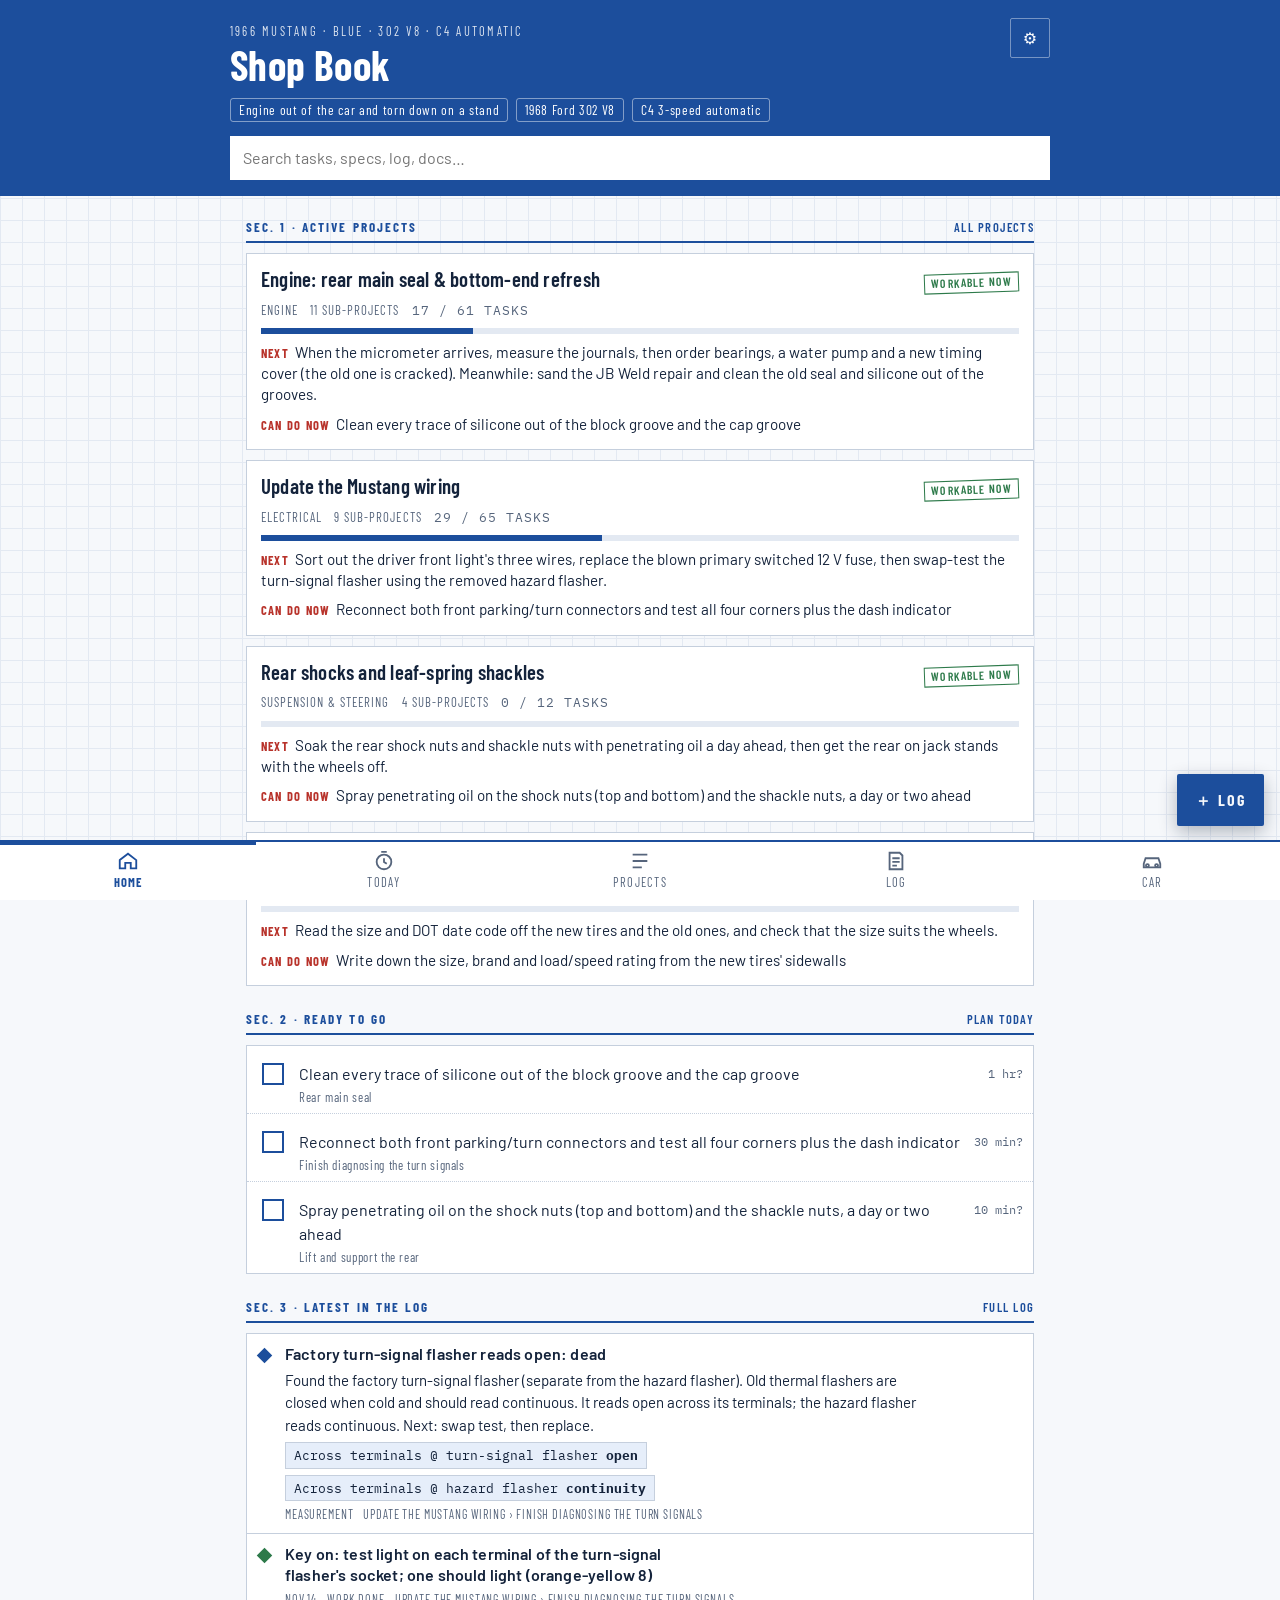
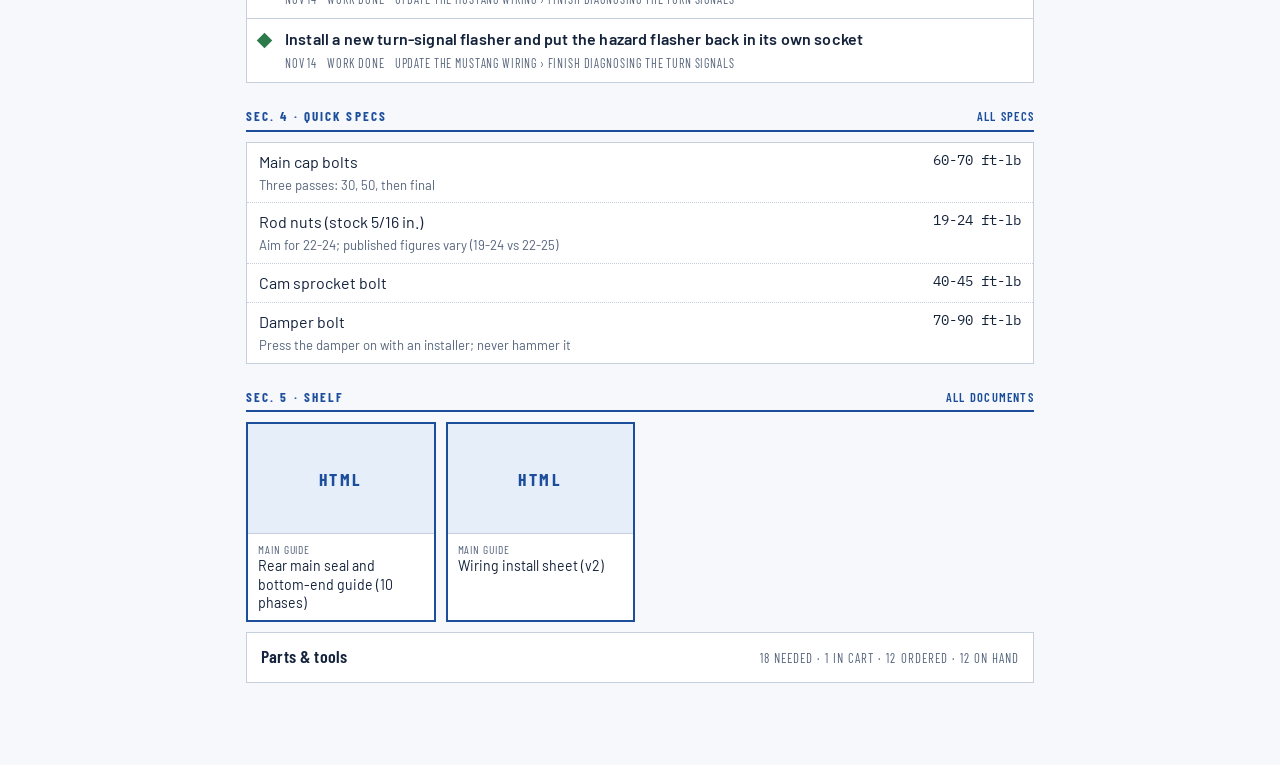
<file: index.html>
<!doctype html>
<html lang="en">
<head>
<meta charset="utf-8">
<meta name="viewport" content="width=device-width,initial-scale=1,viewport-fit=cover">
<title>Shop Book</title>
<meta name="description" content="Projects, work log and specs for a 1966 Mustang.">
<meta name="theme-color" content="#1c4e9c">
<meta name="robots" content="noindex">
<link rel="manifest" href="manifest.webmanifest">
<link rel="icon" href="icons/icon.svg" type="image/svg+xml">
<link rel="apple-touch-icon" href="icons/icon-192.png">
<meta name="apple-mobile-web-app-capable" content="yes">
<meta name="apple-mobile-web-app-status-bar-style" content="black-translucent">
<link rel="preconnect" href="https://fonts.googleapis.com">
<link rel="preconnect" href="https://fonts.gstatic.com" crossorigin>
<link rel="stylesheet" href="https://fonts.googleapis.com/css2?family=Barlow+Condensed:wght@500;600;700&family=Barlow:wght@400;500;600&family=IBM+Plex+Mono:wght@400;500&display=swap">
<link rel="stylesheet" href="app/style.css">
</head>
<body>
<a id="sync" href="#/settings" hidden></a>
<main id="view"><div class="page"><p class="muted">Loading the shop book…</p></div></main>
<button class="fab" id="fab" type="button" aria-label="Log something">＋ LOG</button>
<nav id="tabs" aria-label="Main">
  <a href="#/" data-tab="home"><svg viewBox="0 0 24 24" fill="none" stroke="currentColor" stroke-width="2"><path d="M3 11l9-7 9 7v9h-6v-6H9v6H3z"/></svg>Home</a>
  <a href="#/today" data-tab="today"><svg viewBox="0 0 24 24" fill="none" stroke="currentColor" stroke-width="2"><circle cx="12" cy="13" r="8"/><path d="M12 9v4l3 2M9 2h6"/></svg>Today</a>
  <a href="#/projects" data-tab="projects"><svg viewBox="0 0 24 24" fill="none" stroke="currentColor" stroke-width="2"><path d="M4 5h16M4 12h16M4 19h10"/></svg>Projects</a>
  <a href="#/log" data-tab="log"><svg viewBox="0 0 24 24" fill="none" stroke="currentColor" stroke-width="2"><path d="M5 3h11l3 3v15H5z"/><path d="M8 9h8M8 13h8M8 17h5"/></svg>Log</a>
  <a href="#/car" data-tab="car"><svg viewBox="0 0 24 24" fill="none" stroke="currentColor" stroke-width="2"><path d="M3 15l2-6h14l2 6v4H3z"/><circle cx="7" cy="17" r="1.6"/><circle cx="17" cy="17" r="1.6"/></svg>Car</a>
</nav>
<dialog id="sheet"></dialog>
<div id="toast" role="status" hidden></div>
<datalist id="units"><option value="in"><option value="mm"><option value="V"><option value="ohm"><option value="A"><option value="ft-lb"><option value="in-lb"><option value="psi"><option value="°F"><option value="qt"><option value="mi"></datalist>
<script type="module" src="app/main.js"></script>
</body>
</html>
</file>
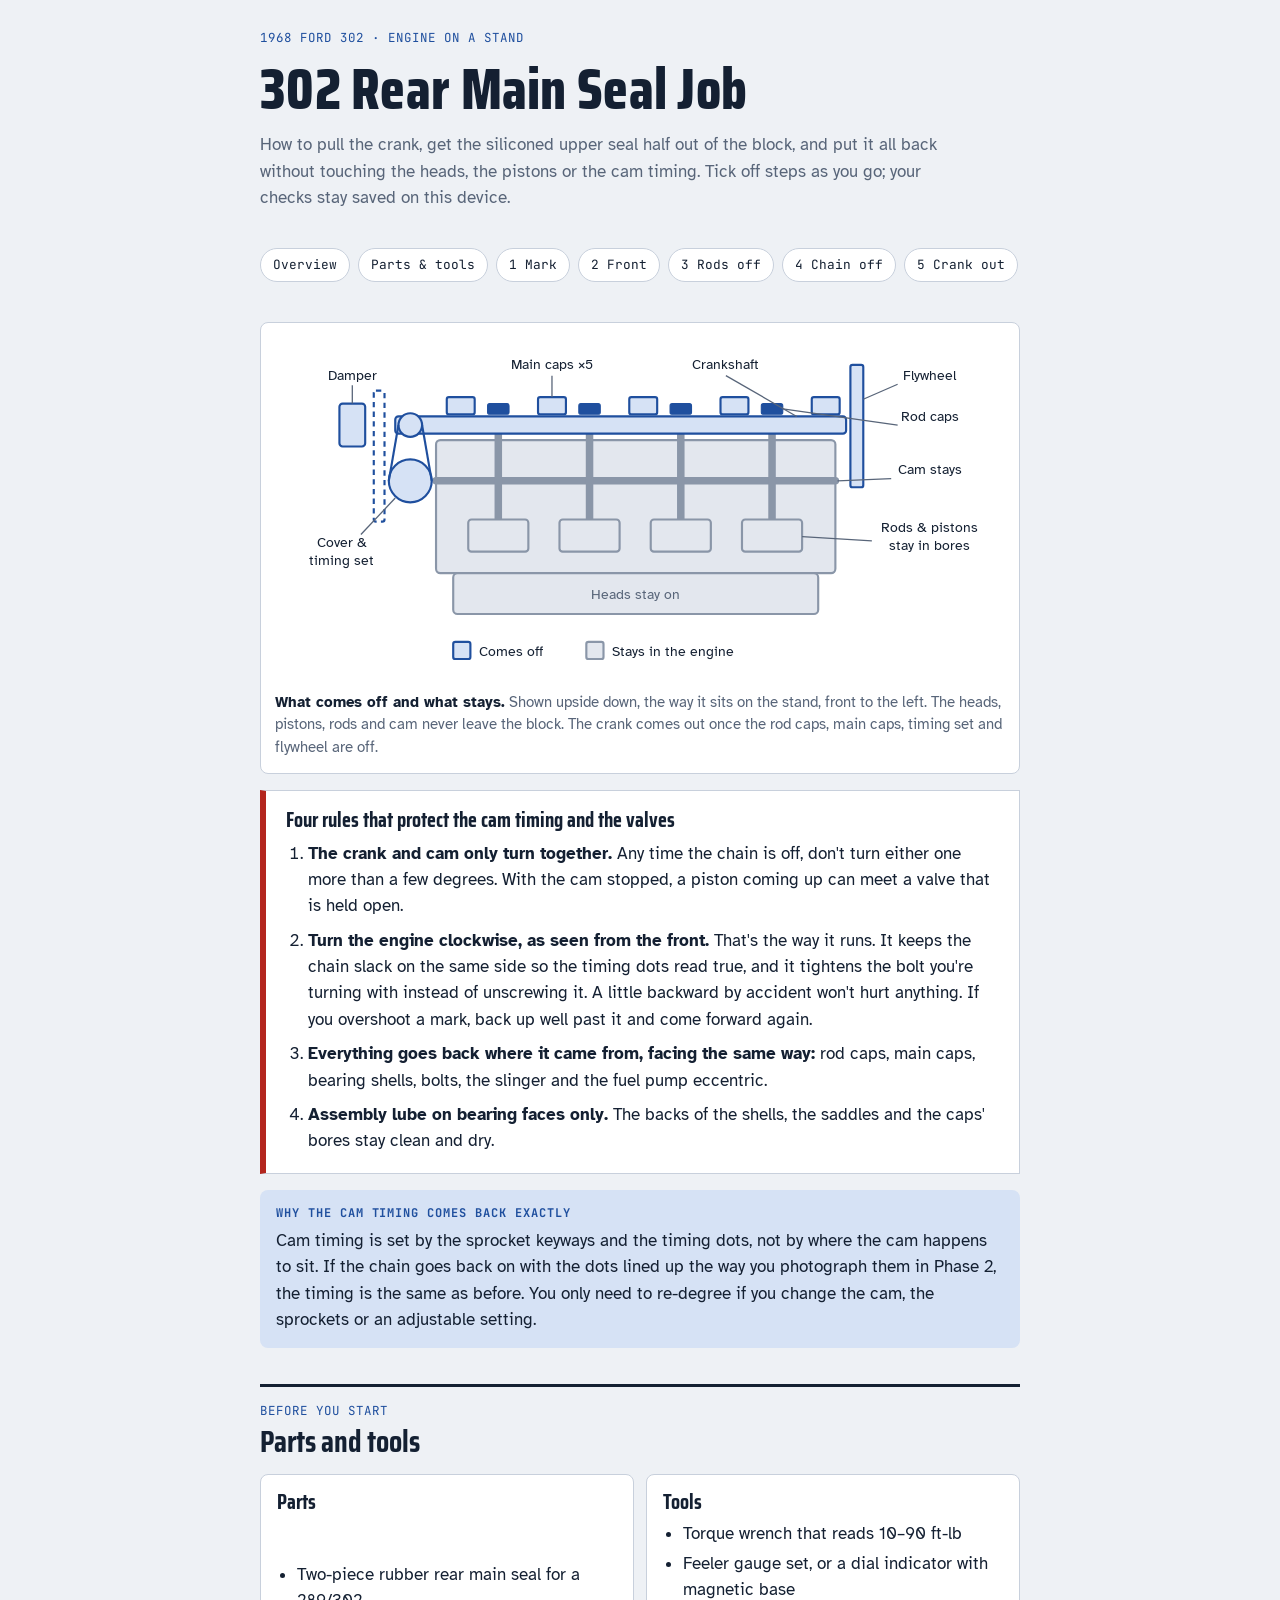
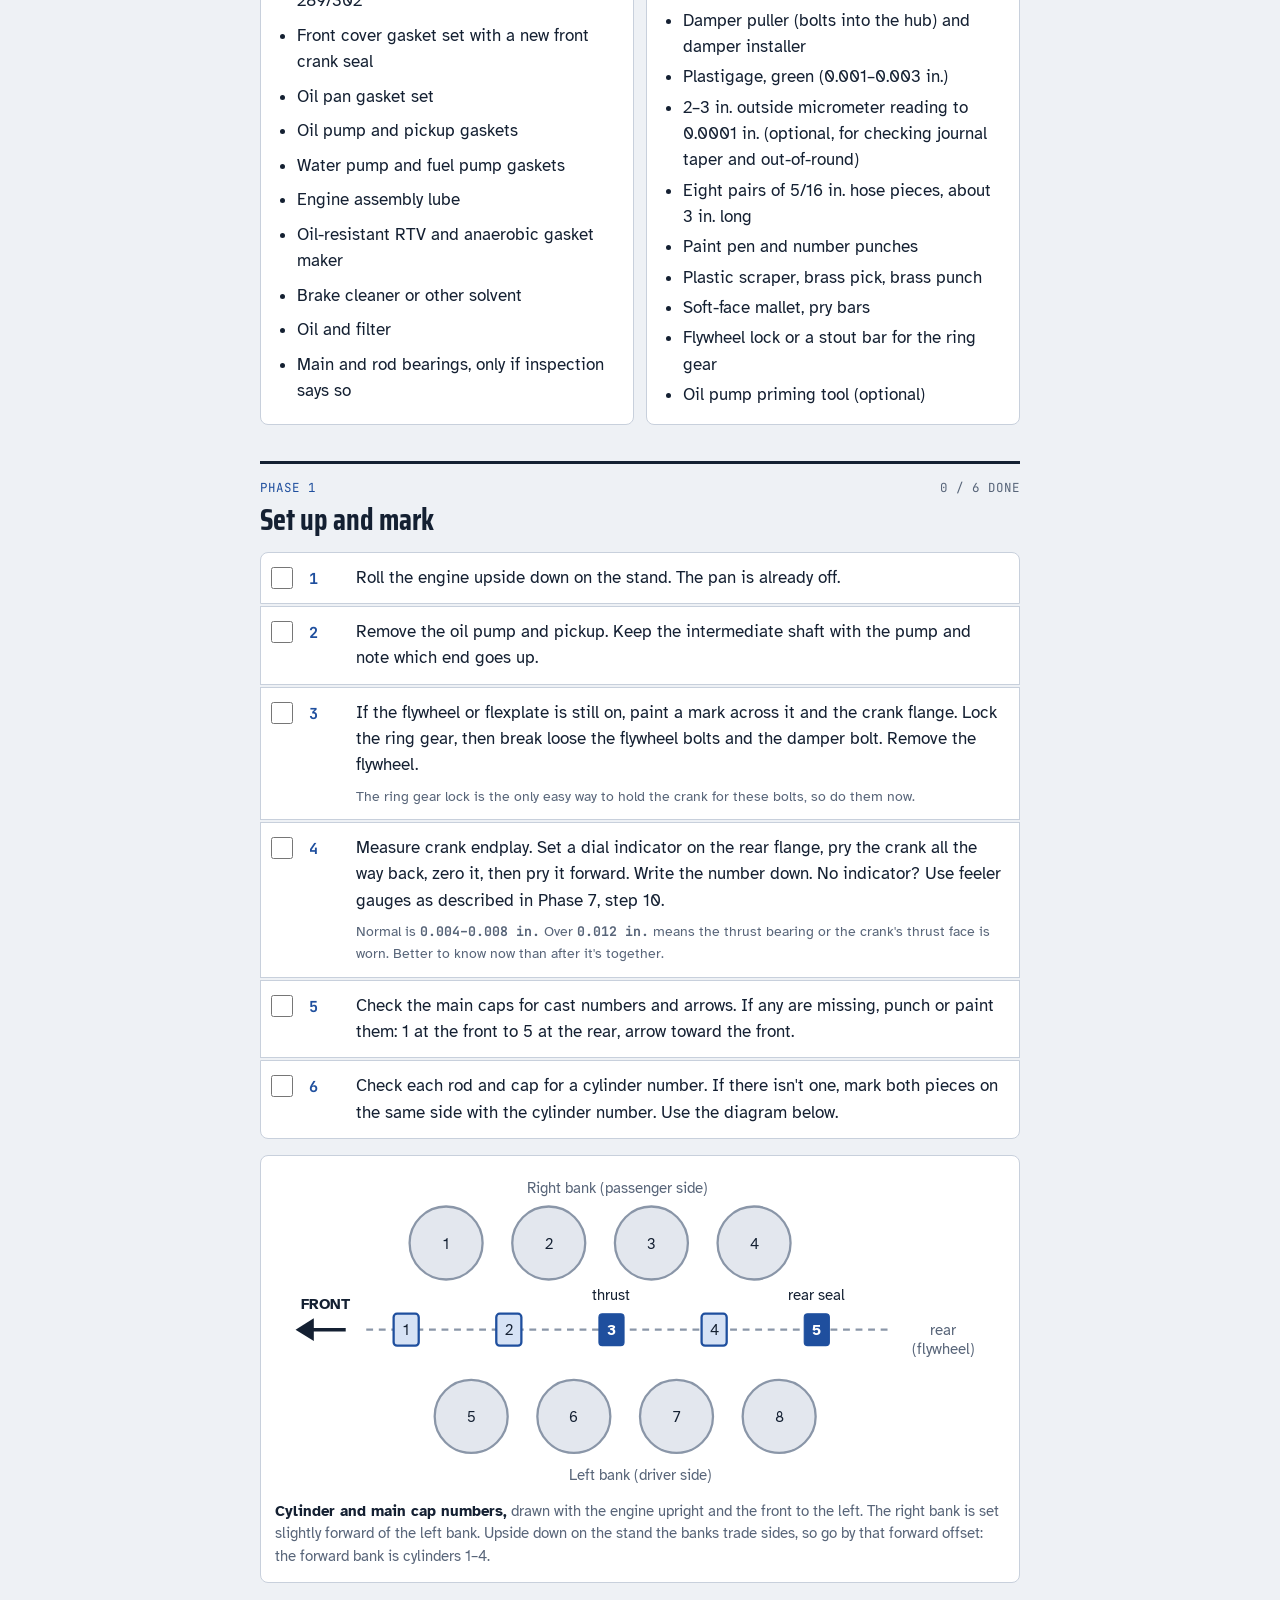
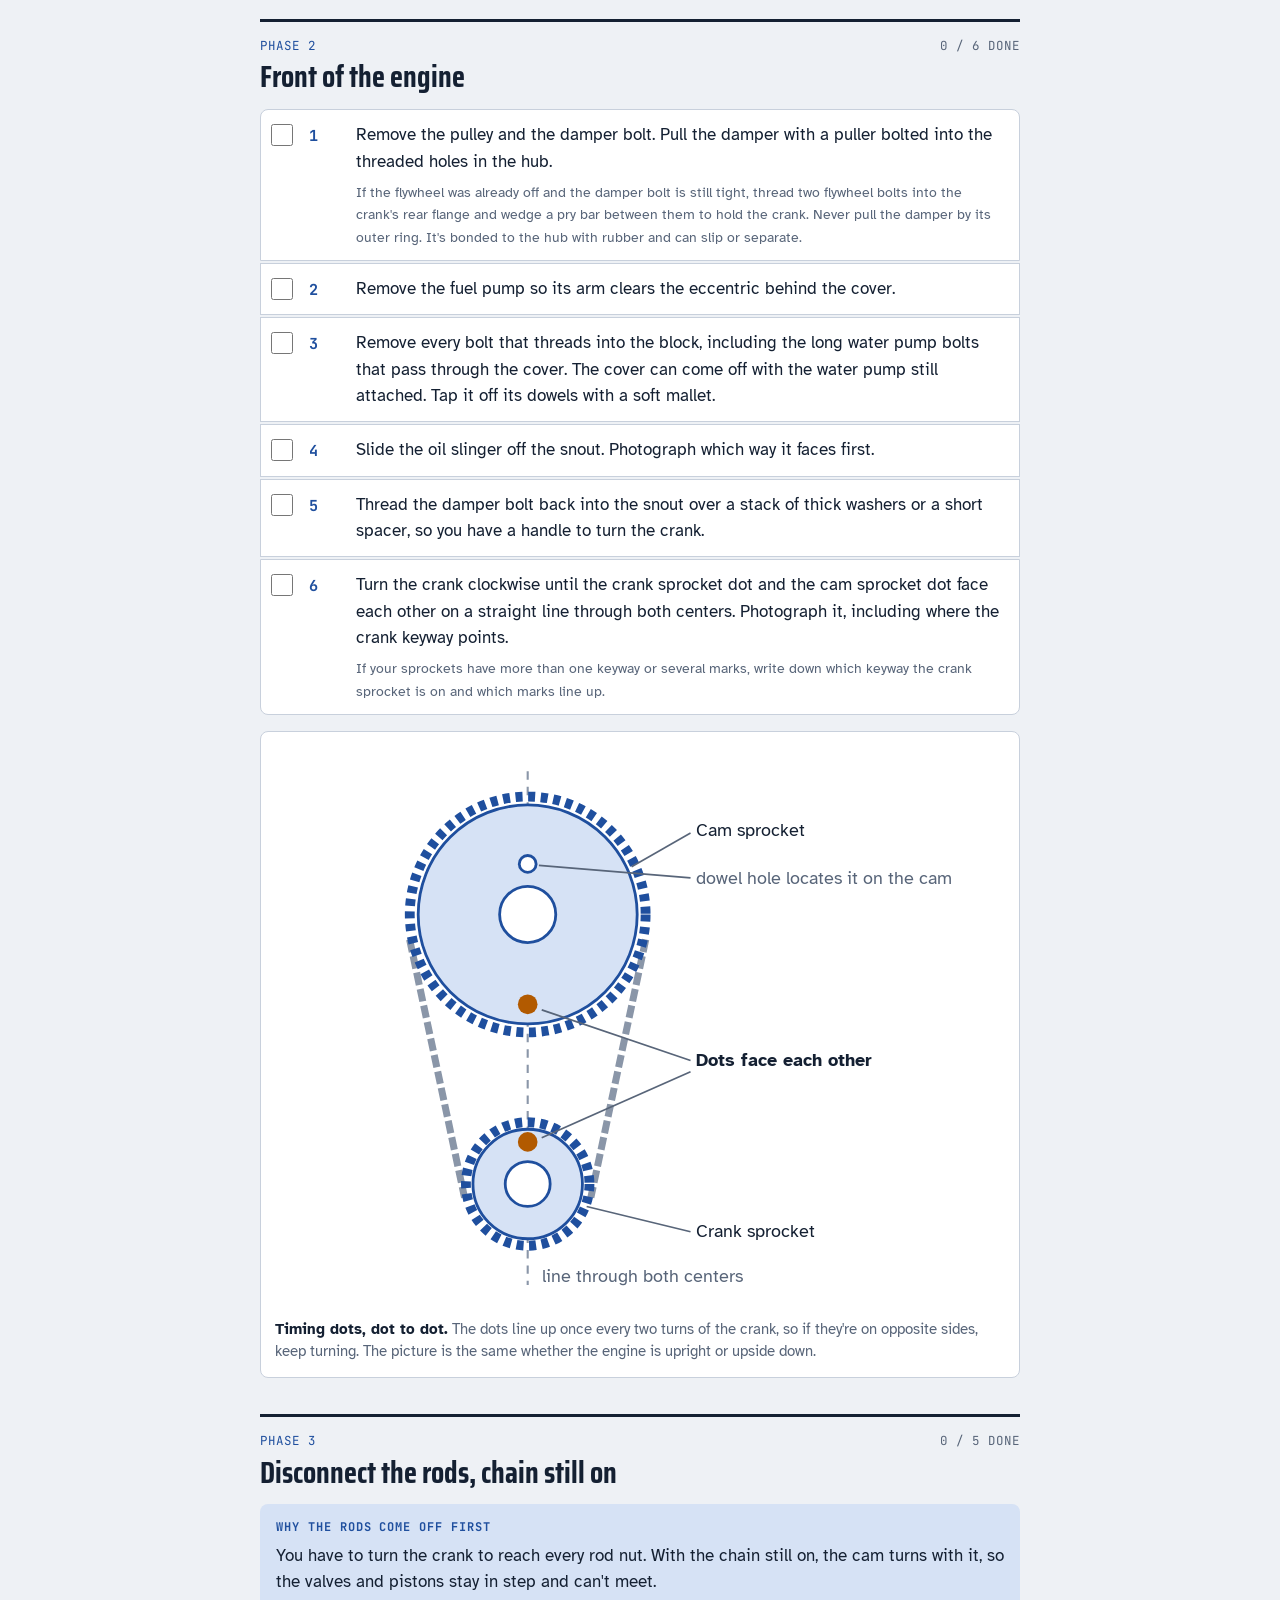
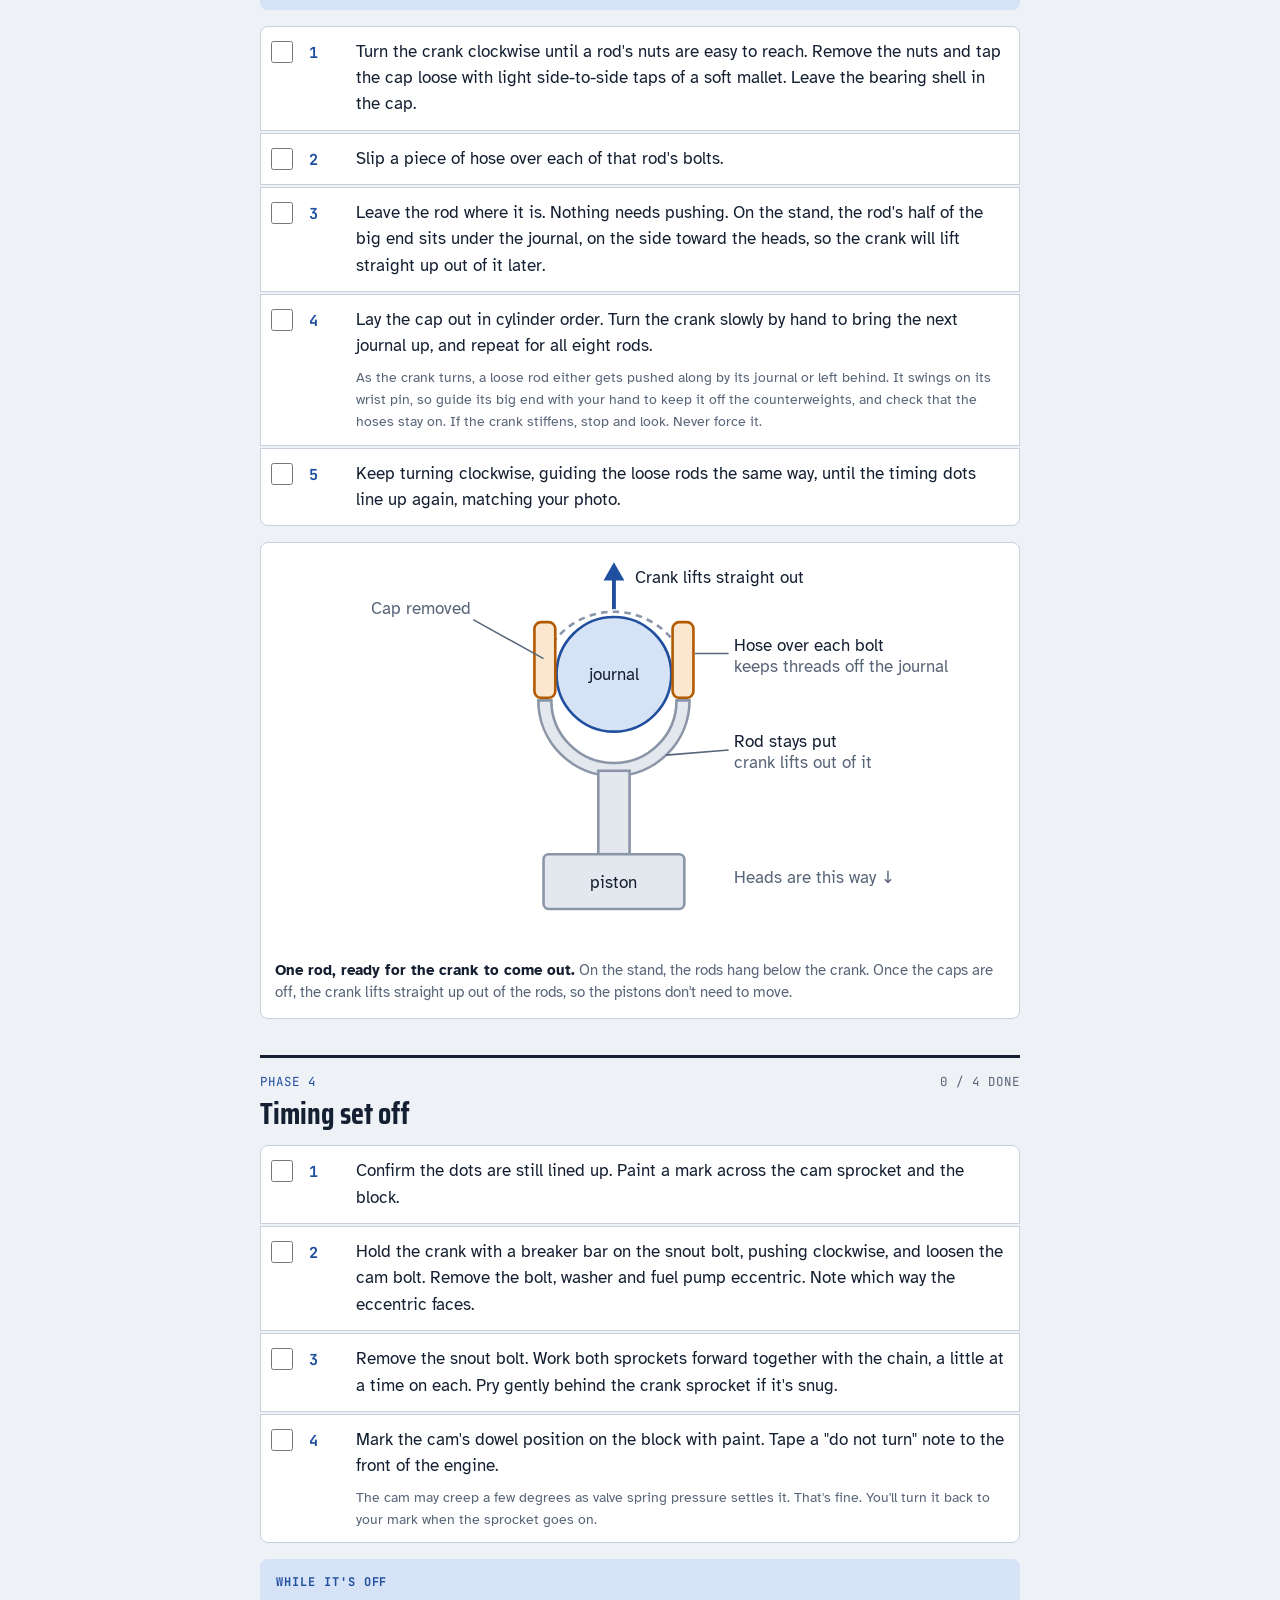
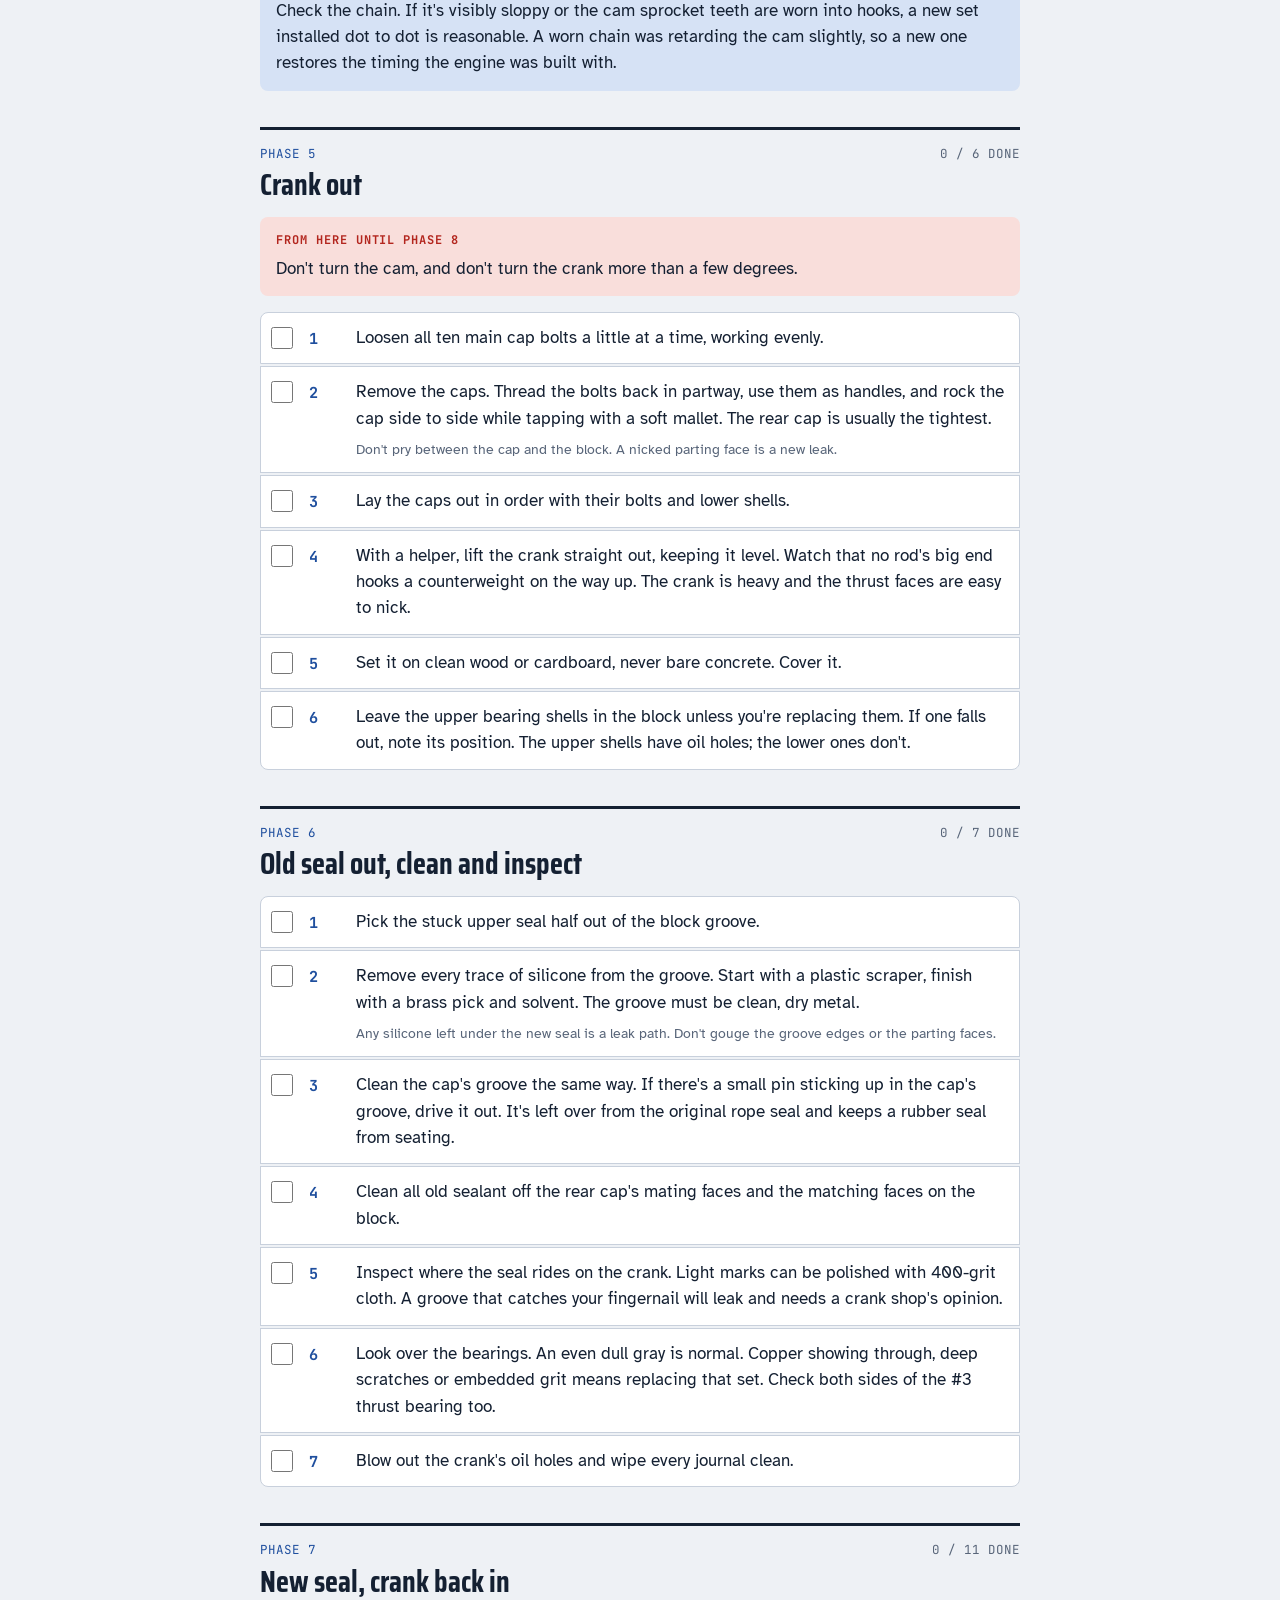
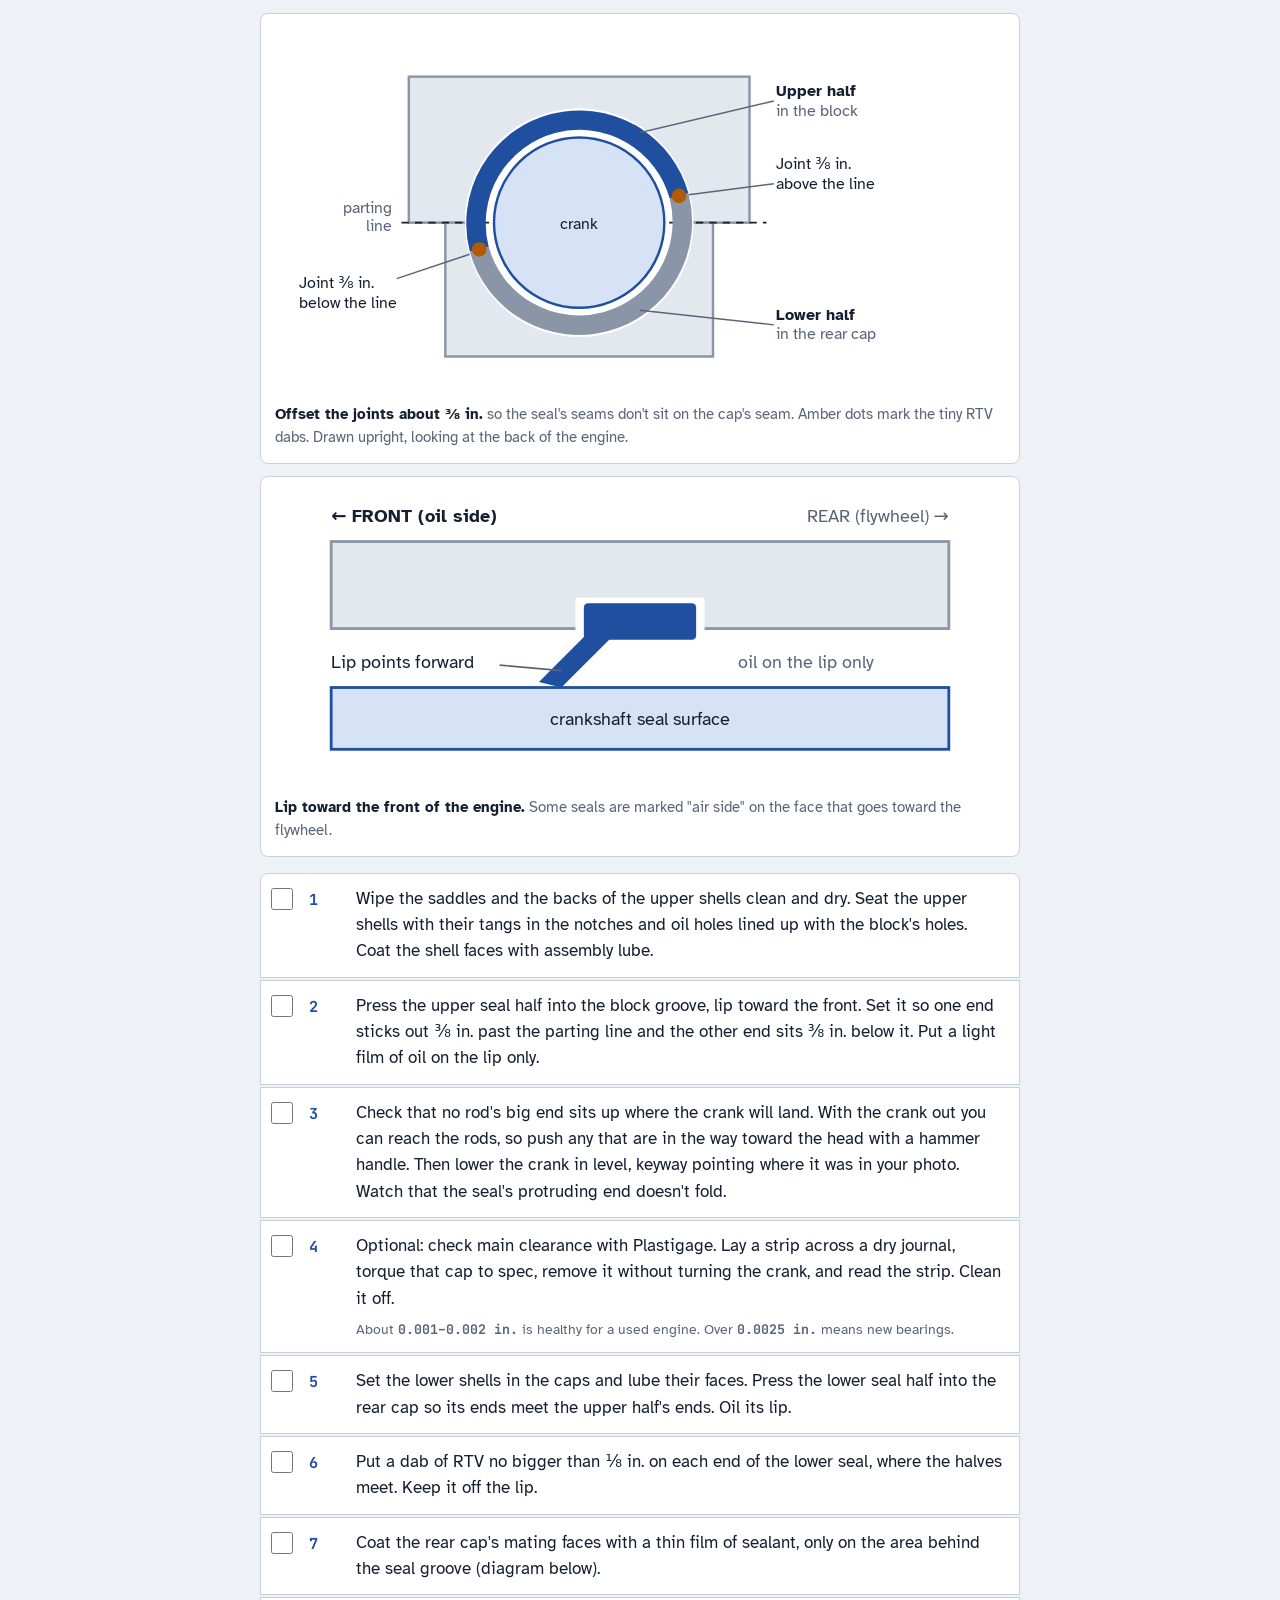
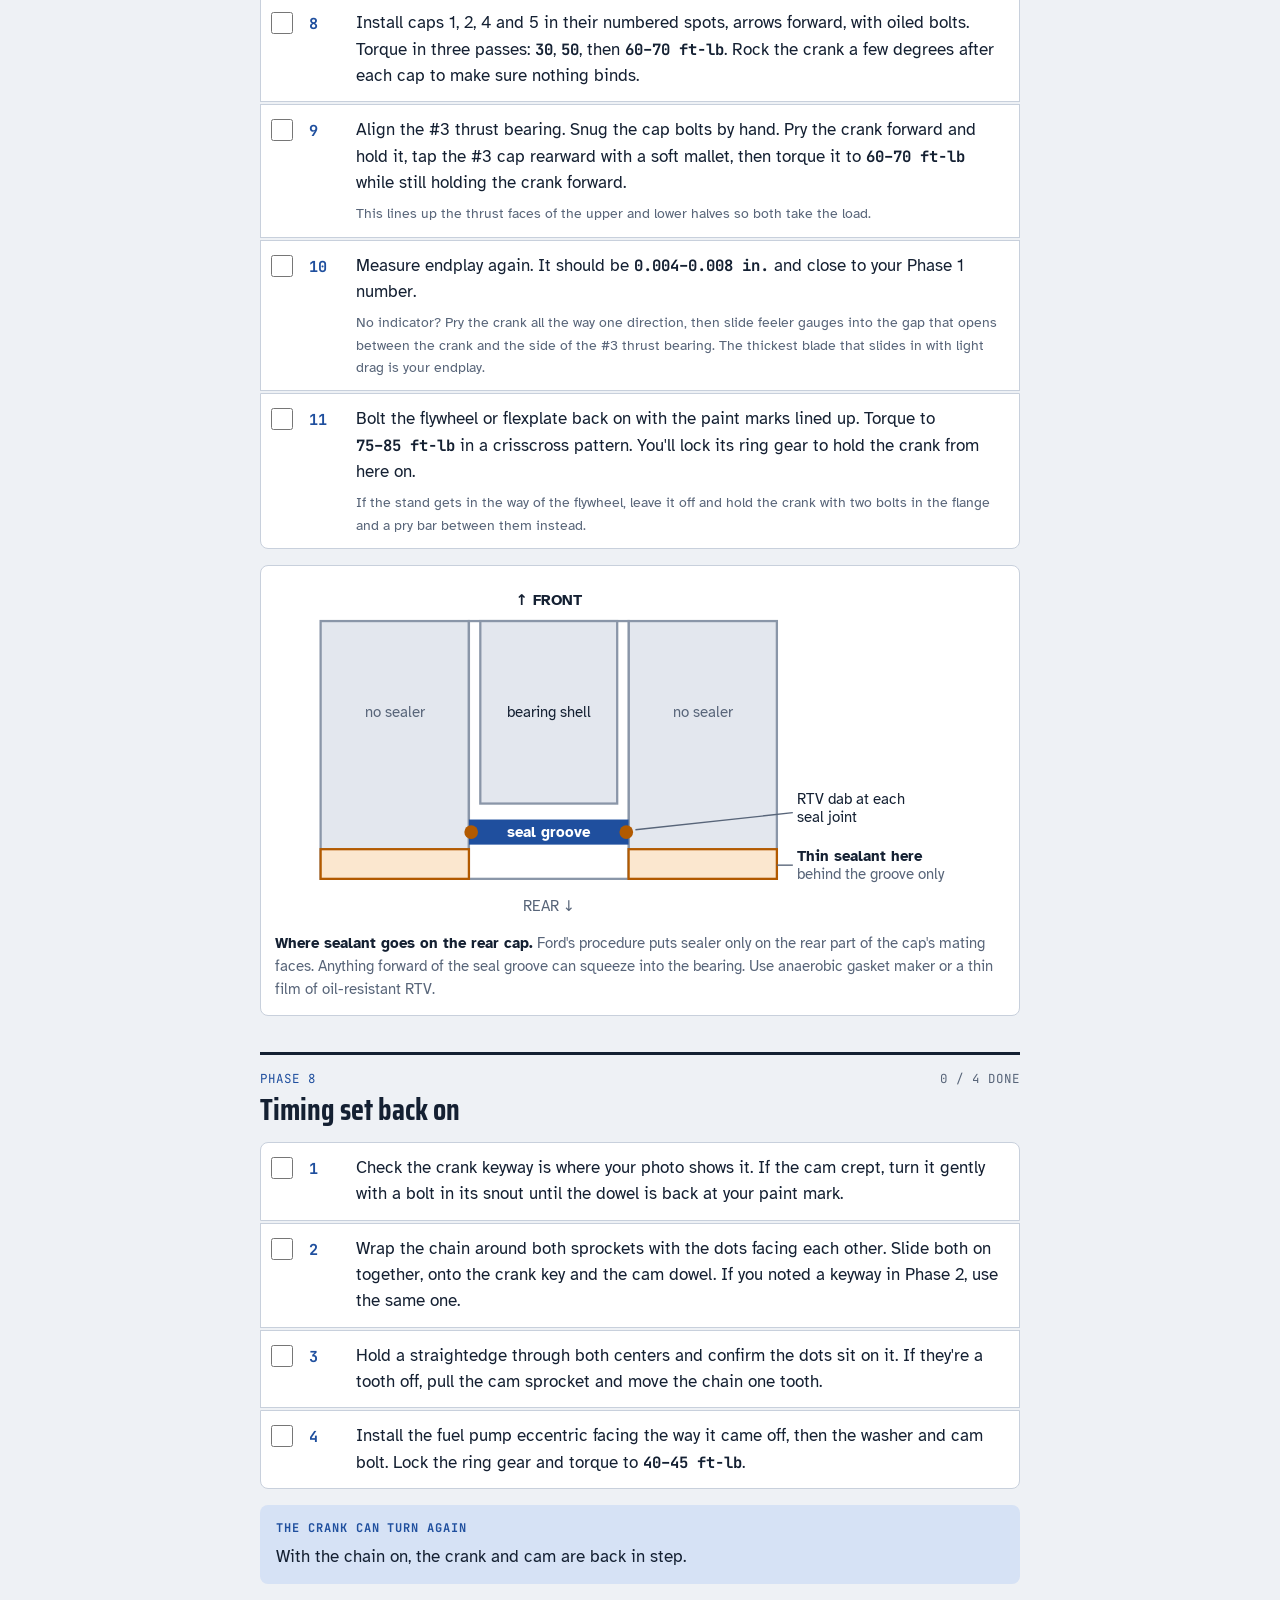
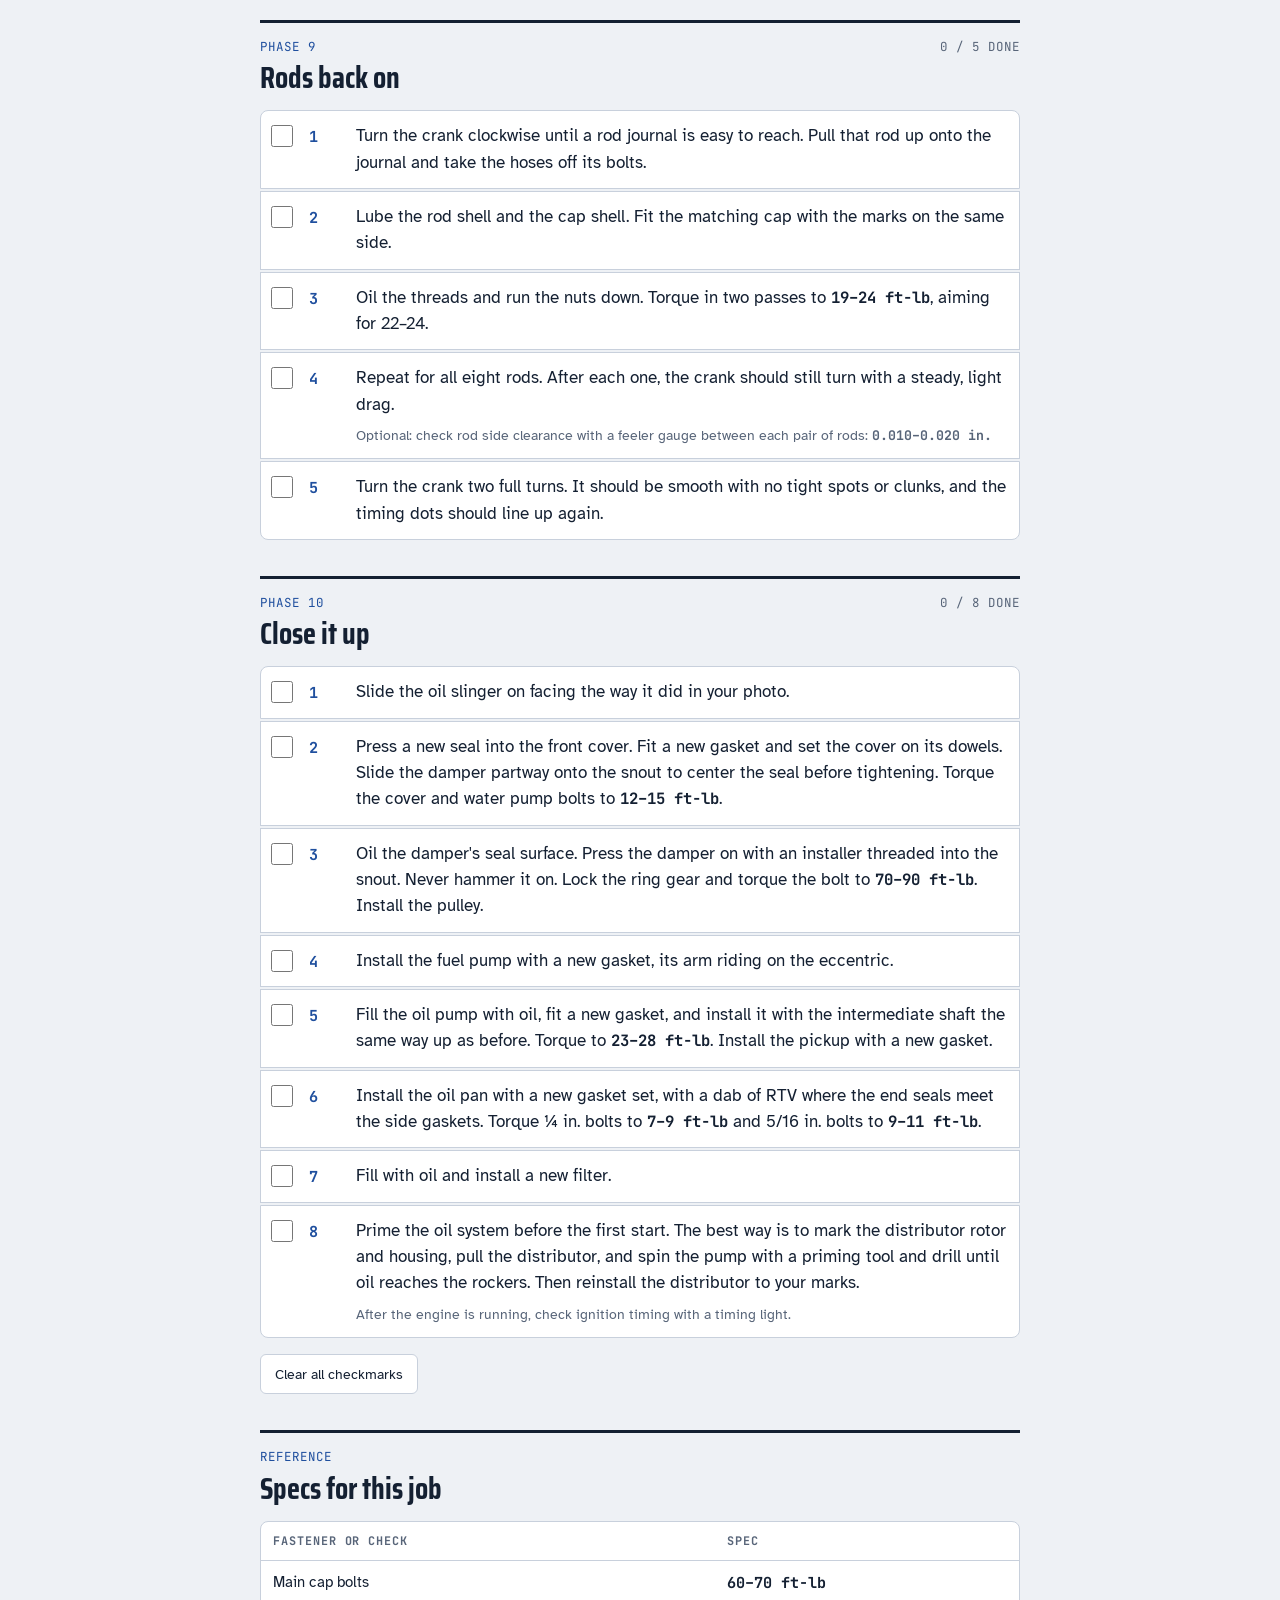
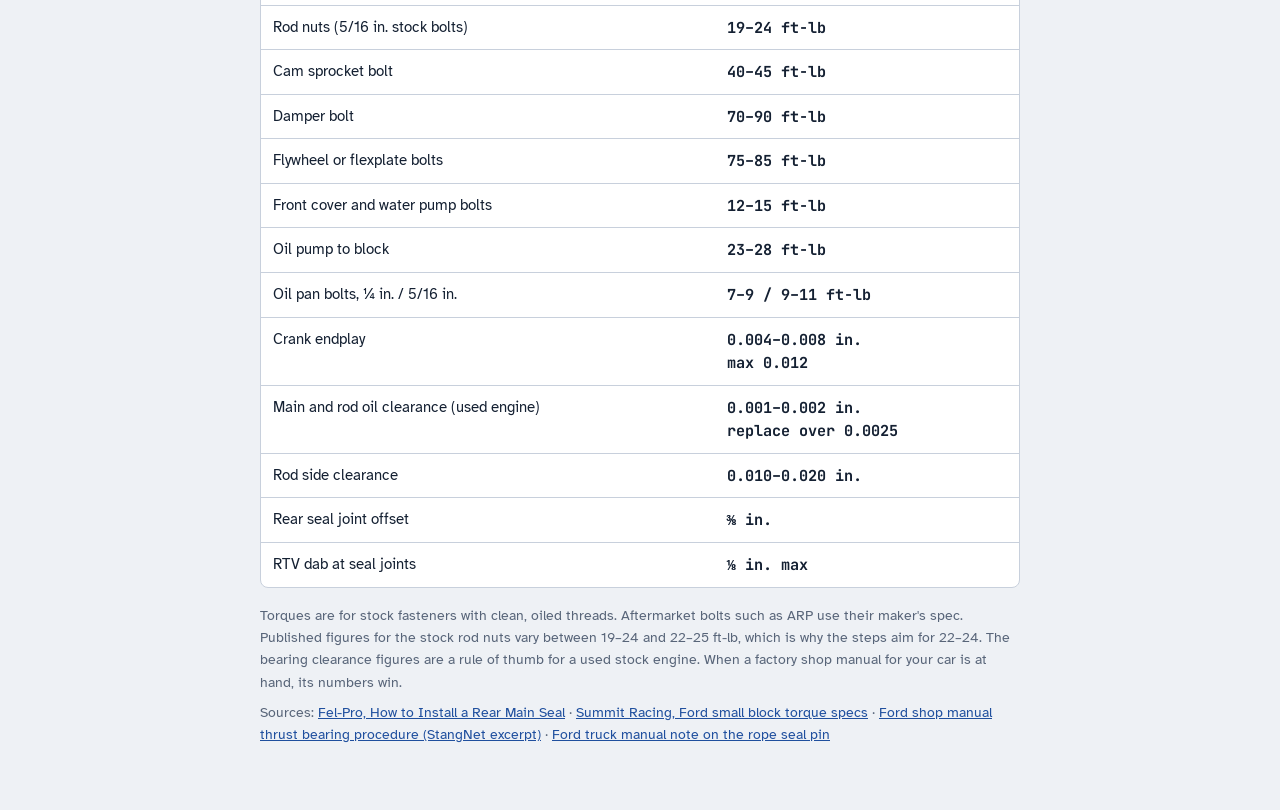
<file: files/engine-302/guide/302-rear-main-seal-guide.html>
<!doctype html><html><head><meta charset=utf8><meta name=viewport content="width=device-width,initial-scale=1,viewport-fit=cover"><style>:root{color-scheme:light;box-sizing:border-box;padding-top:env(safe-area-inset-top,0px);padding-bottom:env(safe-area-inset-bottom,0px)}html{scroll-padding-top:env(safe-area-inset-top,0px)}body{margin:0;padding:0;font:14px -apple-system,BlinkMacSystemFont,sans-serif;background:#fff;color:#000}img{max-width:100%}[hidden]:not([hidden=until-found i]){display:none!important}</style></head><body>
<title>302 Rear Main Seal Job</title>
<meta name="claude:viewport-fit-sides" content="cover">
<link rel="preconnect" href="https://fonts.googleapis.com">
<link rel="stylesheet" href="https://fonts.googleapis.com/css2?family=Atkinson+Hyperlegible:ital,wght@0,400;0,700;1,400&family=JetBrains+Mono:wght@500;700&family=Saira+Condensed:wght@600;700;800&display=swap">
<style>
/* Layout: one shop-manual column; phases as numbered sections, each step tickable; specs table at the end. */
:root {
  --paper: #eef1f5;
  --card: #ffffff;
  --ink: #142032;
  --muted: #586579;
  --line: #c8d0dc;
  --engine: #1f4f9e;      /* Ford engine blue: parts that come off */
  --engine-soft: #d6e2f5;
  --stay: #8a96a8;        /* parts that stay in */
  --stay-soft: #e3e7ee;
  --amber: #b25a00;       /* sealant, caution */
  --amber-soft: #fbe7cf;
  --stop: #b3261e;
  --stop-soft: #f9dedb;
  --display: "Saira Condensed", "Arial Narrow", "Roboto Condensed", sans-serif;
  --body: "Atkinson Hyperlegible", "Segoe UI", system-ui, sans-serif;
  --mono: "JetBrains Mono", ui-monospace, "SFMono-Regular", Menlo, monospace;
}
@media (prefers-color-scheme: dark) {
  :root:not([data-theme="light"]) {
    --paper: #0e1520; --card: #151f2e; --ink: #e5ebf3; --muted: #95a3b6; --line: #2a374a;
    --engine: #79a3ec; --engine-soft: #1d3157; --stay: #6f7d91; --stay-soft: #1f2a3a;
    --amber: #f2a54e; --amber-soft: #3d2a12; --stop: #f37b70; --stop-soft: #3f1c1a;
    color-scheme: dark;
  }
}
:root[data-theme="dark"] {
  --paper: #0e1520; --card: #151f2e; --ink: #e5ebf3; --muted: #95a3b6; --line: #2a374a;
  --engine: #79a3ec; --engine-soft: #1d3157; --stay: #6f7d91; --stay-soft: #1f2a3a;
  --amber: #f2a54e; --amber-soft: #3d2a12; --stop: #f37b70; --stop-soft: #3f1c1a;
  color-scheme: dark;
}
* { box-sizing: border-box; }
body {
  background: var(--paper); color: var(--ink);
  font: 17px/1.55 var(--body);
  padding-left: max(16px, env(safe-area-inset-left, 0px));
  padding-right: max(16px, env(safe-area-inset-right, 0px));
  padding-block: 28px 64px;
}
.wrap { max-width: 760px; margin: 0 auto; display: grid; gap: 36px; }
h1, h2, h3 { font-family: var(--display); line-height: 1.05; text-wrap: balance; margin: 0; }
h1 { font-size: clamp(2.4rem, 8vw, 3.6rem); font-weight: 800; letter-spacing: .005em; }
h2 { font-size: 1.9rem; font-weight: 700; }
h3 { font-size: 1.3rem; font-weight: 700; }
p { margin: 0; }
.eyebrow { font-family: var(--mono); font-size: .78rem; letter-spacing: .08em; text-transform: uppercase; color: var(--engine); }
.lede { color: var(--muted); font-size: 1.08rem; max-width: 62ch; }
header { display: grid; gap: 12px; }
section { display: grid; gap: 16px; min-width: 0; }
.phase-head { display: grid; gap: 6px; border-top: 3px solid var(--ink); padding-top: 14px; }
.phase-head .eyebrow { display: flex; justify-content: space-between; gap: 12px; }
.count { color: var(--muted); font-variant-numeric: tabular-nums; }

nav.jump { display: flex; gap: 8px; overflow-x: auto; padding-bottom: 4px; }
nav.jump a {
  flex: none; font-family: var(--mono); font-size: .8rem; color: var(--ink); text-decoration: none;
  border: 1px solid var(--line); background: var(--card); border-radius: 999px; padding: 6px 12px;
}
nav.jump a:focus-visible, button:focus-visible, input:focus-visible + span { outline: 2px solid var(--engine); outline-offset: 2px; }

.rules { background: var(--card); border: 1px solid var(--line); border-left: 6px solid var(--stop); padding: 18px 18px 18px 20px; display: grid; gap: 10px; }
.rules ol { margin: 0; padding-left: 1.3em; display: grid; gap: 8px; }

ol.steps { list-style: none; margin: 0; padding: 0; display: grid; gap: 2px; counter-reset: step; }
ol.steps > li { counter-increment: step; }
ol.steps label {
  display: grid; grid-template-columns: 28px 2.2em 1fr; gap: 0 10px; align-items: start;
  padding: 12px 12px 12px 10px; background: var(--card); border: 1px solid var(--line); cursor: pointer;
}
ol.steps > li:first-child label { border-radius: 8px 8px 0 0; }
ol.steps > li:last-child label { border-radius: 0 0 8px 8px; }
ol.steps > li:only-child label { border-radius: 8px; }
ol.steps label::before {
  content: counter(step); grid-column: 2; grid-row: 1; font-family: var(--mono); font-weight: 700;
  color: var(--engine); font-size: .95rem; padding-top: 2px; font-variant-numeric: tabular-nums;
}
ol.steps input { grid-column: 1; grid-row: 1; width: 22px; height: 22px; margin: 2px 0 0; accent-color: var(--engine); }
ol.steps .txt { grid-column: 3; grid-row: 1; min-width: 0; display: grid; gap: 6px; }
ol.steps input:checked ~ .txt { color: var(--muted); }
ol.steps input:checked ~ .txt b { color: var(--muted); }
.txt small { color: var(--muted); font-size: .9rem; }

.callout { padding: 14px 16px; border-radius: 8px; display: grid; gap: 6px; }
.callout .tag { font-family: var(--mono); font-size: .75rem; letter-spacing: .08em; text-transform: uppercase; font-weight: 700; }
.callout.stop { background: var(--stop-soft); }
.callout.stop .tag { color: var(--stop); }
.callout.tip { background: var(--engine-soft); }
.callout.tip .tag { color: var(--engine); }
.callout.seal { background: var(--amber-soft); }
.callout.seal .tag { color: var(--amber); }

.spec { font-family: var(--mono); font-weight: 700; white-space: nowrap; font-size: .92em; }

figure { margin: 0; background: var(--card); border: 1px solid var(--line); border-radius: 8px; padding: 14px; display: grid; gap: 10px; min-width: 0; }
figure .sv { overflow-x: auto; }
figure svg { display: block; width: 100%; height: auto; min-width: 300px; }
figcaption { font-size: .92rem; color: var(--muted); }
figcaption b { color: var(--ink); }

/* diagram tokens */
svg text { font-family: var(--body); font-size: 13px; fill: var(--ink); }
svg .lbl-muted { fill: var(--muted); }
svg .on-fill { fill: var(--card); font-weight: 700; }
svg .off { fill: var(--engine-soft); stroke: var(--engine); stroke-width: 2; }
svg .off-solid { fill: var(--engine); stroke: var(--engine); }
svg .stay { fill: var(--stay-soft); stroke: var(--stay); stroke-width: 2; }
svg .ghost { fill: none; stroke: var(--stay); stroke-width: 2; stroke-dasharray: 5 4; }
svg .lead { stroke: var(--muted); stroke-width: 1.2; fill: none; }
svg .amber { fill: var(--amber); }
svg .amber-zone { fill: var(--amber-soft); stroke: var(--amber); stroke-width: 2; }
svg .seal-a { fill: none; stroke: var(--engine); stroke-width: 16; }
svg .seal-b { fill: none; stroke: var(--stay); stroke-width: 16; }
svg .bg { fill: var(--card); }
svg .ink-stroke { stroke: var(--ink); fill: none; }

.two { display: grid; grid-template-columns: 1fr 1fr; gap: 12px; }
@media (max-width: 620px) { .two { grid-template-columns: 1fr; } }
.stack { display: grid; gap: 12px; }
ul.plain { margin: 0; padding-left: 1.2em; display: grid; gap: 4px; }
.box { background: var(--card); border: 1px solid var(--line); border-radius: 8px; padding: 16px; display: grid; gap: 8px; min-width: 0; }

.tablewrap { overflow-x: auto; background: var(--card); border: 1px solid var(--line); border-radius: 8px; }
table { border-collapse: collapse; width: 100%; font-size: .95rem; }
th, td { text-align: left; padding: 10px 12px; border-bottom: 1px solid var(--line); vertical-align: top; }
th { font-family: var(--mono); font-size: .74rem; letter-spacing: .08em; text-transform: uppercase; color: var(--muted); font-weight: 700; }
td.v { font-family: var(--mono); font-weight: 700; white-space: nowrap; font-variant-numeric: tabular-nums; }
tr:last-child td { border-bottom: 0; }
.foot { color: var(--muted); font-size: .9rem; display: grid; gap: 8px; }
.foot a { color: var(--engine); }
button.reset { justify-self: start; font: inherit; font-size: .9rem; background: var(--card); color: var(--ink); border: 1px solid var(--line); border-radius: 6px; padding: 8px 14px; cursor: pointer; }
@media (prefers-reduced-motion: reduce) { * { scroll-behavior: auto !important; } }
html { scroll-behavior: smooth; }
</style>

<div class="wrap">

<header>
  <span class="eyebrow">1968 Ford 302 · engine on a stand</span>
  <h1>302 Rear Main Seal Job</h1>
  <p class="lede">How to pull the crank, get the siliconed upper seal half out of the block, and put it all back without touching the heads, the pistons or the cam timing. Tick off steps as you go; your checks stay saved on this device.</p>
</header>

<nav class="jump" aria-label="Phases">
  <a href="#overview">Overview</a>
  <a href="#parts">Parts &amp; tools</a>
  <a href="#p1">1 Mark</a>
  <a href="#p2">2 Front</a>
  <a href="#p3">3 Rods off</a>
  <a href="#p4">4 Chain off</a>
  <a href="#p5">5 Crank out</a>
  <a href="#p6">6 Seal &amp; clean</a>
  <a href="#p7">7 Crank in</a>
  <a href="#p8">8 Chain on</a>
  <a href="#p9">9 Rods on</a>
  <a href="#p10">10 Close up</a>
  <a href="#specs">Specs</a>
</nav>

<section id="overview">
  <figure>
    <div class="sv">
    <svg viewBox="0 0 680 320" role="img" aria-label="Side view of the 302 upside down on the stand. The damper, front cover, timing set, main caps, rod caps, crankshaft and flywheel come off. The heads, pistons, rods and camshaft stay in.">
      <!-- block -->
      <rect class="stay" x="150" y="96" width="372" height="124" rx="4"/>
      <!-- heads -->
      <rect class="stay" x="166" y="220" width="340" height="38" rx="4"/>
      <text x="336" y="244" text-anchor="middle" class="lbl-muted">Heads stay on</text>
      <!-- cam -->
      <line x1="150" y1="134" x2="522" y2="134" stroke="var(--stay)" stroke-width="7" stroke-linecap="round"/>
      <!-- pistons -->
      <rect class="stay" x="180" y="170" width="56" height="30" rx="3"/>
      <rect class="stay" x="265" y="170" width="56" height="30" rx="3"/>
      <rect class="stay" x="350" y="170" width="56" height="30" rx="3"/>
      <rect class="stay" x="435" y="170" width="56" height="30" rx="3"/>
      <!-- rods -->
      <line x1="208" y1="170" x2="208" y2="88" stroke="var(--stay)" stroke-width="7"/>
      <line x1="293" y1="170" x2="293" y2="88" stroke="var(--stay)" stroke-width="7"/>
      <line x1="378" y1="170" x2="378" y2="88" stroke="var(--stay)" stroke-width="7"/>
      <line x1="463" y1="170" x2="463" y2="88" stroke="var(--stay)" stroke-width="7"/>
      <!-- crank -->
      <rect class="off" x="112" y="74" width="420" height="16" rx="3"/>
      <!-- rod caps -->
      <rect class="off-solid" x="198" y="62" width="20" height="10" rx="2"/>
      <rect class="off-solid" x="283" y="62" width="20" height="10" rx="2"/>
      <rect class="off-solid" x="368" y="62" width="20" height="10" rx="2"/>
      <rect class="off-solid" x="453" y="62" width="20" height="10" rx="2"/>
      <!-- main caps -->
      <rect class="off" x="160" y="56" width="26" height="16" rx="2"/>
      <rect class="off" x="245" y="56" width="26" height="16" rx="2"/>
      <rect class="off" x="330" y="56" width="26" height="16" rx="2"/>
      <rect class="off" x="415" y="56" width="26" height="16" rx="2"/>
      <rect class="off" x="500" y="56" width="26" height="16" rx="2"/>
      <!-- timing set -->
      <circle class="off" cx="126" cy="134" r="20"/>
      <circle class="off" cx="126" cy="82" r="11"/>
      <line x1="106" y1="134" x2="115" y2="82" stroke="var(--engine)" stroke-width="2"/>
      <line x1="146" y1="134" x2="137" y2="82" stroke="var(--engine)" stroke-width="2"/>
      <!-- front cover -->
      <rect x="92" y="50" width="10" height="122" rx="2" fill="none" stroke="var(--engine)" stroke-width="2" stroke-dasharray="5 4"/>
      <!-- damper -->
      <rect class="off" x="60" y="62" width="24" height="40" rx="3"/>
      <!-- flywheel -->
      <rect class="off" x="536" y="26" width="12" height="114" rx="2"/>

      <!-- labels -->
      <text x="72" y="40" text-anchor="middle">Damper</text>
      <line class="lead" x1="72" y1="45" x2="72" y2="62"/>
      <text x="62" y="196" text-anchor="middle">Cover &amp;</text>
      <text x="62" y="212" text-anchor="middle">timing set</text>
      <line class="lead" x1="80" y1="184" x2="112" y2="150"/>
      <text x="258" y="30" text-anchor="middle">Main caps ×5</text>
      <line class="lead" x1="258" y1="36" x2="258" y2="56"/>
      <text x="420" y="30" text-anchor="middle">Crankshaft</text>
      <line class="lead" x1="420" y1="36" x2="486" y2="74"/>
      <text x="610" y="40" text-anchor="middle">Flywheel</text>
      <line class="lead" x1="580" y1="44" x2="548" y2="58"/>
      <text x="610" y="128" text-anchor="middle">Cam stays</text>
      <line class="lead" x1="574" y1="132" x2="524" y2="134"/>
      <text x="610" y="182" text-anchor="middle">Rods &amp; pistons</text>
      <text x="610" y="198" text-anchor="middle">stay in bores</text>
      <line class="lead" x1="556" y1="190" x2="491" y2="186"/>
      <text x="610" y="78" text-anchor="middle">Rod caps</text>
      <line class="lead" x1="580" y1="82" x2="473" y2="67"/>

      <!-- legend -->
      <rect class="off" x="166" y="284" width="16" height="16" rx="2"/>
      <text x="190" y="297">Comes off</text>
      <rect class="stay" x="290" y="284" width="16" height="16" rx="2"/>
      <text x="314" y="297">Stays in the engine</text>
    </svg>
    </div>
    <figcaption><b>What comes off and what stays.</b> Shown upside down, the way it sits on the stand, front to the left. The heads, pistons, rods and cam never leave the block. The crank comes out once the rod caps, main caps, timing set and flywheel are off.</figcaption>
  </figure>

  <div class="rules">
    <h3>Four rules that protect the cam timing and the valves</h3>
    <ol>
      <li><b>The crank and cam only turn together.</b> Any time the chain is off, don't turn either one more than a few degrees. With the cam stopped, a piston coming up can meet a valve that is held open.</li>
      <li><b>Turn the engine clockwise, as seen from the front.</b> That's the way it runs. It keeps the chain slack on the same side so the timing dots read true, and it tightens the bolt you're turning with instead of unscrewing it. A little backward by accident won't hurt anything. If you overshoot a mark, back up well past it and come forward again.</li>
      <li><b>Everything goes back where it came from, facing the same way:</b> rod caps, main caps, bearing shells, bolts, the slinger and the fuel pump eccentric.</li>
      <li><b>Assembly lube on bearing faces only.</b> The backs of the shells, the saddles and the caps' bores stay clean and dry.</li>
    </ol>
  </div>

  <div class="callout tip">
    <span class="tag">Why the cam timing comes back exactly</span>
    <p>Cam timing is set by the sprocket keyways and the timing dots, not by where the cam happens to sit. If the chain goes back on with the dots lined up the way you photograph them in Phase 2, the timing is the same as before. You only need to re-degree if you change the cam, the sprockets or an adjustable setting.</p>
  </div>
</section>

<section id="parts">
  <div class="phase-head"><span class="eyebrow">Before you start</span><h2>Parts and tools</h2></div>
  <div class="two">
    <div class="box">
      <h3>Parts</h3>
      <ul class="plain">
        <li>Two-piece rubber rear main seal for a 289/302</li>
        <li>Front cover gasket set with a new front crank seal</li>
        <li>Oil pan gasket set</li>
        <li>Oil pump and pickup gaskets</li>
        <li>Water pump and fuel pump gaskets</li>
        <li>Engine assembly lube</li>
        <li>Oil-resistant RTV and anaerobic gasket maker</li>
        <li>Brake cleaner or other solvent</li>
        <li>Oil and filter</li>
        <li>Main and rod bearings, only if inspection says so</li>
      </ul>
    </div>
    <div class="box">
      <h3>Tools</h3>
      <ul class="plain">
        <li>Torque wrench that reads 10–90 ft-lb</li>
        <li>Feeler gauge set, or a dial indicator with magnetic base</li>
        <li>Damper puller (bolts into the hub) and damper installer</li>
        <li>Plastigage, green (0.001–0.003 in.)</li>
        <li>2–3 in. outside micrometer reading to 0.0001 in. (optional, for checking journal taper and out-of-round)</li>
        <li>Eight pairs of 5/16 in. hose pieces, about 3 in. long</li>
        <li>Paint pen and number punches</li>
        <li>Plastic scraper, brass pick, brass punch</li>
        <li>Soft-face mallet, pry bars</li>
        <li>Flywheel lock or a stout bar for the ring gear</li>
        <li>Oil pump priming tool (optional)</li>
      </ul>
    </div>
  </div>
</section>

<section id="p1">
  <div class="phase-head"><span class="eyebrow"><span>Phase 1</span><span class="count" data-count="p1"></span></span><h2>Set up and mark</h2></div>
  <ol class="steps" data-phase="p1">
    <li><label><input type="checkbox" id="p1-1"><span class="txt"><span>Roll the engine upside down on the stand. The pan is already off.</span></span></label></li>
    <li><label><input type="checkbox" id="p1-2"><span class="txt"><span>Remove the oil pump and pickup. Keep the intermediate shaft with the pump and note which end goes up.</span></span></label></li>
    <li><label><input type="checkbox" id="p1-3"><span class="txt"><span>If the flywheel or flexplate is still on, paint a mark across it and the crank flange. Lock the ring gear, then break loose the flywheel bolts and the damper bolt. Remove the flywheel.</span><small>The ring gear lock is the only easy way to hold the crank for these bolts, so do them now.</small></span></label></li>
    <li><label><input type="checkbox" id="p1-4"><span class="txt"><span>Measure crank endplay. Set a dial indicator on the rear flange, pry the crank all the way back, zero it, then pry it forward. Write the number down. No indicator? Use feeler gauges as described in Phase 7, step 10.</span><small>Normal is <span class="spec">0.004–0.008 in.</span> Over <span class="spec">0.012 in.</span> means the thrust bearing or the crank's thrust face is worn. Better to know now than after it's together.</small></span></label></li>
    <li><label><input type="checkbox" id="p1-5"><span class="txt"><span>Check the main caps for cast numbers and arrows. If any are missing, punch or paint them: 1 at the front to 5 at the rear, arrow toward the front.</span></span></label></li>
    <li><label><input type="checkbox" id="p1-6"><span class="txt"><span>Check each rod and cap for a cylinder number. If there isn't one, mark both pieces on the same side with the cylinder number. Use the diagram below.</span></span></label></li>
  </ol>

  <figure>
    <div class="sv">
    <svg viewBox="0 0 640 280" role="img" aria-label="Top view of the 302 upright with the front to the left. The right bank, cylinders 1 to 4, sits slightly forward of the left bank, cylinders 5 to 8. Main caps are numbered 1 to 5 from front to rear; number 3 is the thrust bearing and number 5 holds the rear main seal.">
      <text x="300" y="20" text-anchor="middle" class="lbl-muted">Right bank (passenger side)</text>
      <circle class="stay" cx="150" cy="64" r="32"/><text x="150" y="69" text-anchor="middle">1</text>
      <circle class="stay" cx="240" cy="64" r="32"/><text x="240" y="69" text-anchor="middle">2</text>
      <circle class="stay" cx="330" cy="64" r="32"/><text x="330" y="69" text-anchor="middle">3</text>
      <circle class="stay" cx="420" cy="64" r="32"/><text x="420" y="69" text-anchor="middle">4</text>

      <line x1="80" y1="140" x2="540" y2="140" stroke="var(--stay)" stroke-width="2" stroke-dasharray="6 5"/>
      <rect class="off" x="104" y="126" width="22" height="28" rx="3"/><text x="115" y="145" text-anchor="middle" font-size="12">1</text>
      <rect class="off" x="194" y="126" width="22" height="28" rx="3"/><text x="205" y="145" text-anchor="middle" font-size="12">2</text>
      <rect class="off-solid" x="284" y="126" width="22" height="28" rx="3"/><text x="295" y="145" text-anchor="middle" font-size="12" class="on-fill">3</text>
      <rect class="off" x="374" y="126" width="22" height="28" rx="3"/><text x="385" y="145" text-anchor="middle" font-size="12">4</text>
      <rect class="off-solid" x="464" y="126" width="22" height="28" rx="3"/><text x="475" y="145" text-anchor="middle" font-size="12" class="on-fill">5</text>
      <text x="295" y="114" text-anchor="middle" font-size="12">thrust</text>
      <text x="475" y="114" text-anchor="middle" font-size="12">rear seal</text>

      <circle class="stay" cx="172" cy="216" r="32"/><text x="172" y="221" text-anchor="middle">5</text>
      <circle class="stay" cx="262" cy="216" r="32"/><text x="262" y="221" text-anchor="middle">6</text>
      <circle class="stay" cx="352" cy="216" r="32"/><text x="352" y="221" text-anchor="middle">7</text>
      <circle class="stay" cx="442" cy="216" r="32"/><text x="442" y="221" text-anchor="middle">8</text>
      <text x="320" y="272" text-anchor="middle" class="lbl-muted">Left bank (driver side)</text>

      <polygon points="18,140 34,130 34,150" fill="var(--ink)"/>
      <line x1="30" y1="140" x2="62" y2="140" stroke="var(--ink)" stroke-width="3"/>
      <text x="44" y="122" text-anchor="middle" font-weight="700">FRONT</text>
      <text x="586" y="145" text-anchor="middle" class="lbl-muted">rear</text>
      <text x="586" y="161" text-anchor="middle" class="lbl-muted">(flywheel)</text>
    </svg>
    </div>
    <figcaption><b>Cylinder and main cap numbers,</b> drawn with the engine upright and the front to the left. The right bank is set slightly forward of the left bank. Upside down on the stand the banks trade sides, so go by that forward offset: the forward bank is cylinders 1–4.</figcaption>
  </figure>
</section>

<section id="p2">
  <div class="phase-head"><span class="eyebrow"><span>Phase 2</span><span class="count" data-count="p2"></span></span><h2>Front of the engine</h2></div>
  <ol class="steps" data-phase="p2">
    <li><label><input type="checkbox" id="p2-1"><span class="txt"><span>Remove the pulley and the damper bolt. Pull the damper with a puller bolted into the threaded holes in the hub.</span><small>If the flywheel was already off and the damper bolt is still tight, thread two flywheel bolts into the crank's rear flange and wedge a pry bar between them to hold the crank. Never pull the damper by its outer ring. It's bonded to the hub with rubber and can slip or separate.</small></span></label></li>
    <li><label><input type="checkbox" id="p2-2"><span class="txt"><span>Remove the fuel pump so its arm clears the eccentric behind the cover.</span></span></label></li>
    <li><label><input type="checkbox" id="p2-3"><span class="txt"><span>Remove every bolt that threads into the block, including the long water pump bolts that pass through the cover. The cover can come off with the water pump still attached. Tap it off its dowels with a soft mallet.</span></span></label></li>
    <li><label><input type="checkbox" id="p2-4"><span class="txt"><span>Slide the oil slinger off the snout. Photograph which way it faces first.</span></span></label></li>
    <li><label><input type="checkbox" id="p2-5"><span class="txt"><span>Thread the damper bolt back into the snout over a stack of thick washers or a short spacer, so you have a handle to turn the crank.</span></span></label></li>
    <li><label><input type="checkbox" id="p2-6"><span class="txt"><span>Turn the crank clockwise until the crank sprocket dot and the cam sprocket dot face each other on a straight line through both centers. Photograph it, including where the crank keyway points.</span><small>If your sprockets have more than one keyway or several marks, write down which keyway the crank sprocket is on and which marks line up.</small></span></label></li>
  </ol>

  <figure>
    <div class="sv">
    <svg viewBox="0 0 520 400" role="img" aria-label="The cam sprocket above and the crank sprocket below, joined by the chain. Each sprocket has a timing dot. The two dots face each other on the straight line through both sprocket centers.">
      <line x1="180" y1="18" x2="180" y2="384" stroke="var(--stay)" stroke-width="1.5" stroke-dasharray="6 5"/>
      <!-- chain -->
      <line x1="95.9" y1="137.9" x2="135" y2="321.6" stroke="var(--stay)" stroke-width="5" stroke-dasharray="9 3"/>
      <line x1="264.1" y1="137.9" x2="225" y2="321.6" stroke="var(--stay)" stroke-width="5" stroke-dasharray="9 3"/>
      <!-- cam sprocket -->
      <circle cx="180" cy="120" r="84" fill="none" stroke="var(--engine)" stroke-width="7" stroke-dasharray="5 4"/>
      <circle class="off" cx="180" cy="120" r="78"/>
      <circle class="bg" cx="180" cy="120" r="20" stroke="var(--engine)" stroke-width="2"/>
      <circle class="bg" cx="180" cy="84" r="6" stroke="var(--engine)" stroke-width="2"/>
      <circle class="amber" cx="180" cy="184" r="7"/>
      <!-- crank sprocket -->
      <circle cx="180" cy="312" r="44" fill="none" stroke="var(--engine)" stroke-width="7" stroke-dasharray="5 4"/>
      <circle class="off" cx="180" cy="312" r="39"/>
      <circle class="bg" cx="180" cy="312" r="16" stroke="var(--engine)" stroke-width="2"/>
      <circle class="amber" cx="180" cy="282" r="7"/>

      <text x="300" y="64">Cam sprocket</text>
      <line class="lead" x1="296" y1="62" x2="254" y2="86"/>
      <text x="300" y="98" class="lbl-muted" font-size="12">dowel hole locates it on the cam</text>
      <line class="lead" x1="296" y1="94" x2="188" y2="85"/>
      <text x="300" y="228" font-weight="700">Dots face each other</text>
      <line class="lead" x1="296" y1="224" x2="190" y2="188"/>
      <line class="lead" x1="296" y1="232" x2="190" y2="279"/>
      <text x="190" y="382" class="lbl-muted" font-size="12">line through both centers</text>
      <text x="300" y="350">Crank sprocket</text>
      <line class="lead" x1="296" y1="346" x2="222" y2="328"/>
    </svg>
    </div>
    <figcaption><b>Timing dots, dot to dot.</b> The dots line up once every two turns of the crank, so if they're on opposite sides, keep turning. The picture is the same whether the engine is upright or upside down.</figcaption>
  </figure>
</section>

<section id="p3">
  <div class="phase-head"><span class="eyebrow"><span>Phase 3</span><span class="count" data-count="p3"></span></span><h2>Disconnect the rods, chain still on</h2></div>
  <div class="callout tip">
    <span class="tag">Why the rods come off first</span>
    <p>You have to turn the crank to reach every rod nut. With the chain still on, the cam turns with it, so the valves and pistons stay in step and can't meet.</p>
  </div>
  <ol class="steps" data-phase="p3">
    <li><label><input type="checkbox" id="p3-1"><span class="txt"><span>Turn the crank clockwise until a rod's nuts are easy to reach. Remove the nuts and tap the cap loose with light side-to-side taps of a soft mallet. Leave the bearing shell in the cap.</span></span></label></li>
    <li><label><input type="checkbox" id="p3-2"><span class="txt"><span>Slip a piece of hose over each of that rod's bolts.</span></span></label></li>
    <li><label><input type="checkbox" id="p3-3"><span class="txt"><span>Leave the rod where it is. Nothing needs pushing. On the stand, the rod's half of the big end sits under the journal, on the side toward the heads, so the crank will lift straight up out of it later.</span></span></label></li>
    <li><label><input type="checkbox" id="p3-4"><span class="txt"><span>Lay the cap out in cylinder order. Turn the crank slowly by hand to bring the next journal up, and repeat for all eight rods.</span><small>As the crank turns, a loose rod either gets pushed along by its journal or left behind. It swings on its wrist pin, so guide its big end with your hand to keep it off the counterweights, and check that the hoses stay on. If the crank stiffens, stop and look. Never force it.</small></span></label></li>
    <li><label><input type="checkbox" id="p3-5"><span class="txt"><span>Keep turning clockwise, guiding the loose rods the same way, until the timing dots line up again, matching your photo.</span></span></label></li>
  </ol>

  <figure>
    <div class="sv">
    <svg viewBox="0 0 560 300" role="img" aria-label="End view of one rod journal with the engine upside down. The rod cap is removed and hose covers both rod bolts. The rod's half of the big end sits under the journal, toward the heads, so the crank lifts straight up and away from it.">
      <!-- ghost cap -->
      <path class="ghost" d="M202,100 A58,58 0 0 1 318,100"/>
      <!-- journal -->
      <circle class="off" cx="260" cy="90" r="44"/>
      <text x="260" y="94" text-anchor="middle" font-size="12">journal</text>
      <!-- lift arrow -->
      <line x1="260" y1="40" x2="260" y2="14" stroke="var(--engine)" stroke-width="3"/>
      <polygon points="260,4 252,18 268,18" fill="var(--engine)"/>
      <text x="276" y="20">Crank lifts straight out</text>
      <!-- rod big end, shifted down -->
      <path class="stay" d="M202,110 A58,58 0 0 0 318,110 L308,110 A48,48 0 0 1 212,110 Z"/>
      <rect class="stay" x="248" y="164" width="24" height="64"/>
      <rect class="stay" x="206" y="228" width="108" height="42" rx="4"/>
      <text x="260" y="254" text-anchor="middle" font-size="12">piston</text>
      <!-- bolts -->
      <line x1="207" y1="110" x2="207" y2="56" stroke="var(--stay)" stroke-width="6"/>
      <line x1="313" y1="110" x2="313" y2="56" stroke="var(--stay)" stroke-width="6"/>
      <!-- hoses -->
      <rect class="amber-zone" x="199" y="50" width="16" height="58" rx="5"/>
      <rect class="amber-zone" x="305" y="50" width="16" height="58" rx="5"/>

      <text x="150" y="44" text-anchor="end" class="lbl-muted">Cap removed</text>
      <line class="lead" x1="152" y1="48" x2="206" y2="78"/>
      <text x="352" y="72">Hose over each bolt</text>
      <text x="352" y="88" class="lbl-muted" font-size="12">keeps threads off the journal</text>
      <line class="lead" x1="348" y1="74" x2="322" y2="74"/>
      <text x="352" y="146">Rod stays put</text>
      <text x="352" y="162" class="lbl-muted" font-size="12">crank lifts out of it</text>
      <line class="lead" x1="348" y1="148" x2="300" y2="152"/>
      <text x="352" y="250" class="lbl-muted">Heads are this way ↓</text>
    </svg>
    </div>
    <figcaption><b>One rod, ready for the crank to come out.</b> On the stand, the rods hang below the crank. Once the caps are off, the crank lifts straight up out of the rods, so the pistons don't need to move.</figcaption>
  </figure>
</section>

<section id="p4">
  <div class="phase-head"><span class="eyebrow"><span>Phase 4</span><span class="count" data-count="p4"></span></span><h2>Timing set off</h2></div>
  <ol class="steps" data-phase="p4">
    <li><label><input type="checkbox" id="p4-1"><span class="txt"><span>Confirm the dots are still lined up. Paint a mark across the cam sprocket and the block.</span></span></label></li>
    <li><label><input type="checkbox" id="p4-2"><span class="txt"><span>Hold the crank with a breaker bar on the snout bolt, pushing clockwise, and loosen the cam bolt. Remove the bolt, washer and fuel pump eccentric. Note which way the eccentric faces.</span></span></label></li>
    <li><label><input type="checkbox" id="p4-3"><span class="txt"><span>Remove the snout bolt. Work both sprockets forward together with the chain, a little at a time on each. Pry gently behind the crank sprocket if it's snug.</span></span></label></li>
    <li><label><input type="checkbox" id="p4-4"><span class="txt"><span>Mark the cam's dowel position on the block with paint. Tape a "do not turn" note to the front of the engine.</span><small>The cam may creep a few degrees as valve spring pressure settles it. That's fine. You'll turn it back to your mark when the sprocket goes on.</small></span></label></li>
  </ol>
  <div class="callout tip">
    <span class="tag">While it's off</span>
    <p>Check the chain. If it's visibly sloppy or the cam sprocket teeth are worn into hooks, a new set installed dot to dot is reasonable. A worn chain was retarding the cam slightly, so a new one restores the timing the engine was built with.</p>
  </div>
</section>

<section id="p5">
  <div class="phase-head"><span class="eyebrow"><span>Phase 5</span><span class="count" data-count="p5"></span></span><h2>Crank out</h2></div>
  <div class="callout stop">
    <span class="tag">From here until Phase 8</span>
    <p>Don't turn the cam, and don't turn the crank more than a few degrees.</p>
  </div>
  <ol class="steps" data-phase="p5">
    <li><label><input type="checkbox" id="p5-1"><span class="txt"><span>Loosen all ten main cap bolts a little at a time, working evenly.</span></span></label></li>
    <li><label><input type="checkbox" id="p5-2"><span class="txt"><span>Remove the caps. Thread the bolts back in partway, use them as handles, and rock the cap side to side while tapping with a soft mallet. The rear cap is usually the tightest.</span><small>Don't pry between the cap and the block. A nicked parting face is a new leak.</small></span></label></li>
    <li><label><input type="checkbox" id="p5-3"><span class="txt"><span>Lay the caps out in order with their bolts and lower shells.</span></span></label></li>
    <li><label><input type="checkbox" id="p5-4"><span class="txt"><span>With a helper, lift the crank straight out, keeping it level. Watch that no rod's big end hooks a counterweight on the way up. The crank is heavy and the thrust faces are easy to nick.</span></span></label></li>
    <li><label><input type="checkbox" id="p5-5"><span class="txt"><span>Set it on clean wood or cardboard, never bare concrete. Cover it.</span></span></label></li>
    <li><label><input type="checkbox" id="p5-6"><span class="txt"><span>Leave the upper bearing shells in the block unless you're replacing them. If one falls out, note its position. The upper shells have oil holes; the lower ones don't.</span></span></label></li>
  </ol>
</section>

<section id="p6">
  <div class="phase-head"><span class="eyebrow"><span>Phase 6</span><span class="count" data-count="p6"></span></span><h2>Old seal out, clean and inspect</h2></div>
  <ol class="steps" data-phase="p6">
    <li><label><input type="checkbox" id="p6-1"><span class="txt"><span>Pick the stuck upper seal half out of the block groove.</span></span></label></li>
    <li><label><input type="checkbox" id="p6-2"><span class="txt"><span>Remove every trace of silicone from the groove. Start with a plastic scraper, finish with a brass pick and solvent. The groove must be clean, dry metal.</span><small>Any silicone left under the new seal is a leak path. Don't gouge the groove edges or the parting faces.</small></span></label></li>
    <li><label><input type="checkbox" id="p6-3"><span class="txt"><span>Clean the cap's groove the same way. If there's a small pin sticking up in the cap's groove, drive it out. It's left over from the original rope seal and keeps a rubber seal from seating.</span></span></label></li>
    <li><label><input type="checkbox" id="p6-4"><span class="txt"><span>Clean all old sealant off the rear cap's mating faces and the matching faces on the block.</span></span></label></li>
    <li><label><input type="checkbox" id="p6-5"><span class="txt"><span>Inspect where the seal rides on the crank. Light marks can be polished with 400-grit cloth. A groove that catches your fingernail will leak and needs a crank shop's opinion.</span></span></label></li>
    <li><label><input type="checkbox" id="p6-6"><span class="txt"><span>Look over the bearings. An even dull gray is normal. Copper showing through, deep scratches or embedded grit means replacing that set. Check both sides of the #3 thrust bearing too.</span></span></label></li>
    <li><label><input type="checkbox" id="p6-7"><span class="txt"><span>Blow out the crank's oil holes and wipe every journal clean.</span></span></label></li>
  </ol>
</section>

<section id="p7">
  <div class="phase-head"><span class="eyebrow"><span>Phase 7</span><span class="count" data-count="p7"></span></span><h2>New seal, crank back in</h2></div>

  <div class="stack">
    <figure>
      <div class="sv">
      <svg viewBox="0 0 600 300" role="img" aria-label="Rear view of the rear main bore with the engine upright. The upper seal half in the block runs three eighths of an inch past the parting line on one side and stops three eighths of an inch short on the other. The lower half in the cap fills the gap so the joints sit off the parting line.">
        <rect class="stay" x="110" y="40" width="280" height="120"/>
        <rect class="stay" x="140" y="160" width="220" height="110"/>
        <circle class="bg" cx="250" cy="160" r="94"/>
        <line x1="104" y1="160" x2="404" y2="160" stroke="var(--ink)" stroke-width="1.5" stroke-dasharray="6 5"/>
        <path class="seal-a" d="M167.9,182 A85,85 0 0 1 332.1,138"/>
        <path class="seal-b" d="M332.1,138 A85,85 0 0 1 167.9,182"/>
        <circle class="off" cx="250" cy="160" r="70"/>
        <text x="250" y="165" text-anchor="middle">crank</text>
        <circle class="amber" cx="167.9" cy="182" r="6"/>
        <circle class="amber" cx="332.1" cy="138" r="6"/>
        <text x="96" y="152" text-anchor="end" class="lbl-muted" font-size="12">parting</text>
        <text x="96" y="167" text-anchor="end" class="lbl-muted" font-size="12">line</text>
        <text x="20" y="214">Joint ⅜ in.</text>
        <text x="20" y="230">below the line</text>
        <line class="lead" x1="100" y1="206" x2="160" y2="186"/>
        <text x="412" y="116">Joint ⅜ in.</text>
        <text x="412" y="132">above the line</text>
        <line class="lead" x1="410" y1="128" x2="340" y2="137"/>
        <text x="412" y="56" font-weight="700">Upper half</text>
        <text x="412" y="72" class="lbl-muted" font-size="12">in the block</text>
        <line class="lead" x1="410" y1="60" x2="300" y2="86"/>
        <text x="412" y="240" font-weight="700">Lower half</text>
        <text x="412" y="256" class="lbl-muted" font-size="12">in the rear cap</text>
        <line class="lead" x1="410" y1="244" x2="300" y2="232"/>
      </svg>
      </div>
      <figcaption><b>Offset the joints about ⅜ in.</b> so the seal's seams don't sit on the cap's seam. Amber dots mark the tiny RTV dabs. Drawn upright, looking at the back of the engine.</figcaption>
    </figure>

    <figure>
      <div class="sv">
      <svg viewBox="0 0 520 210" role="img" aria-label="Cross-section of the seal in its groove. The sealing lip angles toward the front of the engine, the oil side.">
        <text x="40" y="22" font-weight="700">← FRONT (oil side)</text>
        <text x="480" y="22" text-anchor="end" class="lbl-muted">REAR (flywheel) →</text>
        <rect class="stay" x="40" y="36" width="440" height="62"/>
        <rect class="bg" x="214" y="76" width="92" height="24"/>
        <rect x="220" y="80" width="80" height="26" rx="3" fill="var(--engine)"/>
        <polygon points="222,102 188,136 204,140 240,104" fill="var(--engine)"/>
        <rect class="off" x="40" y="140" width="440" height="44"/>
        <text x="260" y="167" text-anchor="middle">crankshaft seal surface</text>
        <text x="40" y="126">Lip points forward</text>
        <line class="lead" x1="160" y1="124" x2="204" y2="128"/>
        <text x="330" y="126" class="lbl-muted" font-size="12">oil on the lip only</text>
      </svg>
      </div>
      <figcaption><b>Lip toward the front of the engine.</b> Some seals are marked "air side" on the face that goes toward the flywheel.</figcaption>
    </figure>
  </div>

  <ol class="steps" data-phase="p7">
    <li><label><input type="checkbox" id="p7-1"><span class="txt"><span>Wipe the saddles and the backs of the upper shells clean and dry. Seat the upper shells with their tangs in the notches and oil holes lined up with the block's holes. Coat the shell faces with assembly lube.</span></span></label></li>
    <li><label><input type="checkbox" id="p7-2"><span class="txt"><span>Press the upper seal half into the block groove, lip toward the front. Set it so one end sticks out ⅜ in. past the parting line and the other end sits ⅜ in. below it. Put a light film of oil on the lip only.</span></span></label></li>
    <li><label><input type="checkbox" id="p7-3"><span class="txt"><span>Check that no rod's big end sits up where the crank will land. With the crank out you can reach the rods, so push any that are in the way toward the head with a hammer handle. Then lower the crank in level, keyway pointing where it was in your photo. Watch that the seal's protruding end doesn't fold.</span></span></label></li>
    <li><label><input type="checkbox" id="p7-4"><span class="txt"><span>Optional: check main clearance with Plastigage. Lay a strip across a dry journal, torque that cap to spec, remove it without turning the crank, and read the strip. Clean it off.</span><small>About <span class="spec">0.001–0.002 in.</span> is healthy for a used engine. Over <span class="spec">0.0025 in.</span> means new bearings.</small></span></label></li>
    <li><label><input type="checkbox" id="p7-5"><span class="txt"><span>Set the lower shells in the caps and lube their faces. Press the lower seal half into the rear cap so its ends meet the upper half's ends. Oil its lip.</span></span></label></li>
    <li><label><input type="checkbox" id="p7-6"><span class="txt"><span>Put a dab of RTV no bigger than ⅛ in. on each end of the lower seal, where the halves meet. Keep it off the lip.</span></span></label></li>
    <li><label><input type="checkbox" id="p7-7"><span class="txt"><span>Coat the rear cap's mating faces with a thin film of sealant, only on the area behind the seal groove (diagram below).</span></span></label></li>
    <li><label><input type="checkbox" id="p7-8"><span class="txt"><span>Install caps 1, 2, 4 and 5 in their numbered spots, arrows forward, with oiled bolts. Torque in three passes: <span class="spec">30</span>, <span class="spec">50</span>, then <span class="spec">60–70 ft-lb</span>. Rock the crank a few degrees after each cap to make sure nothing binds.</span></span></label></li>
    <li><label><input type="checkbox" id="p7-9"><span class="txt"><span>Align the #3 thrust bearing. Snug the cap bolts by hand. Pry the crank forward and hold it, tap the #3 cap rearward with a soft mallet, then torque it to <span class="spec">60–70 ft-lb</span> while still holding the crank forward.</span><small>This lines up the thrust faces of the upper and lower halves so both take the load.</small></span></label></li>
    <li><label><input type="checkbox" id="p7-10"><span class="txt"><span>Measure endplay again. It should be <span class="spec">0.004–0.008 in.</span> and close to your Phase 1 number.</span><small>No indicator? Pry the crank all the way one direction, then slide feeler gauges into the gap that opens between the crank and the side of the #3 thrust bearing. The thickest blade that slides in with light drag is your endplay.</small></span></label></li>
    <li><label><input type="checkbox" id="p7-11"><span class="txt"><span>Bolt the flywheel or flexplate back on with the paint marks lined up. Torque to <span class="spec">75–85 ft-lb</span> in a crisscross pattern. You'll lock its ring gear to hold the crank from here on.</span><small>If the stand gets in the way of the flywheel, leave it off and hold the crank with two bolts in the flange and a pry bar between them instead.</small></span></label></li>
  </ol>

  <figure>
    <div class="sv">
    <svg viewBox="0 0 640 300" role="img" aria-label="The rear main cap's mating face seen from above, front at the top. Sealant goes only on the strips of the two mating pads behind the seal groove. Everything forward of the groove stays dry. A small RTV dab sits at each seal joint.">
      <text x="240" y="22" text-anchor="middle" font-weight="700">↑ FRONT</text>
      <rect class="stay" x="40" y="36" width="130" height="226"/>
      <rect class="stay" x="310" y="36" width="130" height="226"/>
      <rect class="bg" x="170" y="36" width="140" height="226" stroke="var(--stay)" stroke-width="2"/>
      <rect class="stay" x="180" y="36" width="120" height="160"/>
      <text x="240" y="120" text-anchor="middle" font-size="12">bearing shell</text>
      <rect x="170" y="210" width="140" height="22" fill="var(--engine)"/>
      <text x="240" y="225" text-anchor="middle" font-size="12" class="on-fill">seal groove</text>
      <rect class="amber-zone" x="40" y="236" width="130" height="26"/>
      <rect class="amber-zone" x="310" y="236" width="130" height="26"/>
      <circle class="amber" cx="172" cy="221" r="6"/>
      <circle class="amber" cx="308" cy="221" r="6"/>
      <text x="105" y="120" text-anchor="middle" class="lbl-muted" font-size="12">no sealer</text>
      <text x="375" y="120" text-anchor="middle" class="lbl-muted" font-size="12">no sealer</text>
      <text x="458" y="246" font-weight="700">Thin sealant here</text>
      <text x="458" y="262" class="lbl-muted" font-size="12">behind the groove only</text>
      <line class="lead" x1="454" y1="250" x2="440" y2="250"/>
      <text x="458" y="196">RTV dab at each</text>
      <text x="458" y="212">seal joint</text>
      <line class="lead" x1="454" y1="204" x2="316" y2="219"/>
      <text x="240" y="290" text-anchor="middle" class="lbl-muted">REAR ↓</text>
    </svg>
    </div>
    <figcaption><b>Where sealant goes on the rear cap.</b> Ford's procedure puts sealer only on the rear part of the cap's mating faces. Anything forward of the seal groove can squeeze into the bearing. Use anaerobic gasket maker or a thin film of oil-resistant RTV.</figcaption>
  </figure>
</section>

<section id="p8">
  <div class="phase-head"><span class="eyebrow"><span>Phase 8</span><span class="count" data-count="p8"></span></span><h2>Timing set back on</h2></div>
  <ol class="steps" data-phase="p8">
    <li><label><input type="checkbox" id="p8-1"><span class="txt"><span>Check the crank keyway is where your photo shows it. If the cam crept, turn it gently with a bolt in its snout until the dowel is back at your paint mark.</span></span></label></li>
    <li><label><input type="checkbox" id="p8-2"><span class="txt"><span>Wrap the chain around both sprockets with the dots facing each other. Slide both on together, onto the crank key and the cam dowel. If you noted a keyway in Phase 2, use the same one.</span></span></label></li>
    <li><label><input type="checkbox" id="p8-3"><span class="txt"><span>Hold a straightedge through both centers and confirm the dots sit on it. If they're a tooth off, pull the cam sprocket and move the chain one tooth.</span></span></label></li>
    <li><label><input type="checkbox" id="p8-4"><span class="txt"><span>Install the fuel pump eccentric facing the way it came off, then the washer and cam bolt. Lock the ring gear and torque to <span class="spec">40–45 ft-lb</span>.</span></span></label></li>
  </ol>
  <div class="callout tip">
    <span class="tag">The crank can turn again</span>
    <p>With the chain on, the crank and cam are back in step.</p>
  </div>
</section>

<section id="p9">
  <div class="phase-head"><span class="eyebrow"><span>Phase 9</span><span class="count" data-count="p9"></span></span><h2>Rods back on</h2></div>
  <ol class="steps" data-phase="p9">
    <li><label><input type="checkbox" id="p9-1"><span class="txt"><span>Turn the crank clockwise until a rod journal is easy to reach. Pull that rod up onto the journal and take the hoses off its bolts.</span></span></label></li>
    <li><label><input type="checkbox" id="p9-2"><span class="txt"><span>Lube the rod shell and the cap shell. Fit the matching cap with the marks on the same side.</span></span></label></li>
    <li><label><input type="checkbox" id="p9-3"><span class="txt"><span>Oil the threads and run the nuts down. Torque in two passes to <span class="spec">19–24 ft-lb</span>, aiming for 22–24.</span></span></label></li>
    <li><label><input type="checkbox" id="p9-4"><span class="txt"><span>Repeat for all eight rods. After each one, the crank should still turn with a steady, light drag.</span><small>Optional: check rod side clearance with a feeler gauge between each pair of rods: <span class="spec">0.010–0.020 in.</span></small></span></label></li>
    <li><label><input type="checkbox" id="p9-5"><span class="txt"><span>Turn the crank two full turns. It should be smooth with no tight spots or clunks, and the timing dots should line up again.</span></span></label></li>
  </ol>
</section>

<section id="p10">
  <div class="phase-head"><span class="eyebrow"><span>Phase 10</span><span class="count" data-count="p10"></span></span><h2>Close it up</h2></div>
  <ol class="steps" data-phase="p10">
    <li><label><input type="checkbox" id="p10-1"><span class="txt"><span>Slide the oil slinger on facing the way it did in your photo.</span></span></label></li>
    <li><label><input type="checkbox" id="p10-2"><span class="txt"><span>Press a new seal into the front cover. Fit a new gasket and set the cover on its dowels. Slide the damper partway onto the snout to center the seal before tightening. Torque the cover and water pump bolts to <span class="spec">12–15 ft-lb</span>.</span></span></label></li>
    <li><label><input type="checkbox" id="p10-3"><span class="txt"><span>Oil the damper's seal surface. Press the damper on with an installer threaded into the snout. Never hammer it on. Lock the ring gear and torque the bolt to <span class="spec">70–90 ft-lb</span>. Install the pulley.</span></span></label></li>
    <li><label><input type="checkbox" id="p10-4"><span class="txt"><span>Install the fuel pump with a new gasket, its arm riding on the eccentric.</span></span></label></li>
    <li><label><input type="checkbox" id="p10-5"><span class="txt"><span>Fill the oil pump with oil, fit a new gasket, and install it with the intermediate shaft the same way up as before. Torque to <span class="spec">23–28 ft-lb</span>. Install the pickup with a new gasket.</span></span></label></li>
    <li><label><input type="checkbox" id="p10-6"><span class="txt"><span>Install the oil pan with a new gasket set, with a dab of RTV where the end seals meet the side gaskets. Torque ¼ in. bolts to <span class="spec">7–9 ft-lb</span> and 5/16 in. bolts to <span class="spec">9–11 ft-lb</span>.</span></span></label></li>
    <li><label><input type="checkbox" id="p10-7"><span class="txt"><span>Fill with oil and install a new filter.</span></span></label></li>
    <li><label><input type="checkbox" id="p10-8"><span class="txt"><span>Prime the oil system before the first start. The best way is to mark the distributor rotor and housing, pull the distributor, and spin the pump with a priming tool and drill until oil reaches the rockers. Then reinstall the distributor to your marks.</span><small>After the engine is running, check ignition timing with a timing light.</small></span></label></li>
  </ol>
  <button class="reset" type="button" id="reset">Clear all checkmarks</button>
</section>

<section id="specs">
  <div class="phase-head"><span class="eyebrow">Reference</span><h2>Specs for this job</h2></div>
  <div class="tablewrap">
    <table>
      <thead><tr><th>Fastener or check</th><th>Spec</th></tr></thead>
      <tbody>
        <tr><td>Main cap bolts</td><td class="v">60–70 ft-lb</td></tr>
        <tr><td>Rod nuts (5/16 in. stock bolts)</td><td class="v">19–24 ft-lb</td></tr>
        <tr><td>Cam sprocket bolt</td><td class="v">40–45 ft-lb</td></tr>
        <tr><td>Damper bolt</td><td class="v">70–90 ft-lb</td></tr>
        <tr><td>Flywheel or flexplate bolts</td><td class="v">75–85 ft-lb</td></tr>
        <tr><td>Front cover and water pump bolts</td><td class="v">12–15 ft-lb</td></tr>
        <tr><td>Oil pump to block</td><td class="v">23–28 ft-lb</td></tr>
        <tr><td>Oil pan bolts, ¼ in. / 5/16 in.</td><td class="v">7–9 / 9–11 ft-lb</td></tr>
        <tr><td>Crank endplay</td><td class="v">0.004–0.008 in.<br>max 0.012</td></tr>
        <tr><td>Main and rod oil clearance (used engine)</td><td class="v">0.001–0.002 in.<br>replace over 0.0025</td></tr>
        <tr><td>Rod side clearance</td><td class="v">0.010–0.020 in.</td></tr>
        <tr><td>Rear seal joint offset</td><td class="v">⅜ in.</td></tr>
        <tr><td>RTV dab at seal joints</td><td class="v">⅛ in. max</td></tr>
      </tbody>
    </table>
  </div>
  <div class="foot">
    <p>Torques are for stock fasteners with clean, oiled threads. Aftermarket bolts such as ARP use their maker's spec. Published figures for the stock rod nuts vary between 19–24 and 22–25 ft-lb, which is why the steps aim for 22–24. The bearing clearance figures are a rule of thumb for a used stock engine. When a factory shop manual for your car is at hand, its numbers win.</p>
    <p>Sources: <a href="https://www.felpro.com/technical/tecblogs/how-to-install-rear-main-seal.html" target="_blank" rel="noopener">Fel-Pro, How to Install a Rear Main Seal</a> · <a href="https://help.summitracing.com/knowledgebase/article/HE-04923/en-us" target="_blank" rel="noopener">Summit Racing, Ford small block torque specs</a> · <a href="https://stangnet.com/mustang-forums/threads/main-caps-tq-specs-engine-builders-come-in-here.764153/" target="_blank" rel="noopener">Ford shop manual thrust bearing procedure (StangNet excerpt)</a> · <a href="https://itstillruns.fordification.com/forum/viewtopic.php?p=401044" target="_blank" rel="noopener">Ford truck manual note on the rope seal pin</a></p>
  </div>
</section>

</div>

<script>
(function () {
  var KEY = "rms302-checks";
  var saved = {};
  try { saved = JSON.parse(localStorage.getItem(KEY) || "{}") || {}; } catch (e) { saved = {}; }
  var boxes = Array.prototype.slice.call(document.querySelectorAll('ol.steps input[type="checkbox"]'));
  function counts() {
    document.querySelectorAll("ol.steps").forEach(function (ol) {
      var all = ol.querySelectorAll("input"), done = ol.querySelectorAll("input:checked");
      var el = document.querySelector('[data-count="' + ol.dataset.phase + '"]');
      if (el) el.textContent = done.length + " / " + all.length + " done";
    });
  }
  function save() {
    var s = {};
    boxes.forEach(function (b) { if (b.checked) s[b.id] = 1; });
    try { localStorage.setItem(KEY, JSON.stringify(s)); } catch (e) {}
  }
  boxes.forEach(function (b) {
    if (saved[b.id]) b.checked = true;
    b.addEventListener("change", function () { save(); counts(); });
  });
  document.getElementById("reset").addEventListener("click", function () {
    boxes.forEach(function (b) { b.checked = false; });
    save(); counts();
  });
  counts();
})();
</script>

</body></html>
</file>
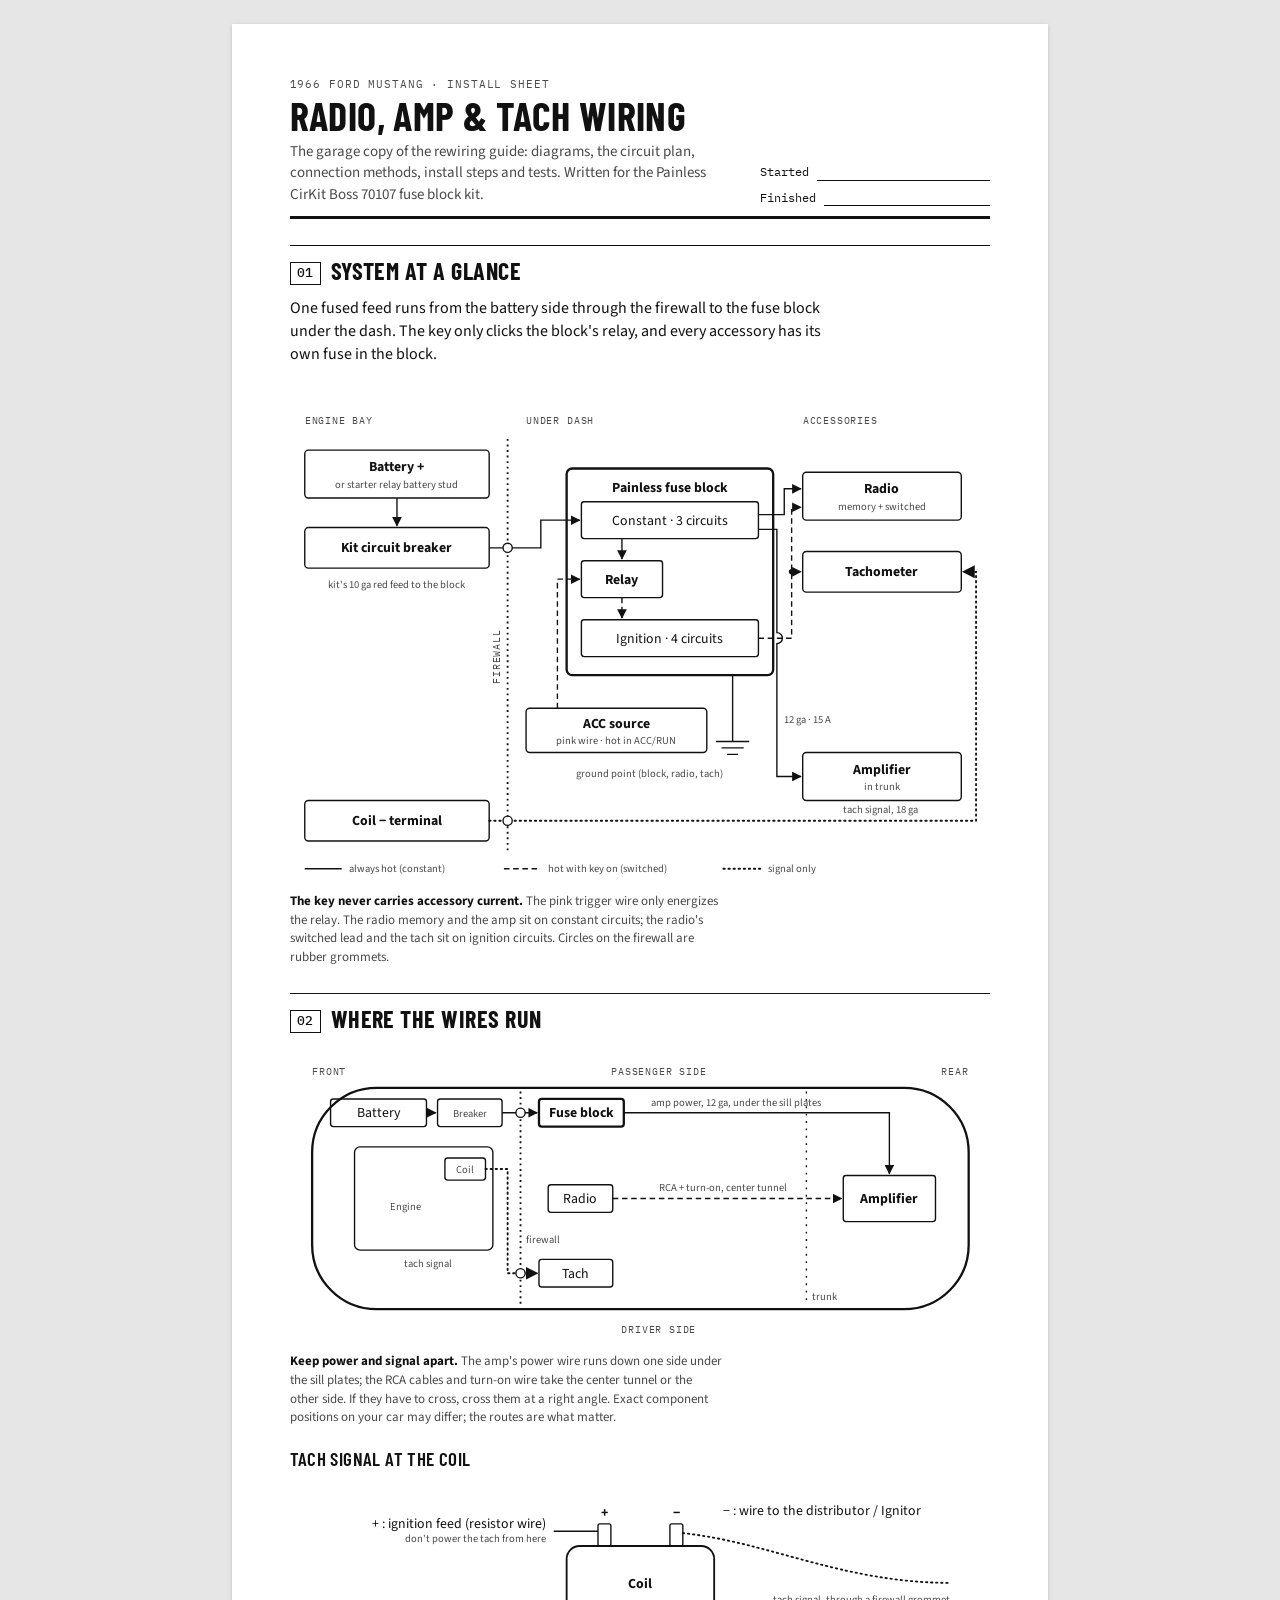
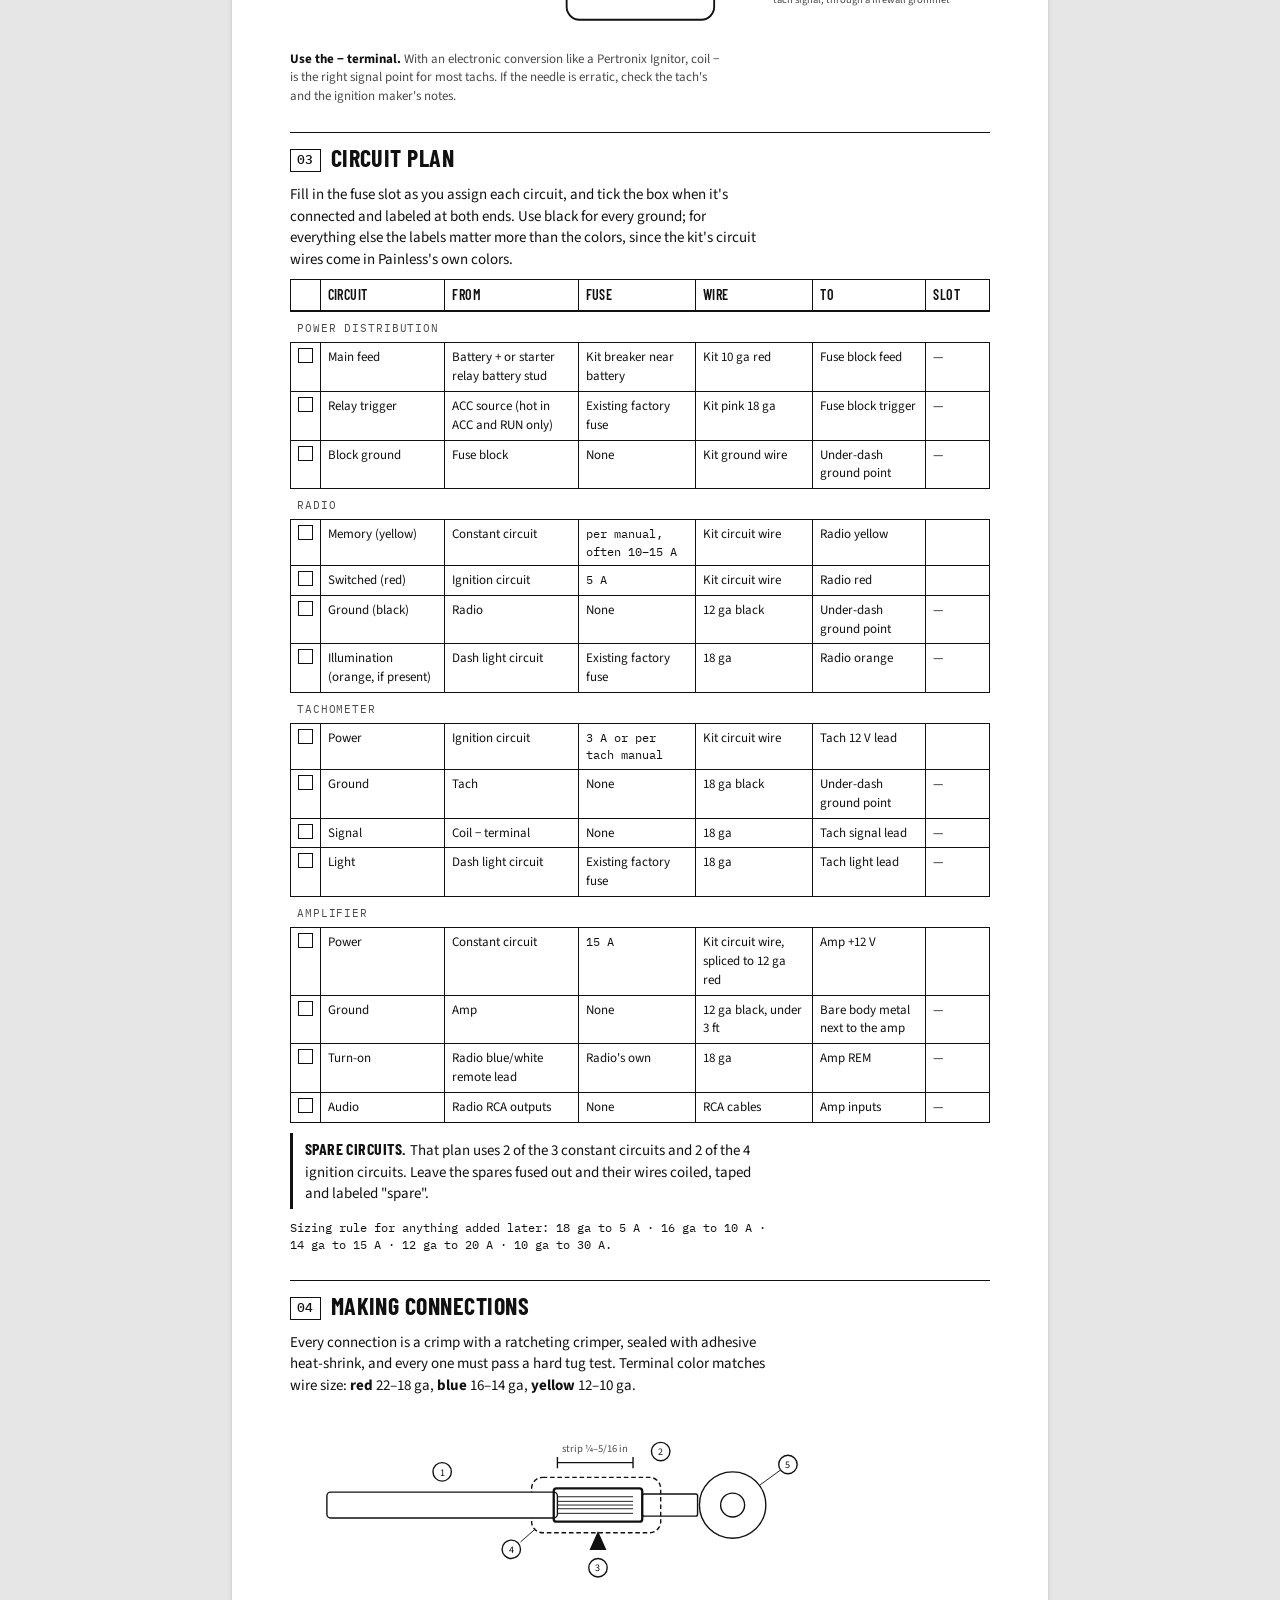
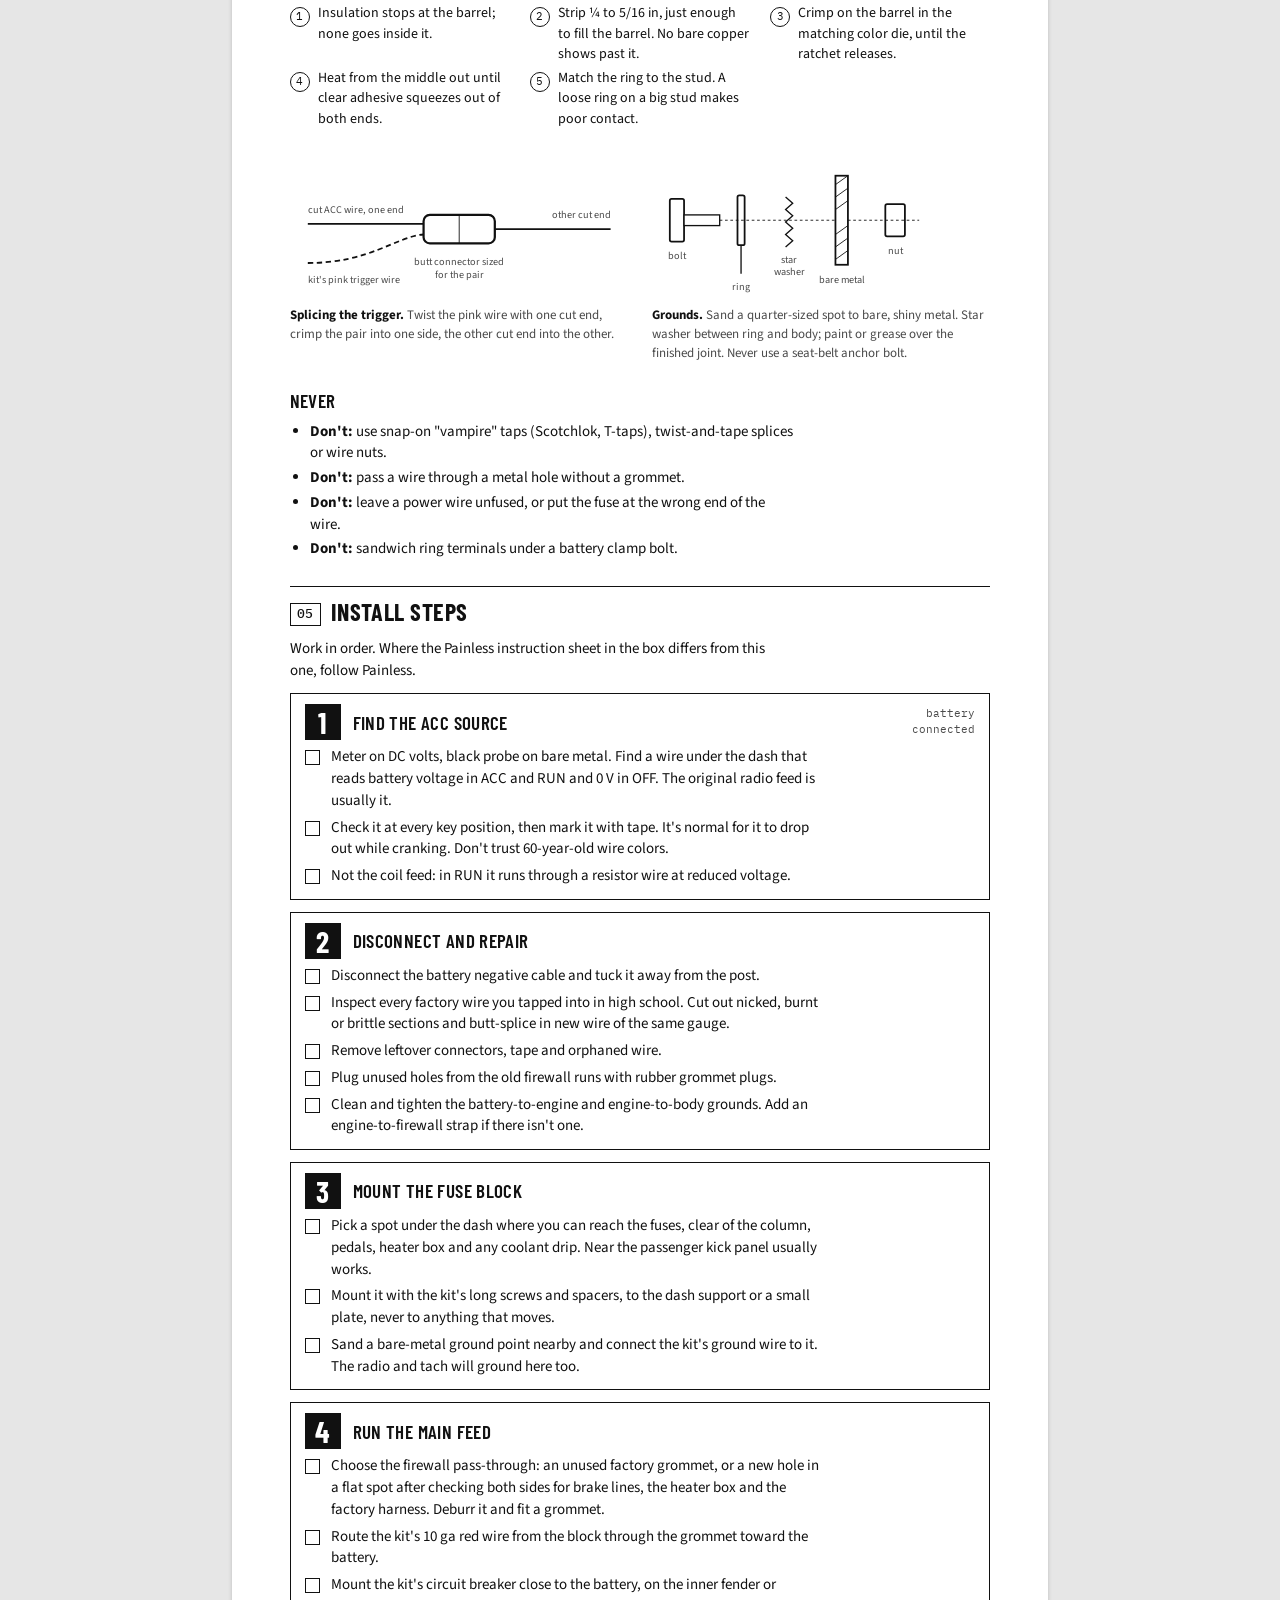
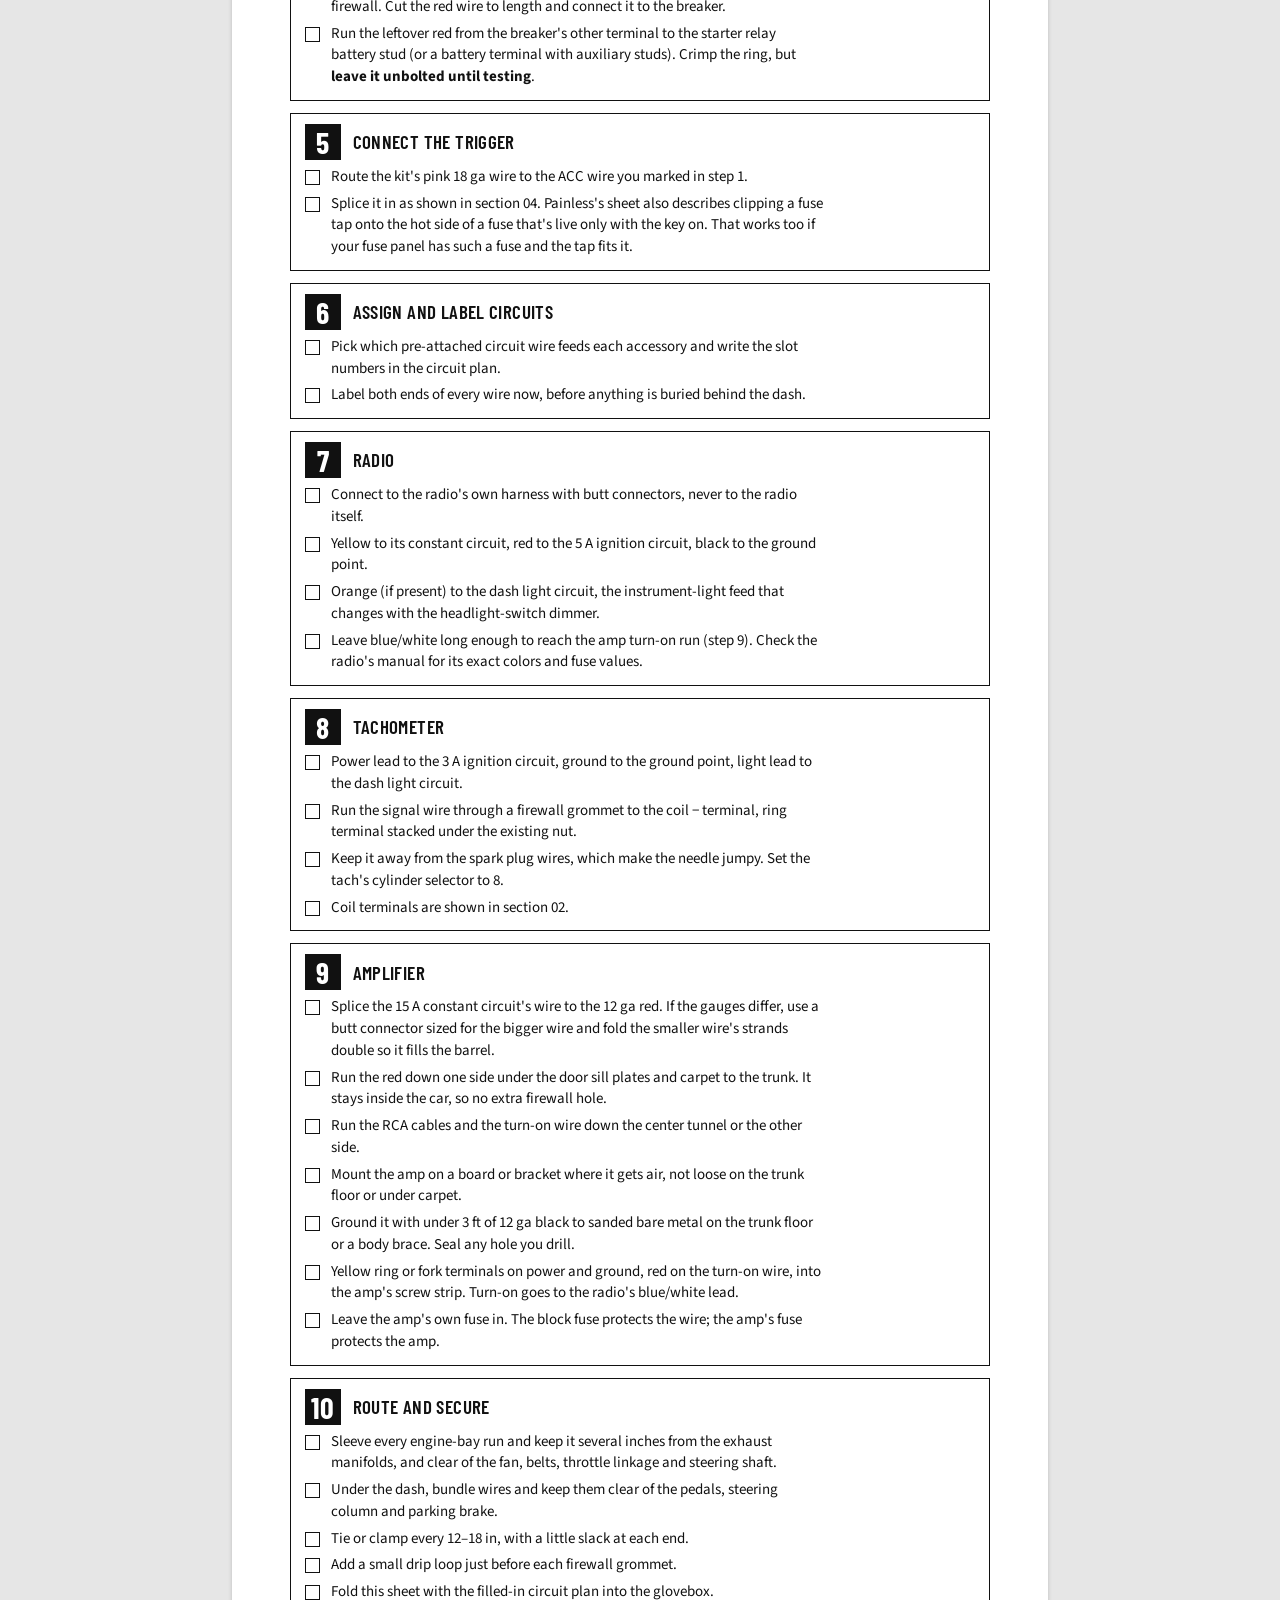
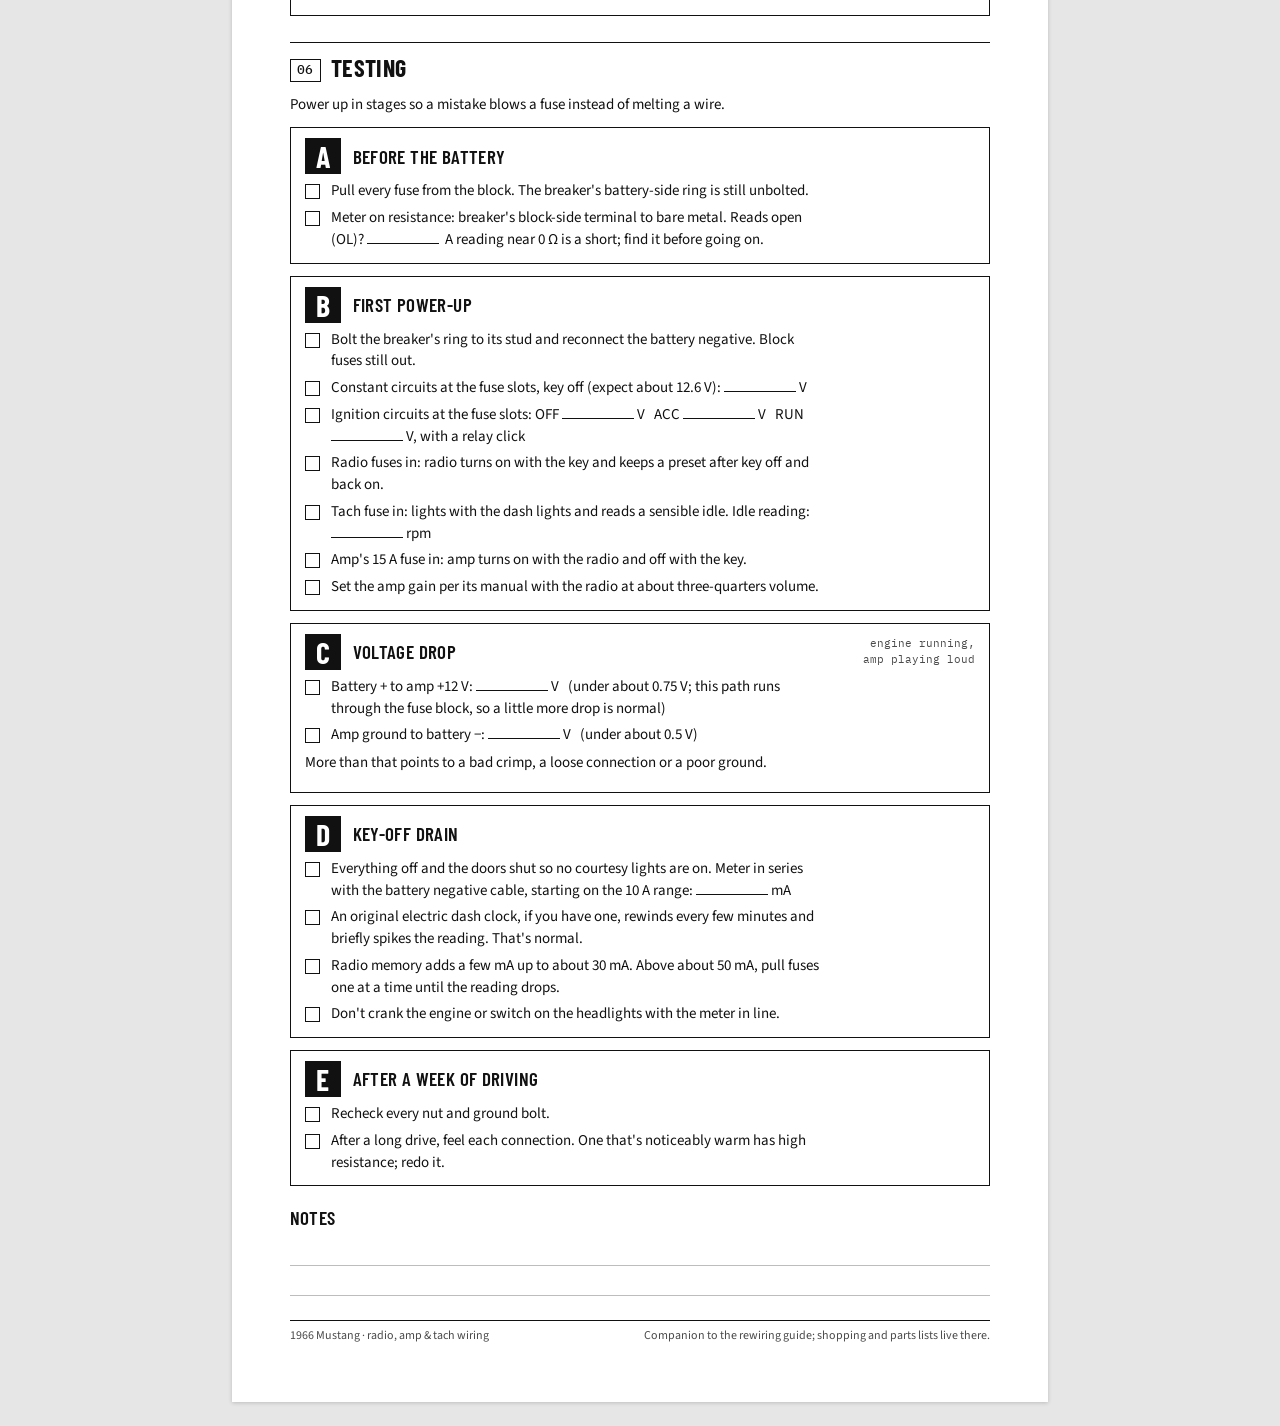
<file: files/wiring/install-sheet/install-sheet.html>
<!DOCTYPE html>
<html lang="en">
<head>
<meta charset="utf-8">
<meta name="viewport" content="width=device-width, initial-scale=1">
<title>Mustang Wiring Install Sheet</title>
<link rel="preconnect" href="https://fonts.googleapis.com">
<link rel="preconnect" href="https://fonts.gstatic.com" crossorigin>
<link href="https://fonts.googleapis.com/css2?family=Barlow+Condensed:wght@500;600;700&family=IBM+Plex+Mono:wght@400;500&family=Source+Sans+3:wght@400;600;700&display=swap" rel="stylesheet">
<style>
:root {
  /* Black-and-white shop sheet: ink on paper, one rule weight for structure, grey only for secondary text. */
  --ink: #111111;
  --paper: #ffffff;
  --muted: #4a4a4a;
  --faint: #bdbdbd;
  --desk: #e6e6e6;
  --display: "Barlow Condensed", "Arial Narrow", "Helvetica Neue", Arial, sans-serif;
  --body: "Source Sans 3", "Segoe UI", "Helvetica Neue", Arial, sans-serif;
  --mono: "IBM Plex Mono", "SFMono-Regular", Consolas, monospace;
  color-scheme: light;
}
* { box-sizing: border-box; }
html { background: var(--desk); }
body {
  margin: 0;
  background: var(--desk);
  color: var(--ink);
  font-family: var(--body);
  font-size: 15px;
  line-height: 1.45;
}
.sheet {
  max-width: 8.5in;
  margin: 24px auto;
  padding: 0.55in 0.6in 0.6in;
  background: var(--paper);
  box-shadow: 0 1px 4px rgba(0,0,0,.18);
}
header.top {
  display: grid;
  grid-template-columns: 1fr auto;
  gap: 8px 24px;
  align-items: end;
  border-bottom: 3px solid var(--ink);
  padding-bottom: 10px;
}
.kicker {
  font-family: var(--mono);
  font-size: 11px;
  letter-spacing: .08em;
  text-transform: uppercase;
  color: var(--muted);
  margin: 0 0 2px;
}
h1 {
  font-family: var(--display);
  font-weight: 700;
  font-size: 40px;
  line-height: 1;
  margin: 0;
  letter-spacing: .01em;
  text-transform: uppercase;
  text-wrap: balance;
}
.sub { margin: 6px 0 0; color: var(--muted); }
.fields {
  font-family: var(--mono);
  font-size: 12px;
  display: grid;
  gap: 8px;
  min-width: 2.4in;
}
.fields div { display: flex; gap: 8px; align-items: end; }
.fields span.line { flex: 1; border-bottom: 1px solid var(--ink); height: 14px; }

section { margin-top: 26px; }
h2 {
  font-family: var(--display);
  font-weight: 700;
  font-size: 24px;
  text-transform: uppercase;
  letter-spacing: .02em;
  margin: 0 0 8px;
  display: flex;
  gap: 10px;
  align-items: baseline;
  border-top: 1.5px solid var(--ink);
  padding-top: 8px;
  text-wrap: balance;
}
h2 .n {
  font-family: var(--mono);
  font-size: 13px;
  font-weight: 500;
  border: 1.5px solid var(--ink);
  padding: 1px 6px;
  transform: translateY(-3px);
}
h3 {
  font-family: var(--display);
  font-weight: 600;
  font-size: 19px;
  margin: 18px 0 4px;
  text-transform: uppercase;
  letter-spacing: .02em;
}
p { margin: 6px 0; max-width: 68ch; }
.lede { font-size: 16px; }
.note {
  border-left: 3px solid var(--ink);
  padding: 4px 0 4px 12px;
  margin: 10px 0;
  max-width: 68ch;
}
.note strong { font-family: var(--display); text-transform: uppercase; letter-spacing: .03em; font-size: 16px; }

figure { margin: 14px 0 6px; }
figure .dia { width: 100%; overflow-x: auto; }
figure svg { display: block; width: 100%; height: auto; min-width: 520px; color: var(--ink); }
figure svg text { font-family: var(--body); fill: currentColor; }
figure svg .b { font-weight: 700; }
figure svg .s { font-size: 11.5px; fill: var(--muted); }
figure svg .z { font-family: var(--mono); font-size: 11px; letter-spacing: .08em; fill: var(--muted); }
figcaption {
  font-size: 13px;
  color: var(--muted);
  margin-top: 6px;
  max-width: 72ch;
}
figcaption b { color: var(--ink); }

.callouts {
  display: grid;
  grid-template-columns: repeat(auto-fit, minmax(220px, 1fr));
  gap: 4px 20px;
  list-style: none;
  padding: 0;
  margin: 8px 0 0;
  font-size: 14px;
  counter-reset: c;
}
.callouts li { counter-increment: c; display: flex; gap: 8px; align-items: baseline; }
.callouts li::before {
  content: counter(c);
  font-family: var(--mono);
  font-size: 11px;
  flex: none;
  width: 18px; height: 18px;
  border: 1.5px solid var(--ink);
  border-radius: 50%;
  display: inline-grid;
  place-items: center;
  transform: translateY(3px);
}

.table-wrap { overflow-x: auto; margin-top: 8px; }
table {
  width: 100%;
  border-collapse: collapse;
  font-size: 13px;
  min-width: 620px;
}
th, td {
  border: 1px solid var(--ink);
  padding: 5px 7px;
  text-align: left;
  vertical-align: top;
}
th {
  font-family: var(--display);
  font-weight: 600;
  font-size: 14px;
  text-transform: uppercase;
  letter-spacing: .03em;
  background: var(--paper);
  border-bottom-width: 2px;
}
td.box { width: 26px; }
td.box::before {
  content: "";
  display: block;
  width: 13px; height: 13px;
  border: 1.5px solid var(--ink);
}
td.fill { width: 64px; }
td.mono, .mono { font-family: var(--mono); font-size: 12px; font-variant-numeric: tabular-nums; }
tr.group td {
  font-family: var(--mono);
  font-size: 11px;
  letter-spacing: .08em;
  text-transform: uppercase;
  border-left: none; border-right: none;
  padding-top: 9px;
  color: var(--muted);
}

.step {
  border: 1.5px solid var(--ink);
  margin-top: 12px;
  padding: 10px 14px 12px;
}
.step-head {
  display: flex;
  gap: 12px;
  align-items: center;
  margin-bottom: 4px;
}
.step-head .num {
  font-family: var(--display);
  font-weight: 700;
  font-size: 30px;
  line-height: 1;
  width: 36px; height: 36px;
  display: grid; place-items: center;
  background: var(--ink); color: var(--paper);
  flex: none;
}
.step-head h3 { margin: 0; }
.step-head .when { font-family: var(--mono); font-size: 11px; color: var(--muted); margin-left: auto; text-align: right; }

ul.check { list-style: none; padding: 0; margin: 6px 0 0; display: grid; gap: 5px; }
ul.check li { position: relative; padding-left: 26px; max-width: 74ch; }
ul.check li::before {
  content: "";
  position: absolute;
  left: 0; top: 4px;
  width: 13px; height: 13px;
  border: 1.5px solid var(--ink);
}
ul.plain { margin: 6px 0 0; padding-left: 20px; display: grid; gap: 3px; max-width: 72ch; }
.blank { display: inline-block; min-width: 72px; border-bottom: 1px solid var(--ink); height: 1em; vertical-align: baseline; }
.warn::before { content: "Don't: "; font-weight: 700; }

.grid-2 { display: grid; grid-template-columns: 1fr 1fr; gap: 0 24px; }
.grid-2 > * { min-width: 0; }
.grid-2 figure svg { min-width: 0; }
.notes .line { border-bottom: 1px solid var(--faint); height: 30px; }
footer { margin-top: 24px; font-size: 12px; color: var(--muted); border-top: 1px solid var(--ink); padding-top: 6px; display: flex; justify-content: space-between; gap: 12px; flex-wrap: wrap; }

@media (max-width: 640px) {
  .sheet { margin: 0; padding: 20px 16px 28px; box-shadow: none; }
  header.top { grid-template-columns: 1fr; }
  h1 { font-size: 32px; }
  .grid-2 { grid-template-columns: 1fr; }
}
@media print {
  @page { size: letter; margin: 0.5in; }
  html, body { background: var(--paper); }
  body { font-size: 10pt; }
  .sheet { margin: 0; padding: 0; max-width: none; box-shadow: none; }
  section { margin-top: 18px; }
  .step { margin-top: 8px; padding: 8px 12px 10px; }
  figure, .step, tr, .note { break-inside: avoid; }
  h2, h3, .step-head { break-after: avoid; }
  section.pb { break-before: page; margin-top: 0; }
  section.pb > h2 { border-top: 3px solid var(--ink); }
  .overview figure svg { max-height: 5.8in; width: auto; max-width: 100%; margin: 0 auto; }
  body { font-size: 9.5pt; line-height: 1.35; }
  .step { margin-top: 6px; padding: 6px 10px 8px; }
  .step-head .num { width: 28px; height: 28px; font-size: 22px; }
  .step-head h3 { font-size: 15px; }
  ul.check { gap: 2px; margin-top: 4px; }
  table { font-size: 9pt; }
  th, td { padding: 3px 6px; }
  th { font-size: 12px; }
  tr.group td { padding-top: 5px; }
  .overview figure.route svg { max-height: 1.8in; }
  figcaption { font-size: 8.5pt; margin-top: 3px; }
  .callouts { font-size: 9pt; }
  figure.crimp svg { max-height: 2.3in; width: auto; max-width: 100%; margin: 0 auto; }
  figure.coil svg { max-height: 2.4in; width: auto; max-width: 100%; }
  footer { display: none; }
  .step figure { margin: 6px 0 0; }
  h2 { font-size: 21px; }
  p { margin: 4px 0; }
  .overview figure { margin: 8px 0 4px; }
  .overview .lede { font-size: 10.5pt; }
  footer { break-inside: avoid; }
  figure svg { min-width: 0; }
  table { min-width: 0; }
}
</style>
</head>
<body>
<main class="sheet">

<header class="top">
  <div>
    <p class="kicker">1966 Ford Mustang · Install sheet</p>
    <h1>Radio, amp &amp; tach wiring</h1>
    <p class="sub">The garage copy of the rewiring guide: diagrams, the circuit plan, connection methods, install steps and tests. Written for the Painless CirKit Boss 70107 fuse block kit.</p>
  </div>
  <div class="fields" aria-label="Fill-in fields">
    <div>Started <span class="line"></span></div>
    <div>Finished <span class="line"></span></div>
  </div>
</header>

<section class="overview">
  <h2><span class="n">01</span>System at a glance</h2>
  <p class="lede">One fused feed runs from the battery side through the firewall to the fuse block under the dash. The key only clicks the block's relay, and every accessory has its own fuse in the block.</p>
  <figure>
    <div class="dia">
    <svg viewBox="0 0 760 548" role="img" aria-label="Wiring overview: battery feeds the kit circuit breaker, which feeds the Painless fuse block under the dash; the key's ACC circuit triggers the block's relay; the radio, tach and amp take fused circuits from the block; the tach signal comes from the coil negative terminal.">
      <defs>
        <marker id="ar" viewBox="0 0 10 10" refX="9" refY="5" markerWidth="7" markerHeight="7" orient="auto-start-reverse"><path d="M0 0L10 5L0 10z" fill="currentColor"/></marker>
      </defs>
      <text x="16" y="48" class="z">ENGINE BAY</text>
      <text x="256" y="48" class="z">UNDER DASH</text>
      <text x="556" y="48" class="z">ACCESSORIES</text>

      <g fill="none" stroke="currentColor" stroke-width="1.5">
        <line x1="236" y1="64" x2="236" y2="510" stroke-dasharray="2 4" stroke-width="2"/>
        <!-- battery to breaker, breaker to block -->
        <path d="M116 128V158" marker-end="url(#ar)"/>
        <path d="M216 182H272V152H314" marker-end="url(#ar)"/>
        <!-- inside block -->
        <path d="M360 172V194" marker-end="url(#ar)"/>
        <path d="M360 236V258" stroke-dasharray="6 4" marker-end="url(#ar)"/>
        <!-- trigger -->
        <path d="M290 356V216H314" stroke-dasharray="6 4" marker-end="url(#ar)"/>
        <!-- block ground -->
        <path d="M480 320V392"/>
        <path d="M462 392H498M468 399H492M474 406H486"/>
        <!-- radio memory (constant) -->
        <path d="M508 146H536V118H554" marker-end="url(#ar)"/>
        <!-- switched to radio and tach -->
        <path d="M508 280H544V138H554" stroke-dasharray="6 4" marker-end="url(#ar)"/>
        <path d="M544 208H554" stroke-dasharray="6 4" marker-end="url(#ar)"/>
        <!-- amp feed (constant), hops over switched line -->
        <path d="M508 162H528V274a6 6 0 0 1 0 12V430H554" marker-end="url(#ar)"/>
        <!-- tach signal -->
        <path d="M216 478H744V208H730" stroke-dasharray="1.5 4" stroke-linecap="round" stroke-width="2" marker-end="url(#ar)"/>
      </g>
      <circle cx="544" cy="208" r="3" fill="currentColor"/>

      <g fill="none" stroke="currentColor" stroke-width="1.5">
        <rect x="16" y="76" width="200" height="52" rx="4"/>
        <rect x="16" y="160" width="200" height="44" rx="4"/>
        <rect x="16" y="456" width="200" height="44" rx="4"/>
        <rect x="300" y="96" width="224" height="224" rx="6" stroke-width="2.5"/>
        <rect x="316" y="132" width="192" height="40" rx="3"/>
        <rect x="316" y="196" width="88" height="40" rx="3"/>
        <rect x="316" y="260" width="192" height="40" rx="3"/>
        <rect x="256" y="356" width="196" height="48" rx="4" fill="#ffffff"/>
        <rect x="556" y="100" width="172" height="52" rx="4"/>
        <rect x="556" y="186" width="172" height="44" rx="4"/>
        <rect x="556" y="404" width="172" height="52" rx="4"/>
      </g>
      <!-- firewall grommets -->
      <g fill="#ffffff" stroke="currentColor" stroke-width="1.5">
        <circle cx="236" cy="182" r="5"/>
        <circle cx="236" cy="478" r="5"/>
      </g>
      <text transform="translate(228 300) rotate(-90)" text-anchor="middle" class="z">FIREWALL</text>

      <text x="116" y="99" text-anchor="middle" class="b">Battery +</text>
      <text x="116" y="117" text-anchor="middle" class="s">or starter relay battery stud</text>
      <text x="116" y="187" text-anchor="middle" class="b">Kit circuit breaker</text>
      <text x="116" y="226" text-anchor="middle" class="s">kit's 10 ga red feed to the block</text>
      <text x="116" y="483" text-anchor="middle" class="b">Coil − terminal</text>

      <text x="412" y="121" text-anchor="middle" class="b">Painless fuse block</text>
      <text x="412" y="157" text-anchor="middle">Constant · 3 circuits</text>
      <text x="360" y="221" text-anchor="middle" class="b">Relay</text>
      <text x="412" y="285" text-anchor="middle">Ignition · 4 circuits</text>

      <text x="354" y="377" text-anchor="middle" class="b">ACC source</text>
      <text x="354" y="395" text-anchor="middle" class="s">pink wire · hot in ACC/RUN</text>
      <text x="470" y="430" text-anchor="end" class="s">ground point (block, radio, tach)</text>

      <text x="642" y="123" text-anchor="middle" class="b">Radio</text>
      <text x="642" y="141" text-anchor="middle" class="s">memory + switched</text>
      <text x="642" y="213" text-anchor="middle" class="b">Tachometer</text>
      <text x="642" y="427" text-anchor="middle" class="b">Amplifier</text>
      <text x="642" y="445" text-anchor="middle" class="s">in trunk</text>
      <text x="536" y="372" class="s">12 ga · 15 A</text>
      <text x="640" y="470" text-anchor="middle" class="s">tach signal, 18 ga</text>

      <!-- legend -->
      <g fill="none" stroke="currentColor" stroke-width="1.5">
        <path d="M16 530H56"/>
        <path d="M232 530H272" stroke-dasharray="6 4"/>
        <path d="M470 530H510" stroke-dasharray="1.5 4" stroke-linecap="round" stroke-width="2"/>
      </g>
      <text x="64" y="534" class="s">always hot (constant)</text>
      <text x="280" y="534" class="s">hot with key on (switched)</text>
      <text x="518" y="534" class="s">signal only</text>
    </svg>
    </div>
    <figcaption><b>The key never carries accessory current.</b> The pink trigger wire only energizes the relay. The radio memory and the amp sit on constant circuits; the radio's switched lead and the tach sit on ignition circuits. Circles on the firewall are rubber grommets.</figcaption>
  </figure>


</section>

<section class="pb">
  <h2><span class="n">02</span>Where the wires run</h2>
  <figure class="route">
    <div class="dia">
    <svg viewBox="0 0 760 320" role="img" aria-label="Top view of the car showing wire routes: feed from the battery on the passenger side through the firewall to the fuse block, amp power down the passenger side, RCA and turn-on down the center tunnel, tach signal from the coil through the firewall to the tach.">
      <defs>
        <marker id="ar2" viewBox="0 0 10 10" refX="9" refY="5" markerWidth="7" markerHeight="7" orient="auto-start-reverse"><path d="M0 0L10 5L0 10z" fill="currentColor"/></marker>
      </defs>
      <text x="24" y="26" class="z">FRONT</text>
      <text x="736" y="26" text-anchor="end" class="z">REAR</text>
      <text x="400" y="26" text-anchor="middle" class="z">PASSENGER SIDE</text>
      <text x="400" y="306" text-anchor="middle" class="z">DRIVER SIDE</text>

      <g fill="none" stroke="currentColor" stroke-width="1.5">
        <rect x="24" y="40" width="712" height="240" rx="70" stroke-width="2.5"/>
        <line x1="250" y1="44" x2="250" y2="276" stroke-dasharray="2 4" stroke-width="2"/>
        <line x1="560" y1="44" x2="560" y2="276" stroke-dasharray="2 6"/>
        <rect x="70" y="104" width="150" height="112" rx="6"/>
        <rect x="168" y="116" width="44" height="24" rx="3"/>
        <rect x="44" y="52" width="104" height="30" rx="3"/>
        <rect x="160" y="52" width="70" height="30" rx="3"/>
        <rect x="270" y="52" width="92" height="30" rx="3" stroke-width="2.5"/>
        <rect x="280" y="145" width="70" height="30" rx="3"/>
        <rect x="270" y="226" width="80" height="30" rx="3"/>
        <rect x="600" y="135" width="100" height="50" rx="3"/>
        <!-- runs -->
        <path d="M148 67H158" marker-end="url(#ar2)"/>
        <path d="M230 67H268" marker-end="url(#ar2)"/>
        <path d="M362 67H650V133" marker-end="url(#ar2)"/>
        <path d="M350 160H598" stroke-dasharray="6 4" marker-end="url(#ar2)"/>
        <path d="M212 128H236V241H268" stroke-dasharray="1.5 4" stroke-linecap="round" stroke-width="2" marker-end="url(#ar2)"/>
      </g>
      <g fill="#ffffff" stroke="currentColor" stroke-width="1.5">
        <circle cx="250" cy="67" r="5"/>
        <circle cx="250" cy="241" r="5"/>
      </g>
      <text x="96" y="72" text-anchor="middle">Battery</text>
      <text x="195" y="72" text-anchor="middle" class="s">Breaker</text>
      <text x="190" y="132" text-anchor="middle" class="s">Coil</text>
      <text x="125" y="172" text-anchor="middle" class="s">Engine</text>
      <text x="316" y="72" text-anchor="middle" class="b">Fuse block</text>
      <text x="315" y="165" text-anchor="middle">Radio</text>
      <text x="310" y="246" text-anchor="middle">Tach</text>
      <text x="650" y="165" text-anchor="middle" class="b">Amplifier</text>
      <text x="484" y="60" text-anchor="middle" class="s">amp power, 12 ga, under the sill plates</text>
      <text x="470" y="152" text-anchor="middle" class="s">RCA + turn-on, center tunnel</text>
      <text x="150" y="234" text-anchor="middle" class="s">tach signal</text>
      <text x="256" y="208" class="s">firewall</text>
      <text x="566" y="270" class="s">trunk</text>
    </svg>
    </div>
    <figcaption><b>Keep power and signal apart.</b> The amp's power wire runs down one side under the sill plates; the RCA cables and turn-on wire take the center tunnel or the other side. If they have to cross, cross them at a right angle. Exact component positions on your car may differ; the routes are what matter.</figcaption>
  </figure>

  <h3>Tach signal at the coil</h3>
  <figure class="coil">
  <div class="dia">
  <svg viewBox="0 0 760 170" role="img" aria-label="Ignition coil: the positive terminal carries the reduced-voltage ignition feed and must not be used; the negative terminal goes to the distributor and is where the tach signal wire connects.">
    <g fill="none" stroke="currentColor" stroke-width="1.5">
      <rect x="300" y="64" width="160" height="80" rx="14" stroke-width="2"/>
      <rect x="334" y="40" width="14" height="24" rx="2"/>
      <rect x="412" y="40" width="14" height="24" rx="2"/>
      <path d="M426 50C520 60 600 104 716 104" stroke-dasharray="1.5 4" stroke-linecap="round" stroke-width="2"/>
      <path d="M334 48H286"/>
    </g>
    <text x="380" y="110" text-anchor="middle" class="b">Coil</text>
    <text x="341" y="32" text-anchor="middle" class="b">+</text>
    <text x="419" y="32" text-anchor="middle" class="b">−</text>
    <text x="278" y="44" text-anchor="end">+ : ignition feed (resistor wire)</text>
    <text x="278" y="60" text-anchor="end" class="s">don't power the tach from here</text>
    <text x="470" y="30">− : wire to the distributor / Ignitor</text>
    <text x="716" y="126" text-anchor="end" class="s">tach signal, through a firewall grommet</text>
  </svg>
  </div>
  <figcaption><b>Use the − terminal.</b> With an electronic conversion like a Pertronix Ignitor, coil − is the right signal point for most tachs. If the needle is erratic, check the tach's and the ignition maker's notes.</figcaption>
    </figure>
</section>

<section class="pb">
  <h2><span class="n">03</span>Circuit plan</h2>
  <p>Fill in the fuse slot as you assign each circuit, and tick the box when it's connected and labeled at both ends. Use black for every ground; for everything else the labels matter more than the colors, since the kit's circuit wires come in Painless's own colors.</p>
  <div class="table-wrap">
  <table>
    <thead>
      <tr><th aria-label="Done"></th><th>Circuit</th><th>From</th><th>Fuse</th><th>Wire</th><th>To</th><th>Slot</th></tr>
    </thead>
    <tbody>
      <tr class="group"><td colspan="7">Power distribution</td></tr>
      <tr><td class="box"></td><td>Main feed</td><td>Battery + or starter relay battery stud</td><td>Kit breaker near battery</td><td>Kit 10 ga red</td><td>Fuse block feed</td><td class="fill">—</td></tr>
      <tr><td class="box"></td><td>Relay trigger</td><td>ACC source (hot in ACC and RUN only)</td><td>Existing factory fuse</td><td>Kit pink 18 ga</td><td>Fuse block trigger</td><td class="fill">—</td></tr>
      <tr><td class="box"></td><td>Block ground</td><td>Fuse block</td><td>None</td><td>Kit ground wire</td><td>Under-dash ground point</td><td class="fill">—</td></tr>
      <tr class="group"><td colspan="7">Radio</td></tr>
      <tr><td class="box"></td><td>Memory (yellow)</td><td>Constant circuit</td><td class="mono">per manual, often 10–15 A</td><td>Kit circuit wire</td><td>Radio yellow</td><td class="fill"></td></tr>
      <tr><td class="box"></td><td>Switched (red)</td><td>Ignition circuit</td><td class="mono">5 A</td><td>Kit circuit wire</td><td>Radio red</td><td class="fill"></td></tr>
      <tr><td class="box"></td><td>Ground (black)</td><td>Radio</td><td>None</td><td>12 ga black</td><td>Under-dash ground point</td><td class="fill">—</td></tr>
      <tr><td class="box"></td><td>Illumination (orange, if present)</td><td>Dash light circuit</td><td>Existing factory fuse</td><td>18 ga</td><td>Radio orange</td><td class="fill">—</td></tr>
      <tr class="group"><td colspan="7">Tachometer</td></tr>
      <tr><td class="box"></td><td>Power</td><td>Ignition circuit</td><td class="mono">3 A or per tach manual</td><td>Kit circuit wire</td><td>Tach 12 V lead</td><td class="fill"></td></tr>
      <tr><td class="box"></td><td>Ground</td><td>Tach</td><td>None</td><td>18 ga black</td><td>Under-dash ground point</td><td class="fill">—</td></tr>
      <tr><td class="box"></td><td>Signal</td><td>Coil − terminal</td><td>None</td><td>18 ga</td><td>Tach signal lead</td><td class="fill">—</td></tr>
      <tr><td class="box"></td><td>Light</td><td>Dash light circuit</td><td>Existing factory fuse</td><td>18 ga</td><td>Tach light lead</td><td class="fill">—</td></tr>
      <tr class="group"><td colspan="7">Amplifier</td></tr>
      <tr><td class="box"></td><td>Power</td><td>Constant circuit</td><td class="mono">15 A</td><td>Kit circuit wire, spliced to 12 ga red</td><td>Amp +12 V</td><td class="fill"></td></tr>
      <tr><td class="box"></td><td>Ground</td><td>Amp</td><td>None</td><td>12 ga black, under 3 ft</td><td>Bare body metal next to the amp</td><td class="fill">—</td></tr>
      <tr><td class="box"></td><td>Turn-on</td><td>Radio blue/white remote lead</td><td>Radio's own</td><td>18 ga</td><td>Amp REM</td><td class="fill">—</td></tr>
      <tr><td class="box"></td><td>Audio</td><td>Radio RCA outputs</td><td>None</td><td>RCA cables</td><td>Amp inputs</td><td class="fill">—</td></tr>
    </tbody>
  </table>
  </div>
  <p class="note"><strong>Spare circuits.</strong> That plan uses 2 of the 3 constant circuits and 2 of the 4 ignition circuits. Leave the spares fused out and their wires coiled, taped and labeled "spare".</p>
  <p class="mono">Sizing rule for anything added later: 18 ga to 5 A · 16 ga to 10 A · 14 ga to 15 A · 12 ga to 20 A · 10 ga to 30 A.</p>
</section>

<section class="pb">
  <h2><span class="n">04</span>Making connections</h2>
  <p>Every connection is a crimp with a ratcheting crimper, sealed with adhesive heat-shrink, and every one must pass a hard tug test. Terminal color matches wire size: <b>red</b> 22–18 ga, <b>blue</b> 16–14 ga, <b>yellow</b> 12–10 ga.</p>

  <figure class="crimp">
    <div class="dia">
    <svg viewBox="0 0 760 200" role="img" aria-label="Cross-section of a crimped heat-shrink ring terminal: insulation stops at the barrel, about a quarter inch of bare wire fills the barrel, the crimp is on the barrel, and the heat-shrink sleeve seals both ends.">
      <g fill="none" stroke="currentColor" stroke-width="1.5">
        <rect x="262" y="72" width="140" height="60" rx="12" stroke-dasharray="5 3"/>
        <rect x="40" y="88" width="250" height="28" rx="4" fill="#ffffff"/>
        <path d="M290 93H372M290 98H372M290 102H372M290 106H372M290 111H372" stroke-width="1"/>
        <rect x="286" y="84" width="96" height="36" rx="3" stroke-width="2.5"/>
        <rect x="382" y="90" width="60" height="24" rx="2"/>
        <circle cx="480" cy="102" r="36"/>
        <circle cx="480" cy="102" r="13"/>
        <!-- strip dimension -->
        <path d="M290 50V62M372 50V62M290 56H372"/>
        <!-- crimp arrows -->
        <path d="M326 150L334 132L342 150Z" fill="currentColor"/>
      </g>
      <text x="331" y="44" text-anchor="middle" class="s">strip ¼–5/16 in</text>
      <g font-family="IBM Plex Mono, monospace" font-size="11">
        <circle cx="165" cy="66" r="10" fill="#ffffff" stroke="currentColor" stroke-width="1.5"/><text x="165" y="70" text-anchor="middle">1</text>
        <circle cx="402" cy="44" r="10" fill="#ffffff" stroke="currentColor" stroke-width="1.5"/><text x="402" y="48" text-anchor="middle">2</text>
        <circle cx="334" cy="170" r="10" fill="#ffffff" stroke="currentColor" stroke-width="1.5"/><text x="334" y="174" text-anchor="middle">3</text>
        <circle cx="240" cy="150" r="10" fill="#ffffff" stroke="currentColor" stroke-width="1.5"/><text x="240" y="154" text-anchor="middle">4</text>
        <circle cx="540" cy="58" r="10" fill="#ffffff" stroke="currentColor" stroke-width="1.5"/><text x="540" y="62" text-anchor="middle">5</text>
      </g>
      <g fill="none" stroke="currentColor" stroke-width="1">
        <path d="M250 142L266 128"/>
        <path d="M532 64L510 80"/>
      </g>
    </svg>
    </div>
    <ol class="callouts">
      <li>Insulation stops at the barrel; none goes inside it.</li>
      <li>Strip ¼ to 5/16 in, just enough to fill the barrel. No bare copper shows past it.</li>
      <li>Crimp on the barrel in the matching color die, until the ratchet releases.</li>
      <li>Heat from the middle out until clear adhesive squeezes out of both ends.</li>
      <li>Match the ring to the stud. A loose ring on a big stud makes poor contact.</li>
    </ol>
  </figure>

  <div class="grid-2">
    <figure>
      <div class="dia">
      <svg viewBox="0 0 380 170" role="img" aria-label="Splicing the trigger into the ACC wire: one cut end and the new pink wire share one side of a butt connector, the other cut end goes in the other side.">
        <g fill="none" stroke="currentColor" stroke-width="2">
          <path d="M20 84H150"/>
          <path d="M20 128C90 128 120 98 150 96" stroke-dasharray="6 4"/>
          <path d="M230 90H360"/>
          <rect x="150" y="74" width="80" height="32" rx="7" stroke-width="2.5" fill="#ffffff"/>
          <line x1="190" y1="74" x2="190" y2="106" stroke-width="1"/>
        </g>
        <text x="20" y="72" class="s">cut ACC wire, one end</text>
        <text x="20" y="150" class="s">kit's pink trigger wire</text>
        <text x="360" y="78" text-anchor="end" class="s">other cut end</text>
        <text x="190" y="130" text-anchor="middle" class="s">butt connector sized</text>
        <text x="190" y="145" text-anchor="middle" class="s">for the pair</text>
      </svg>
      </div>
      <figcaption><b>Splicing the trigger.</b> Twist the pink wire with one cut end, crimp the pair into one side, the other cut end into the other.</figcaption>
    </figure>
    <figure>
      <div class="dia">
      <svg viewBox="0 0 380 170" role="img" aria-label="Exploded ground connection: bolt, ring terminal, star washer, body metal sanded bare, nut.">
        <g fill="none" stroke="currentColor" stroke-width="1.5">
          <line x1="40" y1="80" x2="300" y2="80" stroke-dasharray="3 3" stroke-width="1"/>
          <rect x="20" y="56" width="16" height="48" rx="2" stroke-width="2"/>
          <rect x="36" y="74" width="40" height="12" fill="#ffffff"/>
          <rect x="96" y="52" width="8" height="56" rx="2" stroke-width="2"/>
          <path d="M100 108V140"/>
          <path d="M150 54L158 61L150 68L158 75L150 82L158 89L150 96L158 103L150 110"/>
          <rect x="206" y="30" width="14" height="100" fill="#ffffff" stroke-width="2"/>
          <path d="M206 40L220 30M206 54L220 44M206 68L220 58M206 96L220 86M206 110L220 100M206 124L220 114" stroke-width="1"/>
          <rect x="262" y="62" width="22" height="36" rx="2" stroke-width="2"/>
        </g>
        <text x="28" y="124" text-anchor="middle" class="s">bolt</text>
        <text x="100" y="158" text-anchor="middle" class="s">ring</text>
        <text x="154" y="128" text-anchor="middle" class="s">star</text>
        <text x="154" y="142" text-anchor="middle" class="s">washer</text>
        <text x="213" y="150" text-anchor="middle" class="s">bare metal</text>
        <text x="273" y="118" text-anchor="middle" class="s">nut</text>
      </svg>
      </div>
      <figcaption><b>Grounds.</b> Sand a quarter-sized spot to bare, shiny metal. Star washer between ring and body; paint or grease over the finished joint. Never use a seat-belt anchor bolt.</figcaption>
    </figure>
  </div>

  <h3>Never</h3>
  <ul class="plain">
    <li class="warn">use snap-on "vampire" taps (Scotchlok, T-taps), twist-and-tape splices or wire nuts.</li>
    <li class="warn">pass a wire through a metal hole without a grommet.</li>
    <li class="warn">leave a power wire unfused, or put the fuse at the wrong end of the wire.</li>
    <li class="warn">sandwich ring terminals under a battery clamp bolt.</li>
  </ul>
</section>

<section class="pb">
  <h2><span class="n">05</span>Install steps</h2>
  <p>Work in order. Where the Painless instruction sheet in the box differs from this one, follow Painless.</p>

  <div class="step">
    <div class="step-head"><span class="num">1</span><h3>Find the ACC source</h3><span class="when">battery<br>connected</span></div>
    <ul class="check">
      <li>Meter on DC volts, black probe on bare metal. Find a wire under the dash that reads battery voltage in ACC and RUN and 0 V in OFF. The original radio feed is usually it.</li>
      <li>Check it at every key position, then mark it with tape. It's normal for it to drop out while cranking. Don't trust 60-year-old wire colors.</li>
      <li>Not the coil feed: in RUN it runs through a resistor wire at reduced voltage.</li>
    </ul>
  </div>

  <div class="step">
    <div class="step-head"><span class="num">2</span><h3>Disconnect and repair</h3></div>
    <ul class="check">
      <li>Disconnect the battery negative cable and tuck it away from the post.</li>
      <li>Inspect every factory wire you tapped into in high school. Cut out nicked, burnt or brittle sections and butt-splice in new wire of the same gauge.</li>
      <li>Remove leftover connectors, tape and orphaned wire.</li>
      <li>Plug unused holes from the old firewall runs with rubber grommet plugs.</li>
      <li>Clean and tighten the battery-to-engine and engine-to-body grounds. Add an engine-to-firewall strap if there isn't one.</li>
    </ul>
  </div>

  <div class="step">
    <div class="step-head"><span class="num">3</span><h3>Mount the fuse block</h3></div>
    <ul class="check">
      <li>Pick a spot under the dash where you can reach the fuses, clear of the column, pedals, heater box and any coolant drip. Near the passenger kick panel usually works.</li>
      <li>Mount it with the kit's long screws and spacers, to the dash support or a small plate, never to anything that moves.</li>
      <li>Sand a bare-metal ground point nearby and connect the kit's ground wire to it. The radio and tach will ground here too.</li>
    </ul>
  </div>

  <div class="step">
    <div class="step-head"><span class="num">4</span><h3>Run the main feed</h3></div>
    <ul class="check">
      <li>Choose the firewall pass-through: an unused factory grommet, or a new hole in a flat spot after checking both sides for brake lines, the heater box and the factory harness. Deburr it and fit a grommet.</li>
      <li>Route the kit's 10 ga red wire from the block through the grommet toward the battery.</li>
      <li>Mount the kit's circuit breaker close to the battery, on the inner fender or firewall. Cut the red wire to length and connect it to the breaker.</li>
      <li>Run the leftover red from the breaker's other terminal to the starter relay battery stud (or a battery terminal with auxiliary studs). Crimp the ring, but <b>leave it unbolted until testing</b>.</li>
    </ul>
  </div>

  <div class="step">
    <div class="step-head"><span class="num">5</span><h3>Connect the trigger</h3></div>
    <ul class="check">
      <li>Route the kit's pink 18 ga wire to the ACC wire you marked in step 1.</li>
      <li>Splice it in as shown in section 04. Painless's sheet also describes clipping a fuse tap onto the hot side of a fuse that's live only with the key on. That works too if your fuse panel has such a fuse and the tap fits it.</li>
    </ul>
  </div>

  <div class="step">
    <div class="step-head"><span class="num">6</span><h3>Assign and label circuits</h3></div>
    <ul class="check">
      <li>Pick which pre-attached circuit wire feeds each accessory and write the slot numbers in the circuit plan.</li>
      <li>Label both ends of every wire now, before anything is buried behind the dash.</li>
    </ul>
  </div>

  <div class="step">
    <div class="step-head"><span class="num">7</span><h3>Radio</h3></div>
    <ul class="check">
      <li>Connect to the radio's own harness with butt connectors, never to the radio itself.</li>
      <li>Yellow to its constant circuit, red to the 5 A ignition circuit, black to the ground point.</li>
      <li>Orange (if present) to the dash light circuit, the instrument-light feed that changes with the headlight-switch dimmer.</li>
      <li>Leave blue/white long enough to reach the amp turn-on run (step 9). Check the radio's manual for its exact colors and fuse values.</li>
    </ul>
  </div>

  <div class="step">
    <div class="step-head"><span class="num">8</span><h3>Tachometer</h3></div>
    <ul class="check">
      <li>Power lead to the 3 A ignition circuit, ground to the ground point, light lead to the dash light circuit.</li>
      <li>Run the signal wire through a firewall grommet to the coil − terminal, ring terminal stacked under the existing nut.</li>
      <li>Keep it away from the spark plug wires, which make the needle jumpy. Set the tach's cylinder selector to 8.</li>
      <li>Coil terminals are shown in section 02.</li>
    </ul>

  </div>

  <div class="step">
    <div class="step-head"><span class="num">9</span><h3>Amplifier</h3></div>
    <ul class="check">
      <li>Splice the 15 A constant circuit's wire to the 12 ga red. If the gauges differ, use a butt connector sized for the bigger wire and fold the smaller wire's strands double so it fills the barrel.</li>
      <li>Run the red down one side under the door sill plates and carpet to the trunk. It stays inside the car, so no extra firewall hole.</li>
      <li>Run the RCA cables and the turn-on wire down the center tunnel or the other side.</li>
      <li>Mount the amp on a board or bracket where it gets air, not loose on the trunk floor or under carpet.</li>
      <li>Ground it with under 3 ft of 12 ga black to sanded bare metal on the trunk floor or a body brace. Seal any hole you drill.</li>
      <li>Yellow ring or fork terminals on power and ground, red on the turn-on wire, into the amp's screw strip. Turn-on goes to the radio's blue/white lead.</li>
      <li>Leave the amp's own fuse in. The block fuse protects the wire; the amp's fuse protects the amp.</li>
    </ul>
  </div>

  <div class="step">
    <div class="step-head"><span class="num">10</span><h3>Route and secure</h3></div>
    <ul class="check">
      <li>Sleeve every engine-bay run and keep it several inches from the exhaust manifolds, and clear of the fan, belts, throttle linkage and steering shaft.</li>
      <li>Under the dash, bundle wires and keep them clear of the pedals, steering column and parking brake.</li>
      <li>Tie or clamp every 12–18 in, with a little slack at each end.</li>
      <li>Add a small drip loop just before each firewall grommet.</li>
      <li>Fold this sheet with the filled-in circuit plan into the glovebox.</li>
    </ul>
  </div>
</section>

<section class="pb">
  <h2><span class="n">06</span>Testing</h2>
  <p>Power up in stages so a mistake blows a fuse instead of melting a wire.</p>

  <div class="step">
    <div class="step-head"><span class="num">A</span><h3>Before the battery</h3></div>
    <ul class="check">
      <li>Pull every fuse from the block. The breaker's battery-side ring is still unbolted.</li>
      <li>Meter on resistance: breaker's block-side terminal to bare metal. Reads open (OL)? <span class="blank"></span> &nbsp;A reading near 0 Ω is a short; find it before going on.</li>
    </ul>
  </div>

  <div class="step">
    <div class="step-head"><span class="num">B</span><h3>First power-up</h3></div>
    <ul class="check">
      <li>Bolt the breaker's ring to its stud and reconnect the battery negative. Block fuses still out.</li>
      <li>Constant circuits at the fuse slots, key off (expect about 12.6 V): <span class="blank"></span> V</li>
      <li>Ignition circuits at the fuse slots: OFF <span class="blank"></span> V &nbsp; ACC <span class="blank"></span> V &nbsp; RUN <span class="blank"></span> V, with a relay click</li>
      <li>Radio fuses in: radio turns on with the key and keeps a preset after key off and back on.</li>
      <li>Tach fuse in: lights with the dash lights and reads a sensible idle. Idle reading: <span class="blank"></span> rpm</li>
      <li>Amp's 15 A fuse in: amp turns on with the radio and off with the key.</li>
      <li>Set the amp gain per its manual with the radio at about three-quarters volume.</li>
    </ul>
  </div>

  <div class="step">
    <div class="step-head"><span class="num">C</span><h3>Voltage drop</h3><span class="when">engine running,<br>amp playing loud</span></div>
    <ul class="check">
      <li>Battery + to amp +12 V: <span class="blank"></span> V &nbsp; (under about 0.75 V; this path runs through the fuse block, so a little more drop is normal)</li>
      <li>Amp ground to battery −: <span class="blank"></span> V &nbsp; (under about 0.5 V)</li>
    </ul>
    <p>More than that points to a bad crimp, a loose connection or a poor ground.</p>
  </div>

  <div class="step">
    <div class="step-head"><span class="num">D</span><h3>Key-off drain</h3></div>
    <ul class="check">
      <li>Everything off and the doors shut so no courtesy lights are on. Meter in series with the battery negative cable, starting on the 10 A range: <span class="blank"></span> mA</li>
      <li>An original electric dash clock, if you have one, rewinds every few minutes and briefly spikes the reading. That's normal.</li>
      <li>Radio memory adds a few mA up to about 30 mA. Above about 50 mA, pull fuses one at a time until the reading drops.</li>
      <li>Don't crank the engine or switch on the headlights with the meter in line.</li>
    </ul>
  </div>

  <div class="step">
    <div class="step-head"><span class="num">E</span><h3>After a week of driving</h3></div>
    <ul class="check">
      <li>Recheck every nut and ground bolt.</li>
      <li>After a long drive, feel each connection. One that's noticeably warm has high resistance; redo it.</li>
    </ul>
  </div>

  <h3>Notes</h3>
  <div class="notes" aria-label="Lines for notes">
    <div class="line"></div><div class="line"></div>
  </div>
</section>

<footer>
  <span>1966 Mustang · radio, amp &amp; tach wiring</span>
  <span>Companion to the rewiring guide; shopping and parts lists live there.</span>
</footer>

</main>
</body>
</html>
</file>
<file: app/style.css>
/* Shop Book: Ford service-manual pages on graph paper. Dark mode = blueprint.
   Layout: single column (max 820px) with a fixed bottom tab bar; sections numbered like a manual. */
:root {
  --paper: #f6f8fb; --grid: #e3e9f2; --ink: #14233b; --mute: #56657c; --rule: #c5cfdd;
  --card: #ffffff; --band: #1c4e9c; --band-ink: #ffffff; --blue: #1c4e9c; --blue-soft: #e6eefa;
  --red: #b8322a; --ok: #2d7a4a; --warn: #a86a12; --focus: #f0a43a;
  --display: "Barlow Condensed", "Arial Narrow", "Roboto Condensed", sans-serif;
  --body: "Barlow", "Segoe UI", system-ui, sans-serif;
  --mono: "IBM Plex Mono", ui-monospace, Consolas, monospace;
  --tabs-h: 58px;
  color-scheme: light;
}
@media (prefers-color-scheme: dark) {
  :root:not([data-theme="light"]) {
    --paper: #0d1a2d; --grid: #13243d; --ink: #e2eaf6; --mute: #93a6c2; --rule: #2a3f5f;
    --card: #11223a; --band: #133466; --band-ink: #eaf1fc; --blue: #8db8ff; --blue-soft: #18325a;
    --red: #ff8a7d; --ok: #74d39c; --warn: #f2b35a; color-scheme: dark;
  }
}
:root[data-theme="dark"] {
  --paper: #0d1a2d; --grid: #13243d; --ink: #e2eaf6; --mute: #93a6c2; --rule: #2a3f5f;
  --card: #11223a; --band: #133466; --band-ink: #eaf1fc; --blue: #8db8ff; --blue-soft: #18325a;
  --red: #ff8a7d; --ok: #74d39c; --warn: #f2b35a; color-scheme: dark;
}

* { box-sizing: border-box; }
html { -webkit-text-size-adjust: 100%; }
body {
  margin: 0; background: var(--paper); color: var(--ink); font: 16px/1.5 var(--body);
  background-image: linear-gradient(var(--grid) 1px, transparent 1px), linear-gradient(90deg, var(--grid) 1px, transparent 1px);
  background-size: 22px 22px; background-attachment: fixed;
  padding-bottom: calc(var(--tabs-h) + env(safe-area-inset-bottom, 0px) + 24px);
}
body::before { content: ""; position: fixed; inset: 0 0 auto; height: env(safe-area-inset-top, 0px); background: var(--band); z-index: 30; }
a { color: var(--blue); }
img { max-width: 100%; }
[hidden] { display: none !important; }
:focus-visible { outline: 3px solid var(--focus); outline-offset: 2px; }
h1, h2, h3, h4 { font-family: var(--display); line-height: 1.1; margin: 0; text-wrap: balance; letter-spacing: .01em; }
button, input, select, textarea { font: inherit; color: inherit; }
.num, .mono { font-family: var(--mono); font-variant-numeric: tabular-nums; }

/* ---------- page frame ---------- */
.band { background: var(--band); color: var(--band-ink); padding: 18px max(16px, env(safe-area-inset-right, 0px)) 16px max(16px, env(safe-area-inset-left, 0px)); }
.band .inner, .page { max-width: 820px; margin: 0 auto; }
.page { padding: 16px max(16px, env(safe-area-inset-right, 0px)) 0 max(16px, env(safe-area-inset-left, 0px)); display: grid; gap: 18px; }
.page.wide { max-width: 1200px; }
.band small, .eyebrow { font-family: var(--display); letter-spacing: .18em; text-transform: uppercase; font-size: .78rem; opacity: .85; }
.band h1 { font-size: clamp(1.9rem, 6vw, 2.6rem); font-weight: 700; }
.band .crumbs { font-family: var(--display); letter-spacing: .08em; font-size: .85rem; }
.band .crumbs a { color: var(--band-ink); opacity: .85; text-decoration: none; }
.band p { margin: 6px 0 0; max-width: 62ch; opacity: .92; }
.band-row { display: flex; justify-content: space-between; align-items: flex-start; gap: 12px; }
.chips-line { display: flex; gap: 8px; flex-wrap: wrap; margin-top: 10px; }
.spec-chip { font-family: var(--display); letter-spacing: .05em; font-size: .85rem; border: 1px solid color-mix(in srgb, var(--band-ink) 45%, transparent); padding: 1px 8px; border-radius: 3px; }
.band .icon-btn { color: var(--band-ink); border-color: color-mix(in srgb, var(--band-ink) 40%, transparent); }
.band .stamp { color: var(--band-ink); }

.sec { display: flex; align-items: baseline; justify-content: space-between; gap: 10px; font-family: var(--display); font-weight: 700; letter-spacing: .16em; font-size: .82rem; text-transform: uppercase; color: var(--blue); border-bottom: 2px solid var(--blue); padding-bottom: 3px; margin-top: 6px; }
.sec a, .sec button { font-weight: 600; letter-spacing: .1em; font-size: .78rem; text-decoration: none; background: none; border: 0; color: var(--blue); cursor: pointer; padding: 0; font-family: var(--display); text-transform: uppercase; }
.block { display: grid; gap: 10px; }

/* ---------- cards ---------- */
.card { background: var(--card); border: 1px solid var(--rule); padding: 14px; display: grid; gap: 8px; min-width: 0; }
a.card { color: inherit; text-decoration: none; }
a.card:hover { border-color: var(--blue); }
.card .row, .row { display: flex; justify-content: space-between; align-items: baseline; gap: 10px; min-width: 0; }
.card h3 { font-size: 1.3rem; font-weight: 600; }
.card h4 { font-size: 1.12rem; font-weight: 600; }
.meta { font-family: var(--display); font-size: .8rem; letter-spacing: .08em; color: var(--mute); text-transform: uppercase; display: flex; gap: 6px 12px; flex-wrap: wrap; }
.next { font-size: .95rem; line-height: 1.4; }
.next b { font-family: var(--display); letter-spacing: .1em; font-size: .78rem; color: var(--red); text-transform: uppercase; margin-right: 6px; }
.muted { color: var(--mute); }
.prose { max-width: 68ch; }
.prose p { margin: 0 0 .7em; }

.stamp { font-family: var(--display); font-size: .74rem; letter-spacing: .1em; text-transform: uppercase; border: 1.5px solid currentColor; padding: 0 6px; transform: rotate(-2deg); white-space: nowrap; display: inline-block; font-weight: 600; flex: none; }
.stamp.bad { color: var(--red); } .stamp.ok { color: var(--ok); } .stamp.warn { color: var(--warn); } .stamp.mute { color: var(--mute); } .stamp.blue { color: var(--blue); }
.bar { height: 6px; background: var(--grid); position: relative; }
.bar i { position: absolute; inset: 0 auto 0 0; background: var(--blue); }

/* ---------- buttons, chips ---------- */
.btn { display: inline-flex; align-items: center; justify-content: center; gap: 6px; min-height: 44px; padding: 8px 16px; border: 1.5px solid var(--blue); background: var(--card); color: var(--blue); font-family: var(--display); font-weight: 600; letter-spacing: .08em; text-transform: uppercase; font-size: .9rem; cursor: pointer; text-decoration: none; border-radius: 2px; }
.btn.primary { background: var(--blue); color: var(--paper); }
.btn.ghost { border-color: transparent; background: transparent; }
.btn.danger { color: var(--red); border-color: var(--red); }
.btn.small { min-height: 34px; padding: 4px 10px; font-size: .8rem; }
.btn-row { display: flex; gap: 8px; flex-wrap: wrap; }
.icon-btn { min-width: 40px; min-height: 40px; border: 1px solid var(--rule); background: transparent; cursor: pointer; display: inline-grid; place-items: center; font-size: 1rem; border-radius: 2px; color: inherit; text-decoration: none; }
.chips { display: flex; gap: 8px; flex-wrap: wrap; }
.chip { border: 1.5px solid var(--rule); background: var(--card); padding: 6px 12px; min-height: 38px; font-family: var(--display); letter-spacing: .06em; font-size: .92rem; cursor: pointer; color: var(--ink); border-radius: 2px; }
.chip[aria-pressed="true"] { background: var(--blue); border-color: var(--blue); color: var(--paper); font-weight: 600; }
.scroller { overflow-x: auto; -webkit-overflow-scrolling: touch; scrollbar-width: none; margin: 0 calc(-1 * max(16px, env(safe-area-inset-left, 0px))); padding: 2px max(16px, env(safe-area-inset-left, 0px)); }
.scroller .chips { flex-wrap: nowrap; }
.scroller .chip { white-space: nowrap; }

/* ---------- tasks ---------- */
.tasks { display: grid; gap: 0; background: var(--card); border: 1px solid var(--rule); }
.task { display: grid; grid-template-columns: 44px 1fr auto; align-items: start; gap: 4px; padding: 6px 10px 6px 4px; border-bottom: 1px dotted var(--rule); }
.task:last-child { border-bottom: 0; }
.task .tick { width: 44px; height: 44px; display: grid; place-items: center; background: none; border: 0; cursor: pointer; padding: 0; }
.task .tick span { width: 22px; height: 22px; border: 2px solid var(--blue); display: grid; place-items: center; font-size: .9rem; color: var(--paper); }
.task.done .tick span { background: var(--ok); border-color: var(--ok); }
.task .txt { padding-top: 10px; min-width: 0; cursor: pointer; }
.task.done .txt > span:first-child { color: var(--mute); text-decoration: line-through; text-decoration-color: var(--rule); }
.task .sub { display: flex; gap: 4px 10px; flex-wrap: wrap; font-size: .8rem; color: var(--mute); font-family: var(--display); letter-spacing: .05em; margin-top: 2px; }
.task .sub .wait { color: var(--red); } .task .sub .conf { color: var(--warn); }
.task .est { font-family: var(--mono); font-size: .78rem; color: var(--mute); padding-top: 12px; white-space: nowrap; }
.task .detail { margin-top: 6px; font-size: .92rem; }

/* ---------- today ---------- */
.plan { background: var(--card); border: 1px solid var(--rule); display: grid; }
.plan-head { padding: 12px 14px 8px; display: grid; gap: 4px; border-bottom: 1px solid var(--rule); }
.plan-head h3 { font-size: 1.25rem; font-weight: 600; }
.fill { display: flex; align-items: center; gap: 8px; font-family: var(--mono); font-size: .78rem; color: var(--mute); }
.fill .bar { flex: 1; }
.waiting-list { display: grid; gap: 0; border: 1.5px dashed var(--rule); }
.waiting-list > div { display: flex; justify-content: space-between; gap: 10px; padding: 10px 12px; border-bottom: 1px dotted var(--rule); }
.waiting-list > div:last-child { border-bottom: 0; }
.waiting-list .why { color: var(--red); font-family: var(--mono); font-size: .78rem; text-align: right; }

/* ---------- spec table ---------- */
.specs { background: var(--card); border: 1px solid var(--rule); }
.specrow { display: grid; grid-template-columns: 1fr auto; gap: 2px 12px; padding: 7px 12px; border-bottom: 1px dotted var(--rule); }
.specrow:last-child { border-bottom: 0; }
.specrow .v { font-family: var(--mono); font-size: .88rem; text-align: right; white-space: nowrap; }
.specrow small { grid-column: 1 / -1; color: var(--mute); font-size: .82rem; }

/* ---------- log ---------- */
.log-group { display: grid; gap: 0; }
.log-group > h3 { font-family: var(--mono); font-size: .76rem; letter-spacing: .08em; color: var(--mute); padding: 12px 0 4px; font-weight: 500; text-transform: uppercase; }
.entry { display: grid; grid-template-columns: 16px 1fr; gap: 10px; padding: 10px 12px; background: var(--card); border: 1px solid var(--rule); border-top: 0; cursor: pointer; }
.log-group > h3 + .entry, .log-group > .entry:first-child { border-top: 1px solid var(--rule); }
.entry .dot { width: 11px; height: 11px; margin-top: 6px; background: var(--blue); transform: rotate(45deg); }
.entry .dot.work { background: var(--ok); } .entry .dot.incident { background: var(--red); } .entry .dot.finding { background: var(--warn); }
.entry .dot.purchase { background: var(--mute); } .entry .dot.note { background: transparent; border: 2px solid var(--mute); }
.entry h4 { font-family: var(--body); font-size: 1rem; font-weight: 600; line-height: 1.3; }
.entry .body { font-size: .94rem; min-width: 0; }
.entry .body p { margin: 4px 0 0; }
.entry .tags { font-family: var(--display); letter-spacing: .07em; font-size: .76rem; color: var(--mute); text-transform: uppercase; margin-top: 4px; display: flex; gap: 4px 10px; flex-wrap: wrap; }
.meas { display: inline-flex; gap: 8px; align-items: baseline; flex-wrap: wrap; font-family: var(--mono); font-size: .84rem; border: 1px solid var(--rule); background: var(--blue-soft); padding: 2px 8px; margin: 6px 6px 0 0; }
.meas .in { color: var(--ok); } .meas .out { color: var(--red); font-weight: 600; }
.thumbs { display: flex; gap: 6px; flex-wrap: wrap; margin-top: 6px; }
.thumbs img { width: 84px; height: 84px; object-fit: cover; border: 1px solid var(--rule); }

/* ---------- docs ---------- */
.docs { display: grid; grid-template-columns: repeat(auto-fill, minmax(150px, 1fr)); gap: 10px; }
.doc { background: var(--card); border: 1px solid var(--rule); text-decoration: none; color: inherit; display: grid; grid-template-rows: 110px auto; min-width: 0; }
.doc .thumb { background: var(--blue-soft); display: grid; place-items: center; overflow: hidden; border-bottom: 1px solid var(--rule); }
.doc .thumb img { width: 100%; height: 100%; object-fit: cover; }
.doc .thumb span { font-family: var(--display); font-weight: 700; letter-spacing: .14em; color: var(--blue); font-size: 1.1rem; }
.doc .cap { padding: 8px 10px; font-size: .88rem; line-height: 1.3; }
.doc .cap small { display: block; font-family: var(--display); letter-spacing: .08em; text-transform: uppercase; color: var(--mute); font-size: .72rem; }
.doc.primary { border: 2px solid var(--blue); }
.viewer { background: var(--card); border: 1px solid var(--rule); padding: 16px; min-width: 0; }
.viewer.frame { padding: 0; }
.viewer iframe { width: 100%; height: calc(100vh - 210px); border: 0; display: block; background: #fff; }
.viewer.img { padding: 0; overflow: auto; }
.viewer.img img { display: block; width: 100%; height: auto; touch-action: pinch-zoom; }
.md h1 { font-size: 1.9rem; margin: .4em 0 .3em; } .md h2 { font-size: 1.5rem; margin: 1.2em 0 .3em; color: var(--blue); border-bottom: 2px solid var(--blue); padding-bottom: 2px; }
.md h3 { font-size: 1.2rem; margin: 1em 0 .2em; } .md p, .md li { max-width: 72ch; }
.md li.task { list-style: none; margin-left: -1.2em; }
.md .box { display: inline-block; width: 14px; height: 14px; border: 2px solid var(--blue); margin-right: 8px; vertical-align: -2px; }
.md .box.on { background: var(--ok); border-color: var(--ok); }
.md blockquote { margin: 1em 0; padding: 6px 14px; border-left: 4px solid var(--blue); background: var(--blue-soft); }
.md pre { background: var(--blue-soft); padding: 10px; overflow-x: auto; font-size: .85rem; }
.md code { font-family: var(--mono); font-size: .88em; }
.tablewrap { overflow-x: auto; margin: .6em 0; }
table { border-collapse: collapse; font-size: .9rem; min-width: 100%; }
th, td { border: 1px solid var(--rule); padding: 5px 8px; text-align: left; vertical-align: top; }
th { background: var(--blue-soft); font-family: var(--display); letter-spacing: .05em; }

/* ---------- car sheet ---------- */
.fields { background: var(--card); border: 1px solid var(--rule); }
.fieldrow { display: grid; grid-template-columns: minmax(110px, 38%) 1fr; gap: 4px 14px; padding: 9px 12px; border-bottom: 1px dotted var(--rule); cursor: pointer; }
.fieldrow:last-child { border-bottom: 0; }
.fieldrow .k { font-family: var(--display); letter-spacing: .06em; color: var(--mute); text-transform: uppercase; font-size: .84rem; padding-top: 2px; }
.fieldrow .v { min-width: 0; }
.fieldrow .v.unknown { color: var(--mute); font-style: italic; }
.fieldrow small { display: block; color: var(--mute); font-size: .82rem; }

/* ---------- list rows (parts etc.) ---------- */
.rows { background: var(--card); border: 1px solid var(--rule); }
.rows > * { display: flex; justify-content: space-between; gap: 10px; padding: 10px 12px; border-bottom: 1px dotted var(--rule); align-items: center; min-width: 0; }
.rows > *:last-child { border-bottom: 0; }
.rows .main { min-width: 0; }
.rows small { display: block; color: var(--mute); font-size: .82rem; }
.status-btn { background: none; border: 0; cursor: pointer; padding: 6px 0; }

/* ---------- search ---------- */
.search { display: flex; gap: 0; }
.search input { flex: 1; min-width: 0; min-height: 44px; padding: 8px 12px; border: 1.5px solid var(--rule); background: var(--card); }
.band .search input { border-color: transparent; }
.hit { display: block; padding: 10px 12px; text-decoration: none; color: inherit; }
.hit small { color: var(--mute); font-family: var(--display); letter-spacing: .07em; text-transform: uppercase; font-size: .74rem; }
mark { background: color-mix(in srgb, var(--focus) 45%, transparent); color: inherit; }

/* ---------- tab bar, fab, sync pill ---------- */
#tabs { position: fixed; left: 0; right: 0; bottom: 0; z-index: 20; background: var(--card); border-top: 2px solid var(--blue); display: grid; grid-template-columns: repeat(5, 1fr); padding: 0 env(safe-area-inset-right, 0px) env(safe-area-inset-bottom, 0px) env(safe-area-inset-left, 0px); }
#tabs a { height: var(--tabs-h); display: grid; place-items: center; align-content: center; gap: 1px; text-decoration: none; color: var(--mute); font-family: var(--display); letter-spacing: .1em; font-size: .78rem; text-transform: uppercase; }
#tabs a svg { width: 22px; height: 22px; }
#tabs a[aria-current="page"] { color: var(--blue); font-weight: 700; box-shadow: inset 0 3px 0 var(--blue); }
.fab { position: fixed; right: calc(16px + env(safe-area-inset-right, 0px)); bottom: calc(var(--tabs-h) + 16px + env(safe-area-inset-bottom, 0px)); z-index: 19; background: var(--blue); color: var(--paper); border: 0; font-family: var(--display); font-weight: 700; letter-spacing: .12em; font-size: 1rem; padding: 14px 18px; box-shadow: 0 6px 18px rgba(10, 25, 50, .3); cursor: pointer; border-radius: 2px; }
#sync { position: fixed; bottom: calc(var(--tabs-h) + 22px + env(safe-area-inset-bottom, 0px)); left: calc(16px + env(safe-area-inset-left, 0px)); box-shadow: 0 3px 10px rgba(10, 25, 50, .2); z-index: 25; font-family: var(--display); letter-spacing: .08em; font-size: .72rem; text-transform: uppercase; background: var(--card); color: var(--ink); border: 1px solid var(--rule); padding: 2px 8px; text-decoration: none; }
#sync.warn { color: var(--warn); border-color: var(--warn); } #sync.bad { color: var(--red); border-color: var(--red); }
#toast { position: fixed; left: 50%; transform: translateX(-50%); bottom: calc(var(--tabs-h) + 80px + env(safe-area-inset-bottom, 0px)); z-index: 40; background: var(--ink); color: var(--paper); padding: 10px 16px; max-width: min(92vw, 520px); font-size: .95rem; box-shadow: 0 6px 18px rgba(0, 0, 0, .3); }
.banner { border: 1.5px solid var(--warn); background: var(--card); padding: 10px 12px; font-size: .92rem; }

/* ---------- sheet (dialog) ---------- */
dialog#sheet { border: 0; padding: 0; width: min(640px, 100vw); max-width: 100vw; max-height: 92vh; margin: auto auto 0; background: var(--paper); color: var(--ink); border-top: 4px solid var(--blue); }
@media (min-width: 700px) { dialog#sheet { margin: auto; border: 1px solid var(--rule); border-top: 4px solid var(--blue); } }
dialog#sheet::backdrop { background: rgba(8, 18, 34, .55); }
.sheet-form { display: grid; grid-template-rows: auto 1fr auto; max-height: 92vh; }
.sheet-head { display: flex; justify-content: space-between; align-items: center; padding: 12px 16px; border-bottom: 1px solid var(--rule); }
.sheet-head h2 { font-size: 1.4rem; }
.sheet-body { overflow-y: auto; padding: 12px 16px; display: grid; gap: 12px; }
.sheet-foot { display: flex; gap: 8px; padding: 10px 16px calc(10px + env(safe-area-inset-bottom, 0px)); border-top: 1px solid var(--rule); align-items: center; }
.grow { flex: 1; }
.field { display: grid; gap: 4px; }
.field > span { font-family: var(--display); letter-spacing: .08em; text-transform: uppercase; font-size: .8rem; color: var(--mute); }
.field small { color: var(--mute); font-size: .82rem; }
.field input, .field select, .field textarea, .meas-row input, .meas-row select { width: 100%; min-height: 44px; padding: 8px 10px; border: 1.5px solid var(--rule); background: var(--card); border-radius: 2px; }
.field textarea { min-height: 90px; resize: vertical; }
.field.check { display: flex; align-items: center; gap: 10px; }
.field.check input { width: 22px; height: 22px; min-height: 0; }
.field.check span { text-transform: none; letter-spacing: 0; font-family: var(--body); font-size: 1rem; color: var(--ink); }
.field.info { font-size: .92rem; }
.meas-rows { display: grid; gap: 10px; }
.meas-row { display: grid; grid-template-columns: minmax(0, 1fr) 40px; gap: 6px; padding: 8px; border: 1px dashed var(--rule); }
.meas-row > * { grid-column: 1; }
.meas-row .meas-val { display: grid; grid-template-columns: minmax(0, 1fr) 90px; gap: 6px; }
.meas-row .icon-btn { grid-row: 1; grid-column: 2; }

.filters { display: grid; grid-template-columns: repeat(3, minmax(0, 1fr)); gap: 8px; }
.filters select { width: 100%; min-height: 42px; padding: 6px 8px; border: 1.5px solid var(--rule); background: var(--card); border-radius: 2px; }
.empty { border: 1.5px dashed var(--rule); padding: 18px; text-align: center; color: var(--mute); background: var(--card); }
.two { display: grid; gap: 18px; }
@media (min-width: 980px) { .page.wide .two { grid-template-columns: minmax(0, 1fr) minmax(0, 1fr); } }
@media (prefers-reduced-motion: no-preference) { .card, .entry, .doc { transition: border-color .15s; } }
</file>
